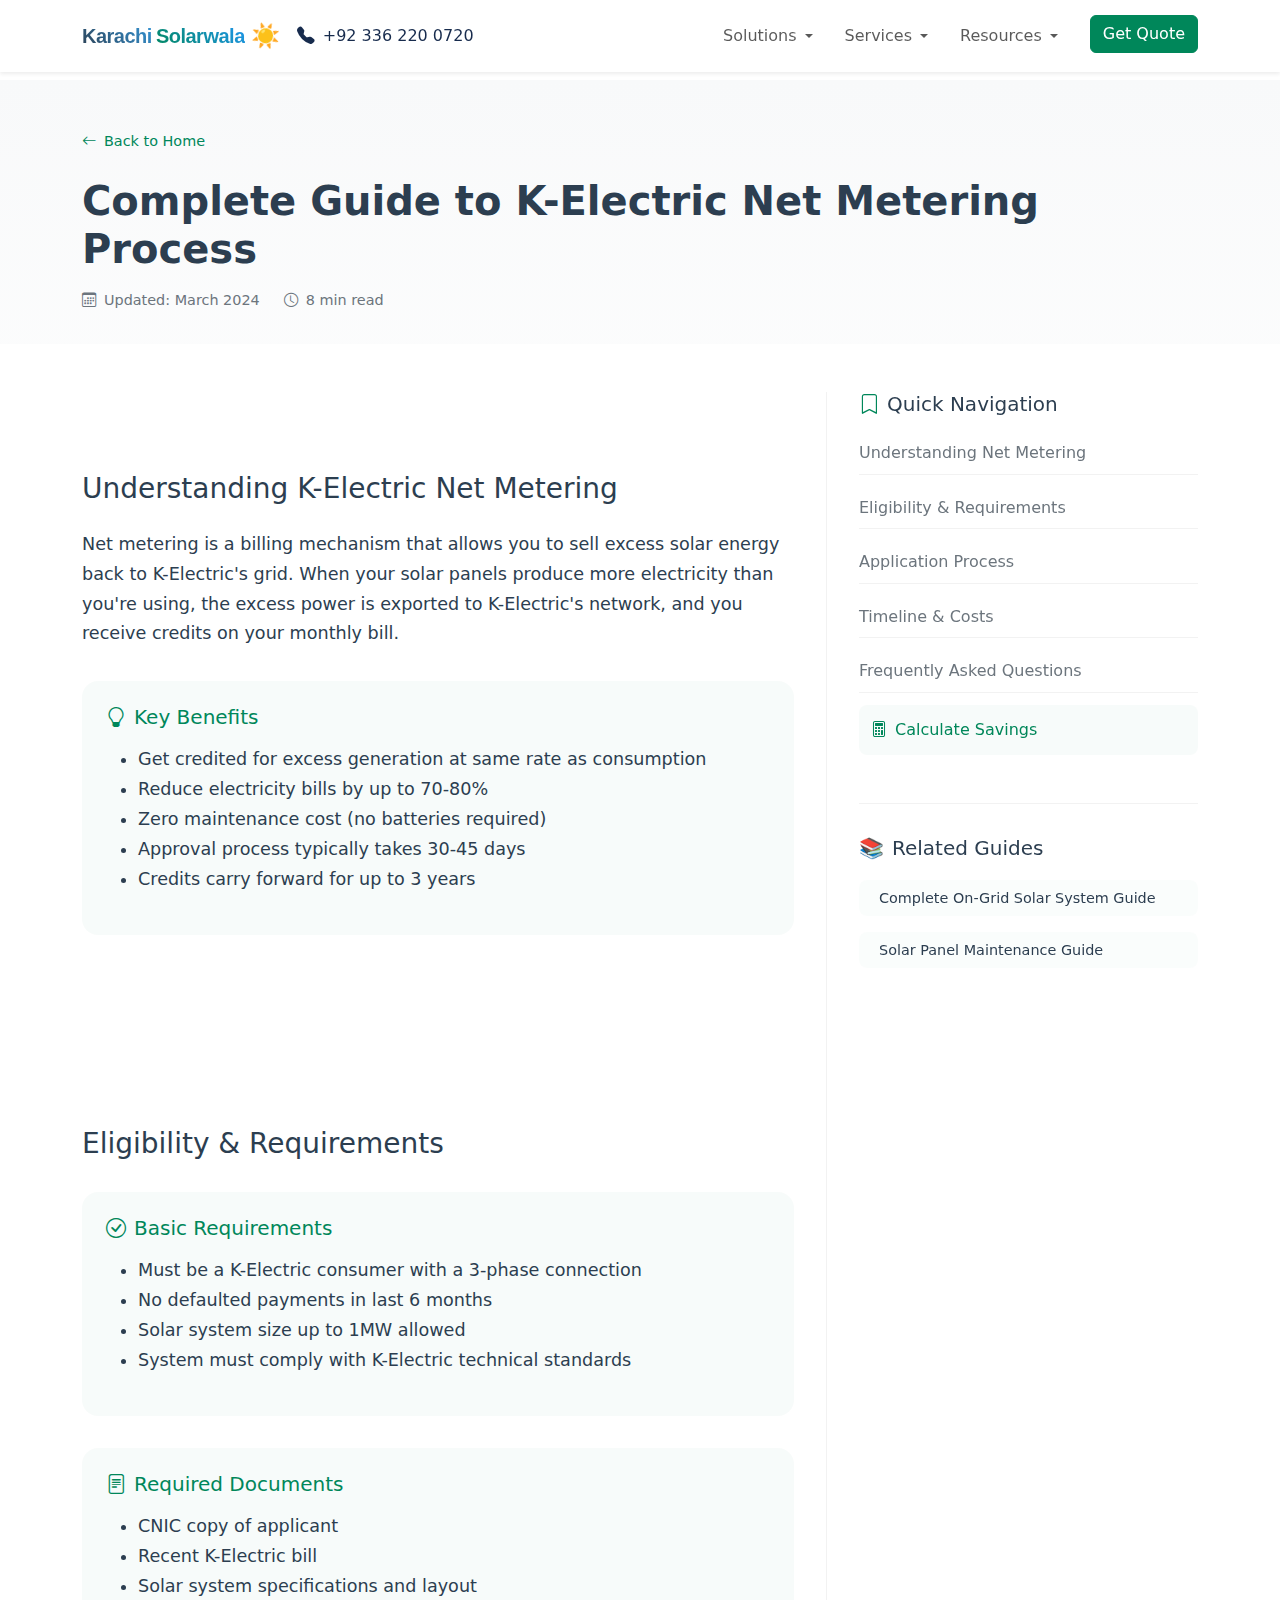
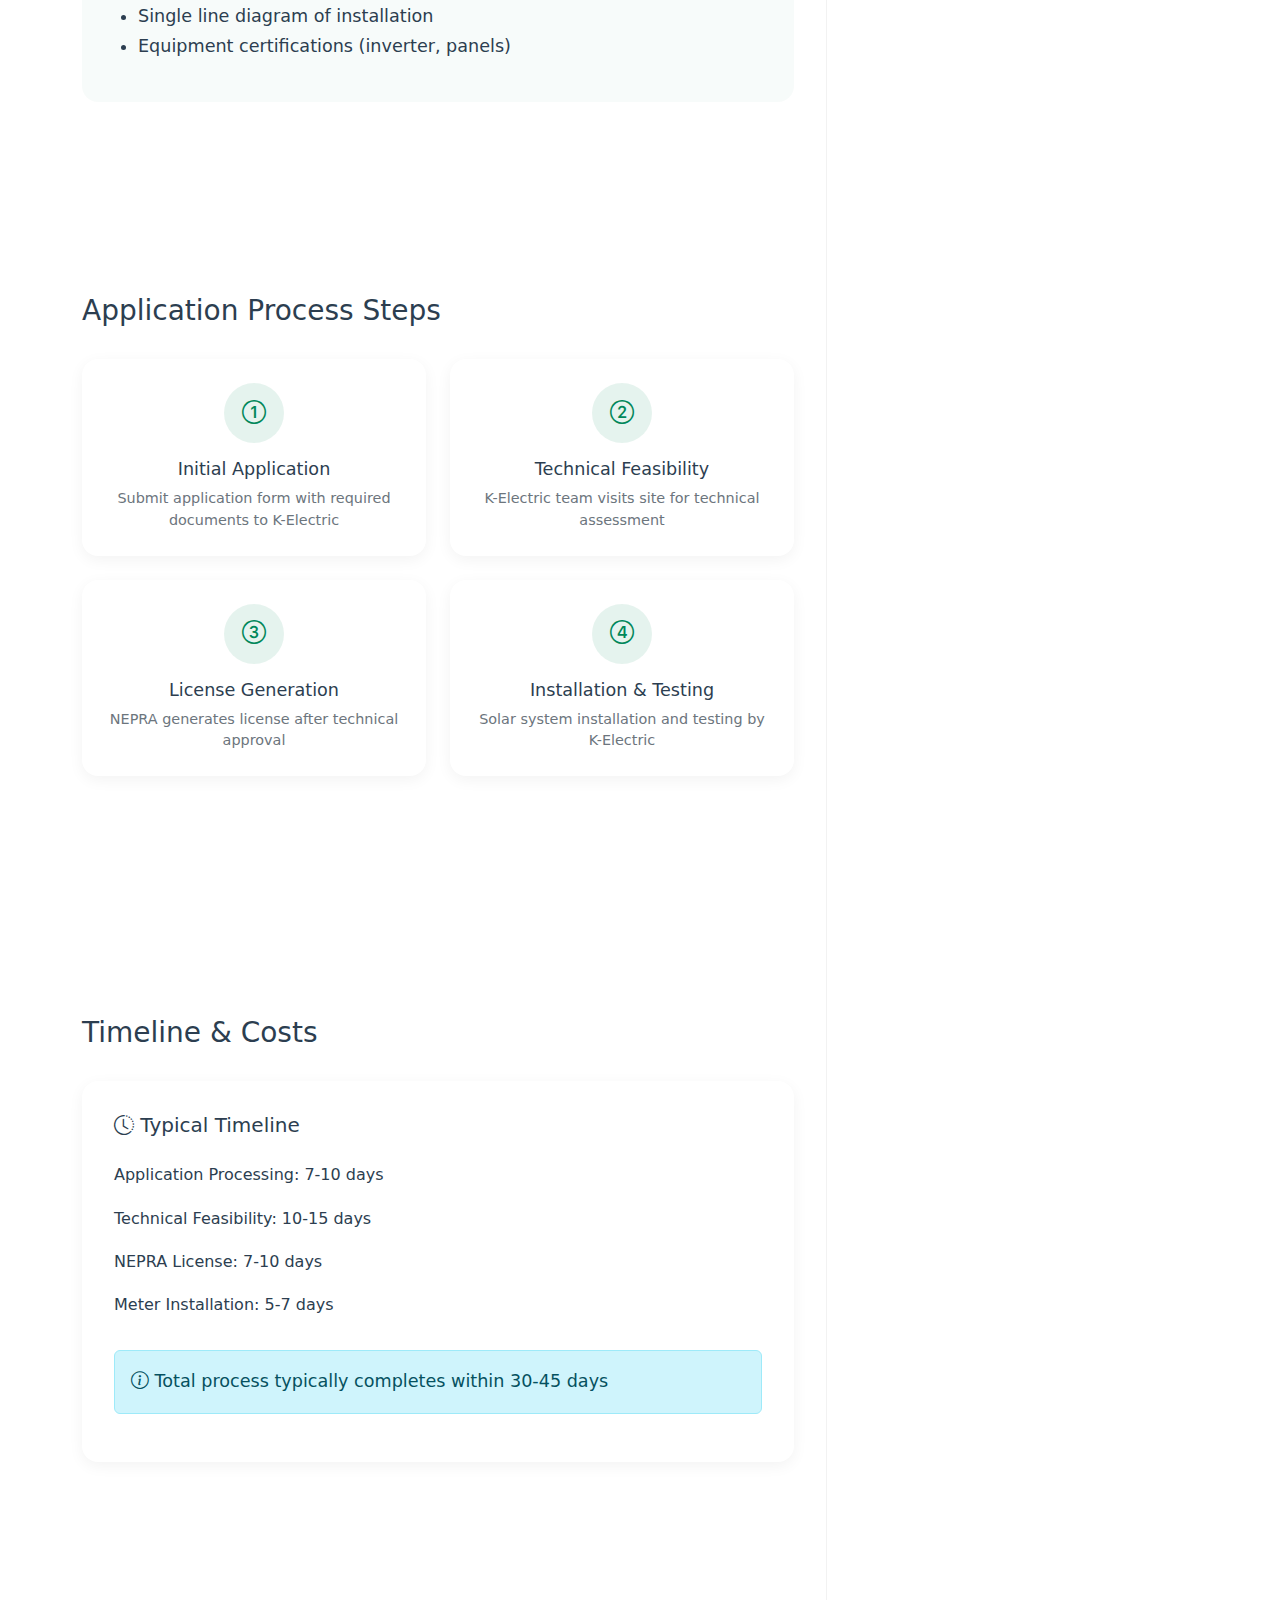
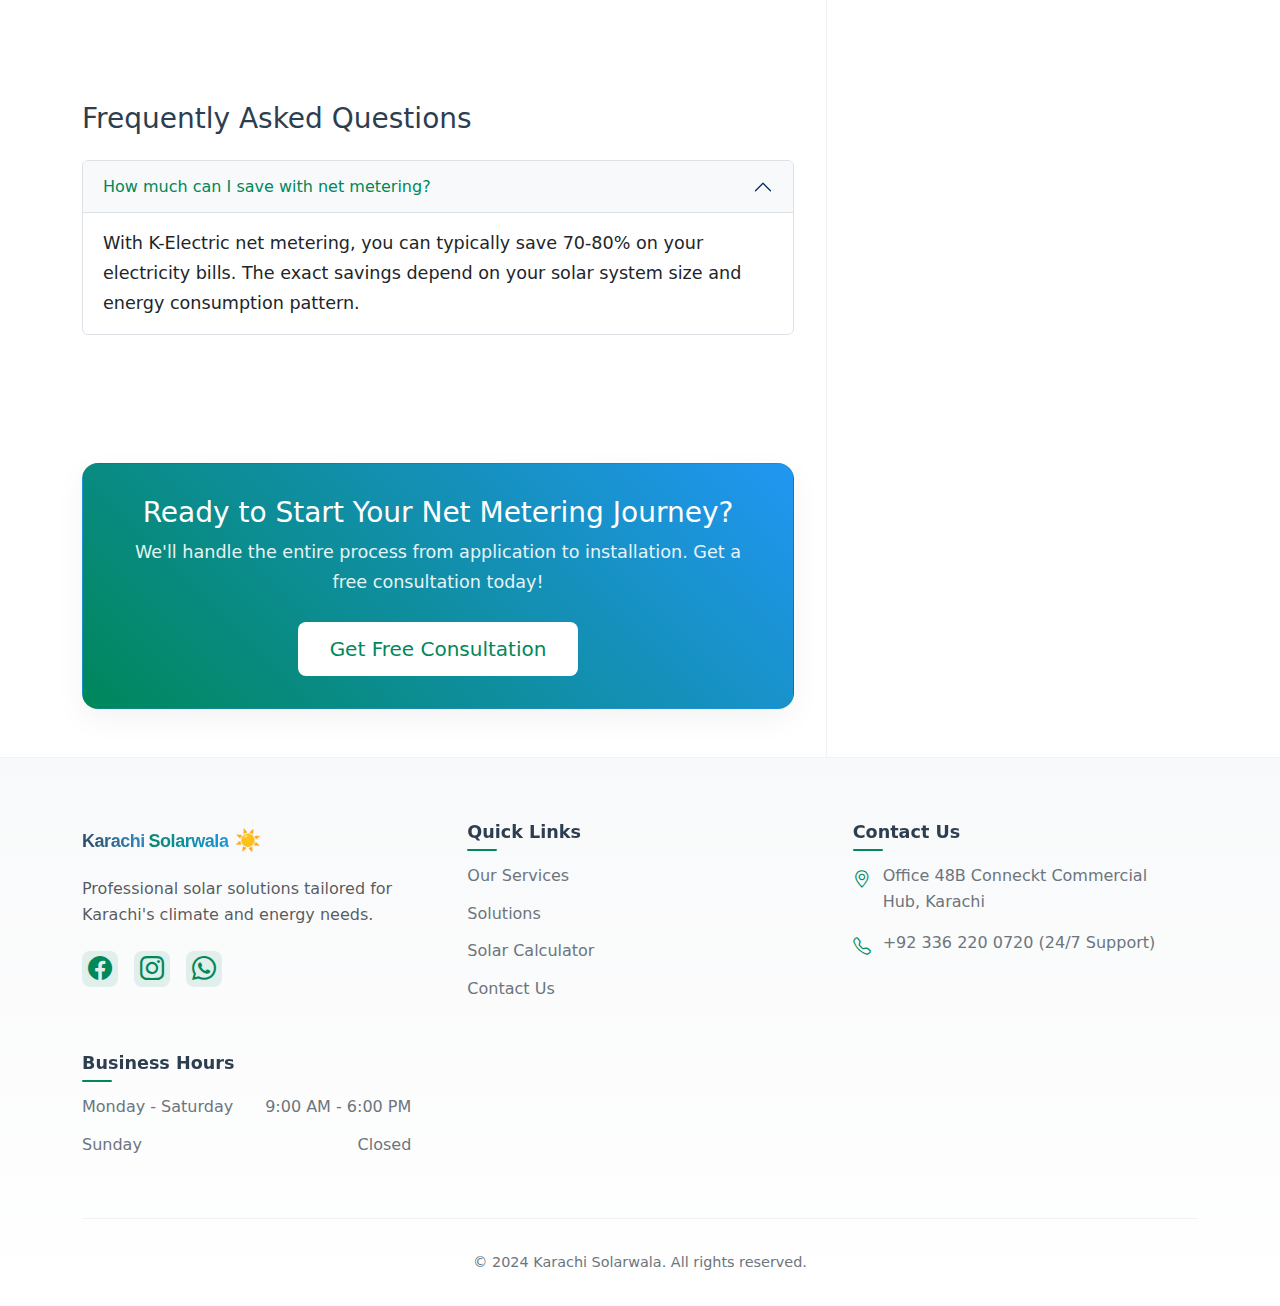
<file: blog/ke-net-metering-process.html>
<!DOCTYPE html>
<html lang="en">
<head>
    <meta charset="UTF-8">
    <meta name="viewport" content="width=device-width, initial-scale=1.0">
    
    <!-- Enhanced SEO Meta Tags -->
    <title>K-Electric Net Metering Guide 2024 | Complete Process & Requirements</title>
    <meta name="description" content="Step-by-step guide to K-Electric net metering application process. Learn about requirements, documentation, and timeline for solar net metering in Karachi.">
    <meta name="keywords" content="k-electric net metering, ke net metering process, solar net metering karachi, ke solar application, net metering documents karachi">
    
    <!-- Open Graph Tags -->
    <meta property="og:title" content="K-Electric Net Metering Guide 2024 | Application Process">
    <meta property="og:description" content="Complete guide to K-Electric net metering process. Learn about requirements, documentation, and timeline for solar net metering in Karachi.">
    <meta property="og:image" content="../images/ke-net-metering-guide.jpg">
    <meta property="og:url" content="https://karachisolarwala.com/blog/ke-net-metering-process.html">
    <meta property="og:type" content="article">
    
    <!-- Twitter Card Tags -->
    <meta name="twitter:card" content="summary_large_image">
    <meta name="twitter:title" content="K-Electric Net Metering Guide 2024">
    <meta name="twitter:description" content="Step-by-step guide to K-Electric net metering application and approval process.">
    <meta name="twitter:image" content="../images/ke-net-metering-guide.jpg">
    
    <!-- Article Specific Meta -->
    <meta property="article:published_time" content="2024-03-15">
    <meta property="article:modified_time" content="2024-03-15">
    <meta property="article:author" content="Karachi Solarwala">
    <meta property="article:section" content="Solar Guide">
    <meta property="article:tag" content="net metering">
    <meta property="article:tag" content="k-electric">
    <meta property="article:tag" content="solar application">
    
    <!-- Canonical URL -->
    <link rel="canonical" href="https://karachisolarwala.com/blog/ke-net-metering-process.html">
    
    <!-- CSS Links -->
    <link href="https://cdn.jsdelivr.net/npm/bootstrap@5.3.2/dist/css/bootstrap.min.css" rel="stylesheet">
    <link rel="stylesheet" href="../css/style.css">
    <link rel="stylesheet" href="https://cdn.jsdelivr.net/npm/bootstrap-icons@1.11.3/font/bootstrap-icons.css">
</head>
<body>
    <!-- Navigation -->
    <nav class="navbar navbar-expand-lg fixed-top bg-white shadow-sm">
        <div class="container">
            <a class="navbar-brand" href="../index.html">
                <div class="logo">
                    <span class="logo-text">Karachi</span>
                    <span class="logo-text accent">Solarwala</span>
                    <span class="logo-icon">☀️</span>
                </div>
            </a>
            <div class="d-flex align-items-center">
                <a href="tel:+923362200720" class="header-phone d-none d-lg-flex">
                    <i class="bi bi-telephone-fill"></i>
                    +92 336 220 0720
                </a>
                <a href="tel:+923362200720" class="header-phone-mobile d-lg-none">
                    <i class="bi bi-telephone-fill"></i>
                    Call Now
                </a>
                <button class="navbar-toggler" type="button" data-bs-toggle="collapse" data-bs-target="#navbarNav">
                    <span class="navbar-toggler-icon"></span>
                </button>
            </div>
            <div class="collapse navbar-collapse" id="navbarNav">
                <ul class="navbar-nav ms-auto">
                    <li class="nav-item dropdown">
                        <a class="nav-link dropdown-toggle" href="#" role="button" data-bs-toggle="dropdown">
                            Solutions
                        </a>
                        <ul class="dropdown-menu">
                            <li><a class="dropdown-item" href="../index.html#solutions">Residential Solutions</a></li>
                            <li><a class="dropdown-item" href="../index.html#solutions">Commercial Solutions</a></li>
                        </ul>
                    </li>
                    <li class="nav-item dropdown">
                        <a class="nav-link dropdown-toggle" href="#" role="button" data-bs-toggle="dropdown">
                            Services
                        </a>
                        <ul class="dropdown-menu">
                            <li><a class="dropdown-item" href="../index.html#services">Installation</a></li>
                            <li><a class="dropdown-item" href="../index.html#services">Maintenance</a></li>
                            <li><a class="dropdown-item" href="../index.html#services">Consultation</a></li>
                        </ul>
                    </li>
                    <li class="nav-item dropdown">
                        <a class="nav-link dropdown-toggle" href="#" role="button" data-bs-toggle="dropdown">
                            Resources
                        </a>
                        <ul class="dropdown-menu">
                            <li><a class="dropdown-item" href="../index.html#calculator">Solar Calculator</a></li>
                            <li><a class="dropdown-item" href="../index.html#packages">Solar Packages</a></li>
                            <li><hr class="dropdown-divider"></li>
                            <li><h6 class="dropdown-header">Solar Guides</h6></li>
                            <li><a class="dropdown-item" href="on-grid-guide.html">On-Grid Solar Guide</a></li>
                            <li><a class="dropdown-item" href="ke-net-metering-process.html">K-Electric Net Metering Guide</a></li>
                            <li><a class="dropdown-item" href="solar-panel-maintenance.html">Solar Panel Maintenance Guide</a></li>
                        </ul>
                    </li>
                    <li class="nav-item">
                        <a class="btn btn-primary ms-lg-3" href="../index.html#contact">Get Quote</a>
                    </li>
                </ul>
            </div>
        </div>
    </nav>

    <main>
        <article class="blog-post" itemscope itemtype="http://schema.org/Article">
            <div class="blog-header">
                <div class="container">
                    <a href="../index.html" class="back-link">
                        <i class="bi bi-arrow-left"></i> Back to Home
                    </a>
                    <h1 itemprop="headline">Complete Guide to K-Electric Net Metering Process</h1>
                    <div class="blog-meta">
                        <span itemprop="dateModified"><i class="bi bi-calendar3"></i> Updated: March 2024</span>
                        <span><i class="bi bi-clock"></i> 8 min read</span>
                        <meta itemprop="author" content="Karachi Solarwala">
                    </div>
                </div>
            </div>

            <div class="container">
                <div class="row">
                    <div class="col-lg-8 blog-content">
                        <div itemprop="articleBody">
                            <section id="introduction">
                                <h2>Understanding K-Electric Net Metering</h2>
                                <p>Net metering is a billing mechanism that allows you to sell excess solar energy back to K-Electric's grid. When your solar panels produce more electricity than you're using, the excess power is exported to K-Electric's network, and you receive credits on your monthly bill.</p>
                                
                                <div class="info-box">
                                    <h5><i class="bi bi-lightbulb"></i> Key Benefits</h5>
                                    <ul>
                                        <li>Get credited for excess generation at same rate as consumption</li>
                                        <li>Reduce electricity bills by up to 70-80%</li>
                                        <li>Zero maintenance cost (no batteries required)</li>
                                        <li>Approval process typically takes 30-45 days</li>
                                        <li>Credits carry forward for up to 3 years</li>
                                    </ul>
                                </div>
                            </section>

                            <section id="requirements">
                                <h2>Eligibility & Requirements</h2>
                                <div class="info-box">
                                    <h5><i class="bi bi-check-circle"></i> Basic Requirements</h5>
                                    <ul>
                                        <li>Must be a K-Electric consumer with a 3-phase connection</li>
                                        <li>No defaulted payments in last 6 months</li>
                                        <li>Solar system size up to 1MW allowed</li>
                                        <li>System must comply with K-Electric technical standards</li>
                                    </ul>
                                </div>
                                
                                <div class="info-box mt-4">
                                    <h5><i class="bi bi-file-text"></i> Required Documents</h5>
                                    <ul>
                                        <li>CNIC copy of applicant</li>
                                        <li>Recent K-Electric bill</li>
                                        <li>Solar system specifications and layout</li>
                                        <li>Single line diagram of installation</li>
                                        <li>Equipment certifications (inverter, panels)</li>
                                    </ul>
                                </div>
                            </section>

                            <section id="process">
                                <h2>Application Process Steps</h2>
                                <div class="net-metering-steps">
                                    <div class="step-card">
                                        <div class="step-icon">
                                            <i class="bi bi-1-circle"></i>
                                        </div>
                                        <div class="step-content">
                                            <h6>Initial Application</h6>
                                            <p>Submit application form with required documents to K-Electric</p>
                                        </div>
                                    </div>

                                    <div class="step-card">
                                        <div class="step-icon">
                                            <i class="bi bi-2-circle"></i>
                                        </div>
                                        <div class="step-content">
                                            <h6>Technical Feasibility</h6>
                                            <p>K-Electric team visits site for technical assessment</p>
                                        </div>
                                    </div>

                                    <div class="step-card">
                                        <div class="step-icon">
                                            <i class="bi bi-3-circle"></i>
                                        </div>
                                        <div class="step-content">
                                            <h6>License Generation</h6>
                                            <p>NEPRA generates license after technical approval</p>
                                        </div>
                                    </div>

                                    <div class="step-card">
                                        <div class="step-icon">
                                            <i class="bi bi-4-circle"></i>
                                        </div>
                                        <div class="step-content">
                                            <h6>Installation & Testing</h6>
                                            <p>Solar system installation and testing by K-Electric</p>
                                        </div>
                                    </div>
                                </div>
                            </section>

                            <section id="timeline" class="mt-5">
                                <h2>Timeline & Costs</h2>
                                <div class="comparison-table">
                                    <h5><i class="bi bi-clock-history"></i> Typical Timeline</h5>
                                    <ul>
                                        <li>Application Processing: 7-10 days</li>
                                        <li>Technical Feasibility: 10-15 days</li>
                                        <li>NEPRA License: 7-10 days</li>
                                        <li>Meter Installation: 5-7 days</li>
                                    </ul>
                                    <div class="alert alert-info mt-3">
                                        <i class="bi bi-info-circle"></i>
                                        Total process typically completes within 30-45 days
                                    </div>
                                </div>
                            </section>

                            <section id="faq" class="mt-5">
                                <h2>Frequently Asked Questions</h2>
                                <div class="accordion" id="netMeteringFAQ">
                                    <div class="accordion-item">
                                        <h3 class="accordion-header">
                                            <button class="accordion-button" type="button" data-bs-toggle="collapse" data-bs-target="#faq1">
                                                How much can I save with net metering?
                                            </button>
                                        </h3>
                                        <div id="faq1" class="accordion-collapse collapse show">
                                            <div class="accordion-body">
                                                With K-Electric net metering, you can typically save 70-80% on your electricity bills. The exact savings depend on your solar system size and energy consumption pattern.
                                            </div>
                                        </div>
                                    </div>
                                    <!-- Add more FAQ items -->
                                </div>
                            </section>

                            <div class="cta-box mt-5">
                                <h3>Ready to Start Your Net Metering Journey?</h3>
                                <p>We'll handle the entire process from application to installation. Get a free consultation today!</p>
                                <a href="../index.html#contact" class="btn btn-primary btn-lg">
                                    Get Free Consultation
                                </a>
                            </div>
                        </div>
                    </div>

                    <div class="col-lg-4 blog-sidebar">
                        <aside class="sticky-sidebar">
                            <!-- Table of Contents -->
                            <div class="sidebar-widget">
                                <nav class="toc-wrapper">
                                    <div class="toc-header">
                                        <h2 class="toc-title">
                                            <i class="bi bi-bookmark"></i> Quick Navigation
                                        </h2>
                                    </div>
                                    <ol class="toc-list">
                                        <li><a href="#introduction">Understanding Net Metering</a></li>
                                        <li><a href="#requirements">Eligibility & Requirements</a></li>
                                        <li><a href="#process">Application Process</a></li>
                                        <li><a href="#timeline">Timeline & Costs</a></li>
                                        <li><a href="#faq">Frequently Asked Questions</a></li>
                                        <li>
                                            <a href="../index.html#calculator" class="highlight">
                                                <i class="bi bi-calculator"></i> Calculate Savings
                                            </a>
                                        </li>
                                    </ol>
                                </nav>
                            </div>

                            <!-- Related Articles -->
                            <div class="sidebar-widget d-none d-lg-block">
                                <h3>Related Guides</h3>
                                <ul class="related-posts">
                                    <li>
                                        <a href="on-grid-guide.html">
                                            Complete On-Grid Solar System Guide
                                        </a>
                                    </li>
                                    <li>
                                        <a href="solar-panel-maintenance.html">
                                            Solar Panel Maintenance Guide
                                        </a>
                                    </li>
                                </ul>
                            </div>
                        </aside>
                    </div>
                </div>
            </div>
        </article>
    </main>

    <!-- Footer -->
    <footer class="site-footer">
        <div class="container">
            <div class="footer-content">
                <!-- Company Info -->
                <div class="footer-section">
                    <div class="footer-brand mb-4">
                        <div class="logo">
                            <span class="logo-text">Karachi</span>
                            <span class="logo-text accent">Solarwala</span>
                            <span class="logo-icon">☀️</span>
                        </div>
                        <p class="mt-3 text-muted">Professional solar solutions tailored for Karachi's climate and energy needs.</p>
                    </div>
                    <div class="social-links">
                        <a href="#" class="social-link"><i class="bi bi-facebook"></i></a>
                        <a href="#" class="social-link"><i class="bi bi-instagram"></i></a>
                        <a href="#" class="social-link"><i class="bi bi-whatsapp"></i></a>
                    </div>
                </div>

                <!-- Quick Links -->
                <div class="footer-section">
                    <h5 class="footer-title">Quick Links</h5>
                    <ul class="footer-links">
                        <li><a href="../index.html#services">Our Services</a></li>
                        <li><a href="../index.html#solutions">Solutions</a></li>
                        <li><a href="../index.html#calculator">Solar Calculator</a></li>
                        <li><a href="../index.html#contact">Contact Us</a></li>
                    </ul>
                </div>

                <!-- Contact Info -->
                <div class="footer-section">
                    <h5 class="footer-title">Contact Us</h5>
                    <ul class="contact-info">
                        <li>
                            <i class="bi bi-geo-alt"></i>
                            <span>Office 48B Conneckt Commercial Hub, Karachi</span>
                        </li>
                        <li>
                            <i class="bi bi-telephone"></i>
                            <span>+92 336 220 0720 (24/7 Support)</span>
                        </li>
                    </ul>
                </div>

                <!-- Business Hours -->
                <div class="footer-section">
                    <h5 class="footer-title">Business Hours</h5>
                    <ul class="business-hours">
                        <li>
                            <span class="day">Monday - Saturday</span>
                            <span class="hours">9:00 AM - 6:00 PM</span>
                        </li>
                        <li>
                            <span class="day">Sunday</span>
                            <span class="hours">Closed</span>
                        </li>
                    </ul>
                </div>
            </div>

            <!-- Copyright -->
            <div class="footer-bottom">
                <div class="copyright">
                    <p>© 2024 Karachi Solarwala. All rights reserved.</p>
                </div>
            </div>
        </div>
    </footer>

    <!-- Schema.org Markup -->
    <script type="application/ld+json">
    {
        "@context": "http://schema.org",
        "@type": "Article",
        "headline": "Complete Guide to K-Electric Net Metering Process",
        "image": "../images/ke-net-metering-guide.jpg",
        "author": {
            "@type": "Organization",
            "name": "Karachi Solarwala"
        },
        "publisher": {
            "@type": "Organization",
            "name": "Karachi Solarwala",
            "logo": {
                "@type": "ImageObject",
                "url": "../images/logo.png"
            }
        },
        "datePublished": "2024-03-15",
        "dateModified": "2024-03-15",
        "description": "Step-by-step guide to K-Electric net metering application process. Learn about requirements, documentation, and timeline.",
        "mainEntityOfPage": {
            "@type": "WebPage",
            "@id": "https://karachisolarwala.com/blog/ke-net-metering-process.html"
        }
    }
    </script>
</body>
</html>
</file>
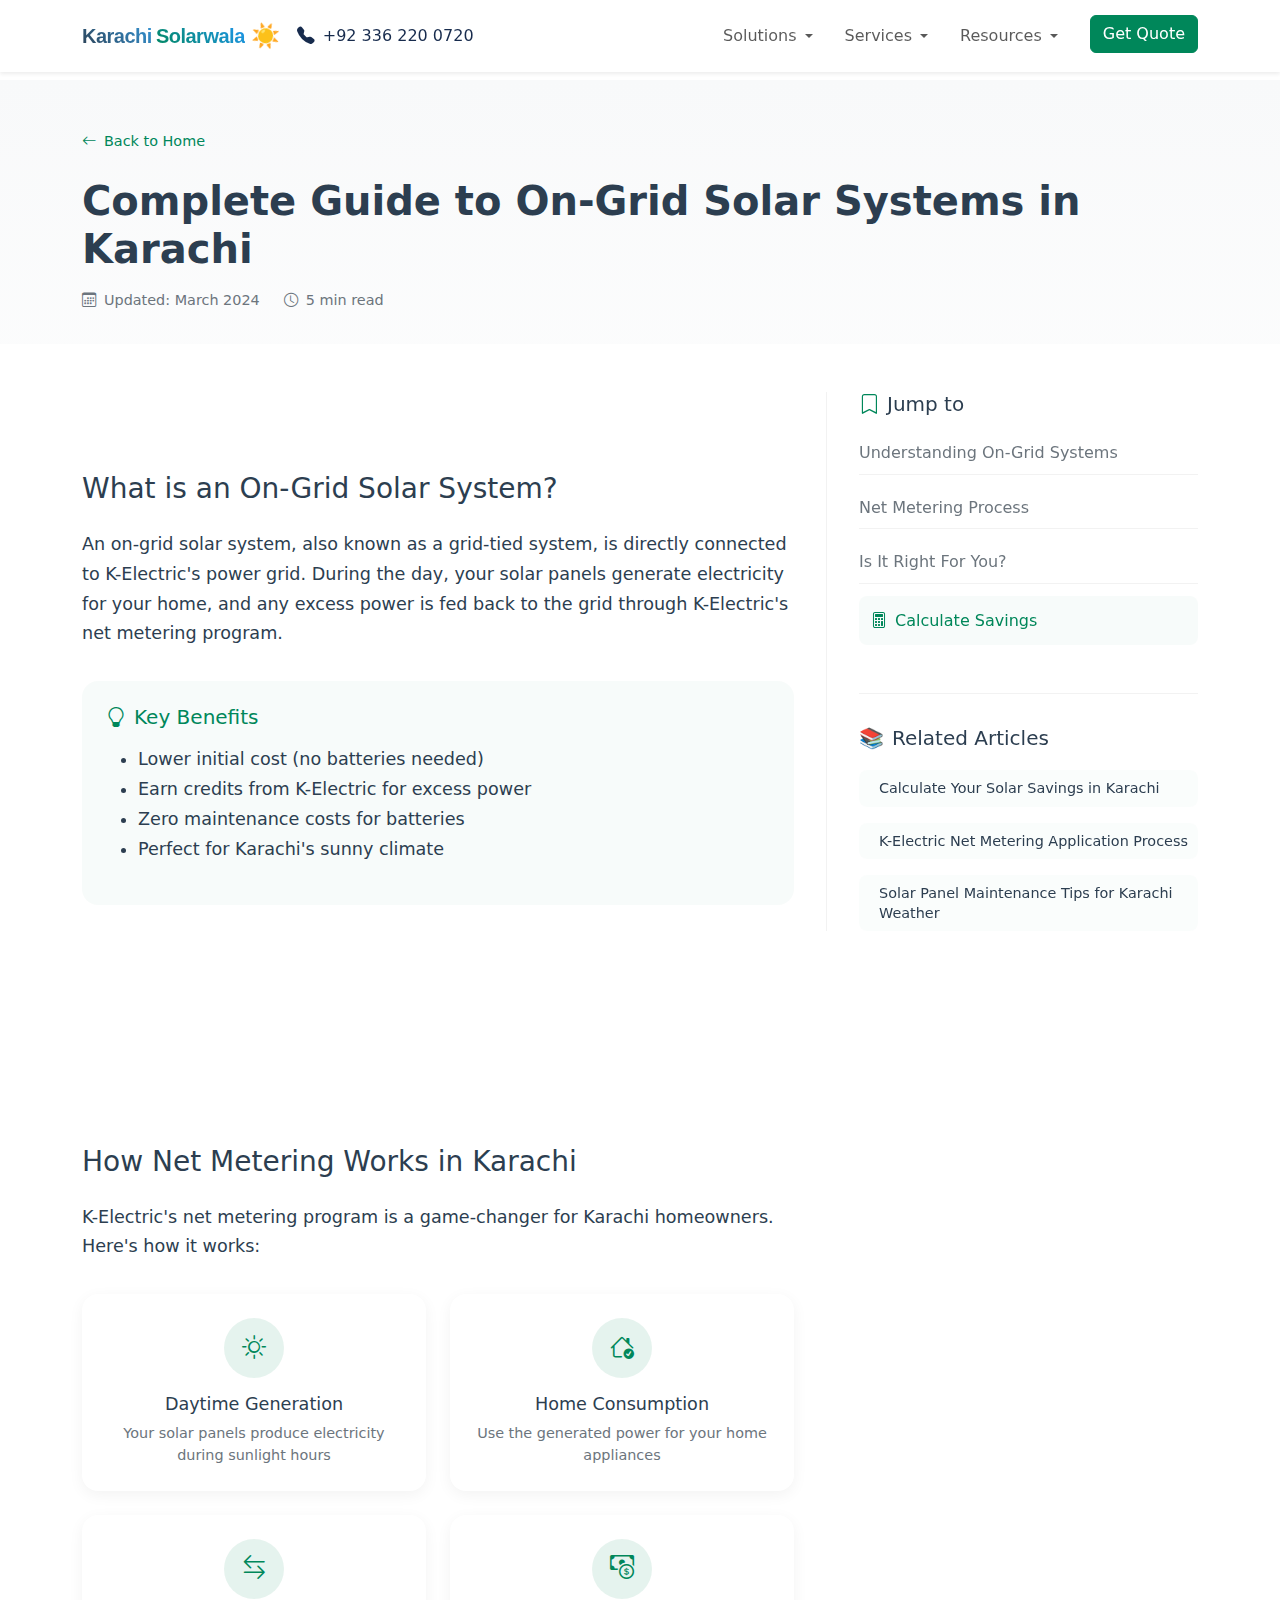
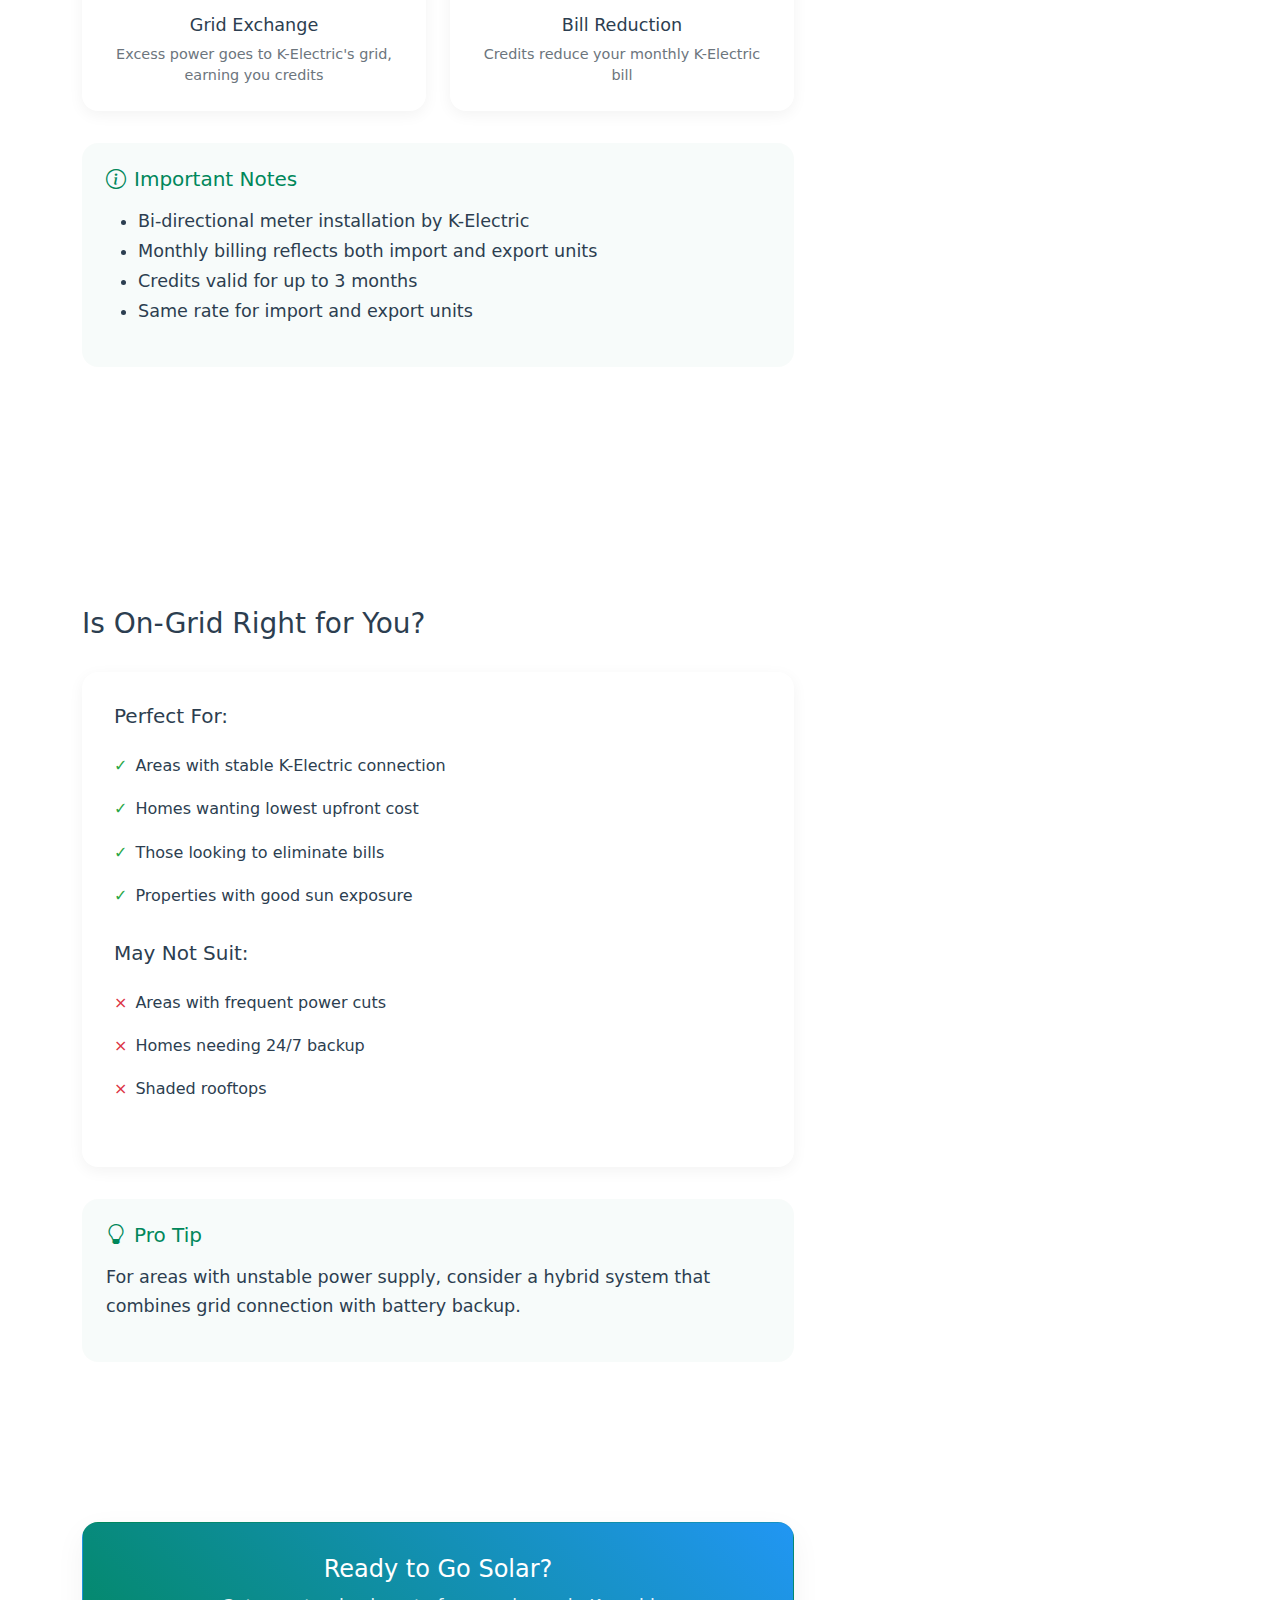
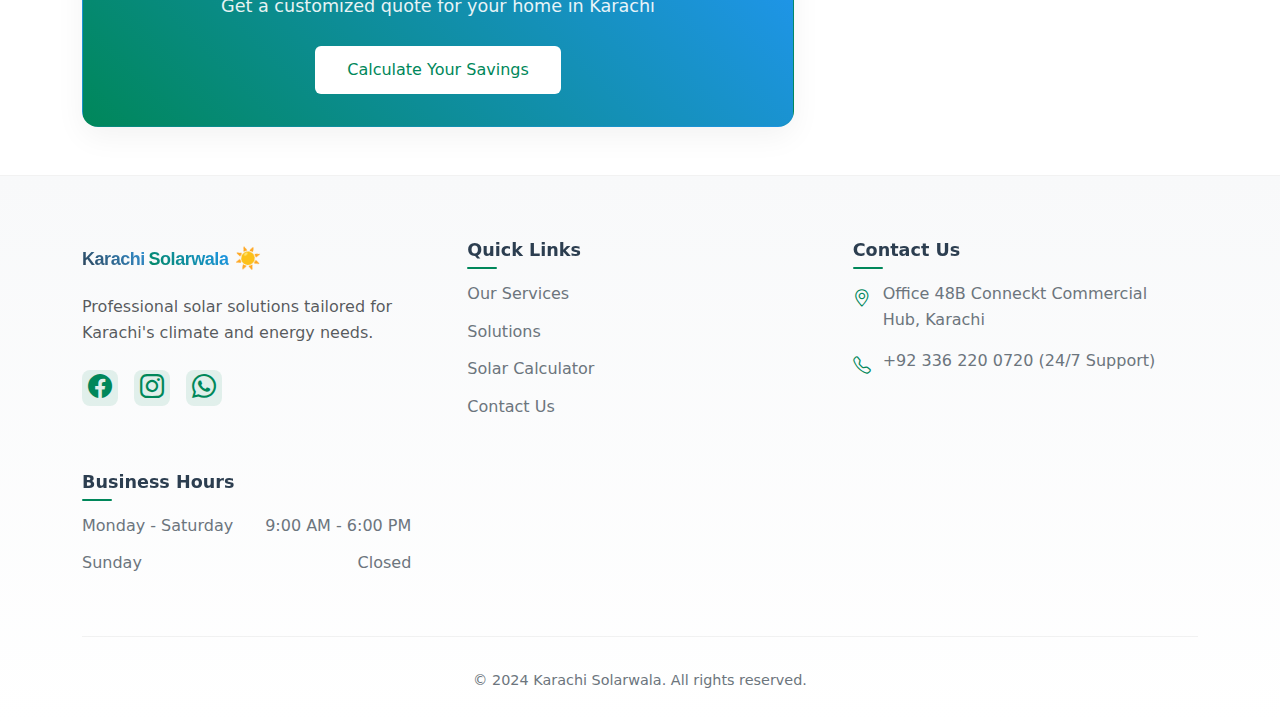
<file: blog/on-grid-guide.html>
<!DOCTYPE html>
<html lang="en">
<head>
    <meta charset="UTF-8">
    <meta name="viewport" content="width=device-width, initial-scale=1.0">
    
    <!-- Enhanced SEO Meta Tags -->
    <title>On-Grid Solar System Guide Karachi | K-Electric Net Metering 2024</title>
    <meta name="description" content="Complete guide to on-grid solar systems in Karachi. Learn about K-Electric net metering, savings, installation process, and benefits. Updated for 2024 regulations.">
    <meta name="keywords" content="on-grid solar system karachi, k-electric net metering, solar panels karachi, solar installation dha karachi, ke net metering process, solar system price karachi">
    
    <!-- Open Graph Tags -->
    <meta property="og:title" content="On-Grid Solar System Guide Karachi | K-Electric Net Metering 2024">
    <meta property="og:description" content="Complete guide to on-grid solar systems in Karachi. Learn about K-Electric net metering, savings, and benefits. Updated for 2024.">
    <meta property="og:image" content="../images/on-grid-solar-guide.jpg">
    <meta property="og:url" content="https://karachisolarwala.com/blog/on-grid-guide.html">
    <meta property="og:type" content="article">
    
    <!-- Twitter Card Tags -->
    <meta name="twitter:card" content="summary_large_image">
    <meta name="twitter:title" content="On-Grid Solar System Guide Karachi 2024">
    <meta name="twitter:description" content="Complete guide to K-Electric net metering and on-grid solar systems in Karachi. Updated for 2024.">
    <meta name="twitter:image" content="../images/on-grid-solar-guide.jpg">
    
    <!-- Article Specific Meta -->
    <meta property="article:published_time" content="2024-03-15">
    <meta property="article:modified_time" content="2024-03-15">
    <meta property="article:author" content="Karachi Solarwala">
    <meta property="article:section" content="Solar Guide">
    <meta property="article:tag" content="solar installation">
    <meta property="article:tag" content="net metering">
    <meta property="article:tag" content="k-electric">
    
    <!-- Canonical URL -->
    <link rel="canonical" href="https://karachisolarwala.com/blog/on-grid-guide.html">
    
    <!-- Existing CSS Links -->
    <link href="https://cdn.jsdelivr.net/npm/bootstrap@5.3.2/dist/css/bootstrap.min.css" rel="stylesheet">
    <link rel="stylesheet" href="../css/style.css">
    <link rel="stylesheet" href="https://cdn.jsdelivr.net/npm/bootstrap-icons@1.11.3/font/bootstrap-icons.css">
    <link href="https://fonts.googleapis.com/css2?family=Noto+Nastaliq+Urdu:wght@400;700&display=swap" rel="stylesheet">
</head>
<body>
    <!-- Navigation -->
    <nav class="navbar navbar-expand-lg fixed-top bg-white shadow-sm">
        <div class="container">
            <a class="navbar-brand" href="../index.html">
                <div class="logo">
                    <span class="logo-text">Karachi</span>
                    <span class="logo-text accent">Solarwala</span>
                    <span class="logo-icon">☀️</span>
                </div>
            </a>
            <div class="d-flex align-items-center">
                <a href="tel:+923362200720" class="header-phone d-none d-lg-flex">
                    <i class="bi bi-telephone-fill"></i>
                    +92 336 220 0720
                </a>
                <a href="tel:+923362200720" class="header-phone-mobile d-lg-none">
                    <i class="bi bi-telephone-fill"></i>
                    Call Now
                </a>
                <button class="navbar-toggler" type="button" data-bs-toggle="collapse" data-bs-target="#navbarNav">
                    <span class="navbar-toggler-icon"></span>
                </button>
            </div>
            <div class="collapse navbar-collapse" id="navbarNav">
                <ul class="navbar-nav ms-auto">
                    <li class="nav-item dropdown">
                        <a class="nav-link dropdown-toggle" href="#" role="button" data-bs-toggle="dropdown">
                            Solutions
                        </a>
                        <ul class="dropdown-menu">
                            <li><a class="dropdown-item" href="../index.html#solutions">Residential Solutions</a></li>
                            <li><a class="dropdown-item" href="../index.html#solutions">Commercial Solutions</a></li>
                        </ul>
                    </li>
                    <li class="nav-item dropdown">
                        <a class="nav-link dropdown-toggle" href="#" role="button" data-bs-toggle="dropdown">
                            Services
                        </a>
                        <ul class="dropdown-menu">
                            <li><a class="dropdown-item" href="../index.html#services">Installation</a></li>
                            <li><a class="dropdown-item" href="../index.html#services">Maintenance</a></li>
                            <li><a class="dropdown-item" href="../index.html#services">Consultation</a></li>
                        </ul>
                    </li>
                    <li class="nav-item dropdown">
                        <a class="nav-link dropdown-toggle" href="#" role="button" data-bs-toggle="dropdown">
                            Resources
                        </a>
                        <ul class="dropdown-menu">
                            <li><a class="dropdown-item" href="../index.html#calculator">Solar Calculator</a></li>
                            <li><a class="dropdown-item" href="../index.html#packages">Solar Packages</a></li>
                            <li><hr class="dropdown-divider"></li>
                            <li><h6 class="dropdown-header">Solar Guides</h6></li>
                            <li><a class="dropdown-item" href="on-grid-guide.html">On-Grid Solar Guide</a></li>
                            <li><a class="dropdown-item" href="ke-net-metering-process.html">K-Electric Net Metering Guide</a></li>
                            <li><a class="dropdown-item" href="solar-panel-maintenance.html">Solar Panel Maintenance Guide</a></li>
                        </ul>
                    </li>
                    <li class="nav-item">
                        <a class="btn btn-primary ms-lg-3" href="../index.html#contact">Get Quote</a>
                    </li>
                </ul>
            </div>
        </div>
    </nav>

    <!-- Rest of your blog content -->
    <main>
        <article class="blog-post" itemscope itemtype="http://schema.org/Article">
            <div class="blog-header">
                <div class="container">
                    <a href="../index.html" class="back-link">
                        <i class="bi bi-arrow-left"></i> Back to Home
                    </a>
                    <h1 itemprop="headline">Complete Guide to On-Grid Solar Systems in Karachi</h1>
                    <div class="blog-meta">
                        <span itemprop="dateModified"><i class="bi bi-calendar3"></i> Updated: March 2024</span>
                        <span><i class="bi bi-clock"></i> 5 min read</span>
                        <meta itemprop="author" content="Karachi Solarwala">
                    </div>
                </div>
            </div>

            <div class="container">
                <div class="row justify-content-center">
                    <div class="col-lg-8">
                        <div class="blog-content" itemprop="articleBody">
                            <section id="what-is-ongrid" class="mb-5">
                                <h2>What is an On-Grid Solar System?</h2>
                                <p>An on-grid solar system, also known as a grid-tied system, is directly connected to K-Electric's power grid. During the day, your solar panels generate electricity for your home, and any excess power is fed back to the grid through K-Electric's net metering program.</p>
                                
                                <div class="info-box">
                                    <h5><i class="bi bi-lightbulb"></i> Key Benefits</h5>
                                    <ul>
                                        <li>Lower initial cost (no batteries needed)</li>
                                        <li>Earn credits from K-Electric for excess power</li>
                                        <li>Zero maintenance costs for batteries</li>
                                        <li>Perfect for Karachi's sunny climate</li>
                                    </ul>
                                </div>
                            </section>

                            <section id="net-metering" class="mb-5">
                                <h2>How Net Metering Works in Karachi</h2>
                                <p class="mb-4">K-Electric's net metering program is a game-changer for Karachi homeowners. Here's how it works:</p>
                                
                                <div class="net-metering-steps">
                                    <div class="step-card">
                                        <div class="step-icon">
                                            <i class="bi bi-sun"></i>
                                        </div>
                                        <div class="step-content">
                                            <h6>Daytime Generation</h6>
                                            <p>Your solar panels produce electricity during sunlight hours</p>
                                        </div>
                                    </div>

                                    <div class="step-card">
                                        <div class="step-icon">
                                            <i class="bi bi-house-check"></i>
                                        </div>
                                        <div class="step-content">
                                            <h6>Home Consumption</h6>
                                            <p>Use the generated power for your home appliances</p>
                                        </div>
                                    </div>

                                    <div class="step-card">
                                        <div class="step-icon">
                                            <i class="bi bi-arrow-left-right"></i>
                                        </div>
                                        <div class="step-content">
                                            <h6>Grid Exchange</h6>
                                            <p>Excess power goes to K-Electric's grid, earning you credits</p>
                                        </div>
                                    </div>

                                    <div class="step-card">
                                        <div class="step-icon">
                                            <i class="bi bi-cash-coin"></i>
                                        </div>
                                        <div class="step-content">
                                            <h6>Bill Reduction</h6>
                                            <p>Credits reduce your monthly K-Electric bill</p>
                                        </div>
                                    </div>
                                </div>

                                <div class="info-box mt-4">
                                    <h5><i class="bi bi-info-circle"></i> Important Notes</h5>
                                    <ul>
                                        <li>Bi-directional meter installation by K-Electric</li>
                                        <li>Monthly billing reflects both import and export units</li>
                                        <li>Credits valid for up to 3 months</li>
                                        <li>Same rate for import and export units</li>
                                    </ul>
                                </div>
                            </section>

                            <section id="is-it-right" class="mb-5">
                                <h2>Is On-Grid Right for You?</h2>
                                <div class="comparison-table">
                                    <h5>Perfect For:</h5>
                                    <ul class="pros">
                                        <li>Areas with stable K-Electric connection</li>
                                        <li>Homes wanting lowest upfront cost</li>
                                        <li>Those looking to eliminate bills</li>
                                        <li>Properties with good sun exposure</li>
                                    </ul>
                                    
                                    <h5>May Not Suit:</h5>
                                    <ul class="cons">
                                        <li>Areas with frequent power cuts</li>
                                        <li>Homes needing 24/7 backup</li>
                                        <li>Shaded rooftops</li>
                                    </ul>
                                </div>

                                <div class="info-box mt-4">
                                    <h5><i class="bi bi-lightbulb"></i> Pro Tip</h5>
                                    <p>For areas with unstable power supply, consider a hybrid system that combines grid connection with battery backup.</p>
                                </div>
                            </section>

                            <div class="cta-box">
                                <h4>Ready to Go Solar?</h4>
                                <p>Get a customized quote for your home in Karachi</p>
                                <a href="../index.html#calculator" class="btn btn-primary">Calculate Your Savings</a>
                            </div>

                            <div class="mobile-related-posts d-lg-none">
                                <h3>Related Articles</h3>
                                <ul class="related-posts">
                                    <li>
                                        <a href="solar-savings-calculator.html">
                                            Calculate Your Solar Savings in Karachi
                                        </a>
                                    </li>
                                    <li>
                                        <a href="ke-net-metering-process.html">
                                            K-Electric Net Metering Application Process
                                        </a>
                                    </li>
                                    <li>
                                        <a href="solar-panel-maintenance.html">
                                            Solar Panel Maintenance Tips for Karachi Weather
                                        </a>
                                    </li>
                                </ul>
                            </div>
                        </div>
                    </div>

                    <div class="col-lg-4">
                        <aside class="blog-sidebar">
                            <!-- Table of Contents -->
                            <div class="sidebar-widget">
                                <nav class="toc-wrapper">
                                    <div class="toc-header">
                                        <h2 class="toc-title">
                                            <i class="bi bi-bookmark"></i> Jump to
                                        </h2>
                                    </div>
                                    <ol class="toc-list">
                                        <li>
                                            <a href="#what-is-ongrid">Understanding On-Grid Systems</a>
                                        </li>
                                        <li>
                                            <a href="#net-metering">Net Metering Process</a>
                                        </li>
                                        <li>
                                            <a href="#is-it-right">Is It Right For You?</a>
                                        </li>
                                        <li>
                                            <a href="#calculator" class="highlight">
                                                <i class="bi bi-calculator"></i> Calculate Savings
                                            </a>
                                        </li>
                                    </ol>
                                </nav>
                            </div>

                            <!-- Related Articles (hidden on mobile) -->
                            <div class="sidebar-widget d-none d-lg-block">
                                <h3>Related Articles</h3>
                                <ul class="related-posts">
                                    <li>
                                        <a href="solar-savings-calculator.html">
                                            Calculate Your Solar Savings in Karachi
                                        </a>
                                    </li>
                                    <li>
                                        <a href="ke-net-metering-process.html">
                                            K-Electric Net Metering Application Process
                                        </a>
                                    </li>
                                    <li>
                                        <a href="solar-panel-maintenance.html">
                                            Solar Panel Maintenance Tips for Karachi Weather
                                        </a>
                                    </li>
                                </ul>
                            </div>
                        </aside>
                    </div>
                </div>
            </div>
        </article>
    </main>

    <!-- Same Footer as index.html -->
    <footer class="site-footer">
        <div class="container">
            <div class="footer-content">
                <!-- Company Info -->
                <div class="footer-section">
                    <div class="footer-brand mb-4">
                        <div class="logo">
                            <span class="logo-text">Karachi</span>
                            <span class="logo-text accent">Solarwala</span>
                            <span class="logo-icon">☀️</span>
                        </div>
                        <p class="mt-3 text-muted">Professional solar solutions tailored for Karachi's climate and energy needs.</p>
                    </div>
                    <div class="social-links">
                        <a href="#" class="social-link"><i class="bi bi-facebook"></i></a>
                        <a href="#" class="social-link"><i class="bi bi-instagram"></i></a>
                        <a href="#" class="social-link"><i class="bi bi-whatsapp"></i></a>
                    </div>
                </div>

                <!-- Quick Links -->
                <div class="footer-section">
                    <h5 class="footer-title">Quick Links</h5>
                    <ul class="footer-links">
                        <li><a href="../index.html#services">Our Services</a></li>
                        <li><a href="../index.html#solutions">Solutions</a></li>
                        <li><a href="../index.html#calculator">Solar Calculator</a></li>
                        <li><a href="../index.html#contact">Contact Us</a></li>
                    </ul>
                </div>

                <!-- Contact Info -->
                <div class="footer-section">
                    <h5 class="footer-title">Contact Us</h5>
                    <ul class="contact-info">
                        <li>
                            <i class="bi bi-geo-alt"></i>
                            <span>Office 48B Conneckt Commercial Hub, Karachi</span>
                        </li>
                        <li>
                            <i class="bi bi-telephone"></i>
                            <span>+92 336 220 0720 (24/7 Support)</span>
                        </li>
                    </ul>
                </div>

                <!-- Business Hours -->
                <div class="footer-section">
                    <h5 class="footer-title">Business Hours</h5>
                    <ul class="business-hours">
                        <li>
                            <span class="day">Monday - Saturday</span>
                            <span class="hours">9:00 AM - 6:00 PM</span>
                        </li>
                        <li>
                            <span class="day">Sunday</span>
                            <span class="hours">Closed</span>
                        </li>
                    </ul>
                </div>
            </div>

            <!-- Copyright -->
            <div class="footer-bottom">
                <div class="copyright">
                    <p>© 2024 Karachi Solarwala. All rights reserved.</p>
                </div>
            </div>
        </div>
    </footer>

    <!-- Bootstrap JS -->
    <script src="https://cdn.jsdelivr.net/npm/bootstrap@5.3.2/dist/js/bootstrap.bundle.min.js"></script>
    <!-- Custom JS -->
    <script src="../js/main.js" defer></script>

    <!-- Keep Schema.org markup -->
    <script type="application/ld+json">
    {
        "@context": "http://schema.org",
        "@type": "Article",
        "headline": "Complete Guide to On-Grid Solar Systems in Karachi",
        "image": "../images/on-grid-solar-guide.jpg",
        "author": {
            "@type": "Organization",
            "name": "Karachi Solarwala"
        },
        "publisher": {
            "@type": "Organization",
            "name": "Karachi Solarwala",
            "logo": {
                "@type": "ImageObject",
                "url": "../images/logo.png"
            }
        },
        "datePublished": "2024-03-15",
        "dateModified": "2024-03-15",
        "description": "Complete guide to on-grid solar systems in Karachi. Learn about K-Electric net metering, savings, and benefits.",
        "mainEntityOfPage": {
            "@type": "WebPage",
            "@id": "https://karachisolarwala.com/blog/on-grid-guide.html"
        }
    }
    </script>
</body>
</html>
</file>
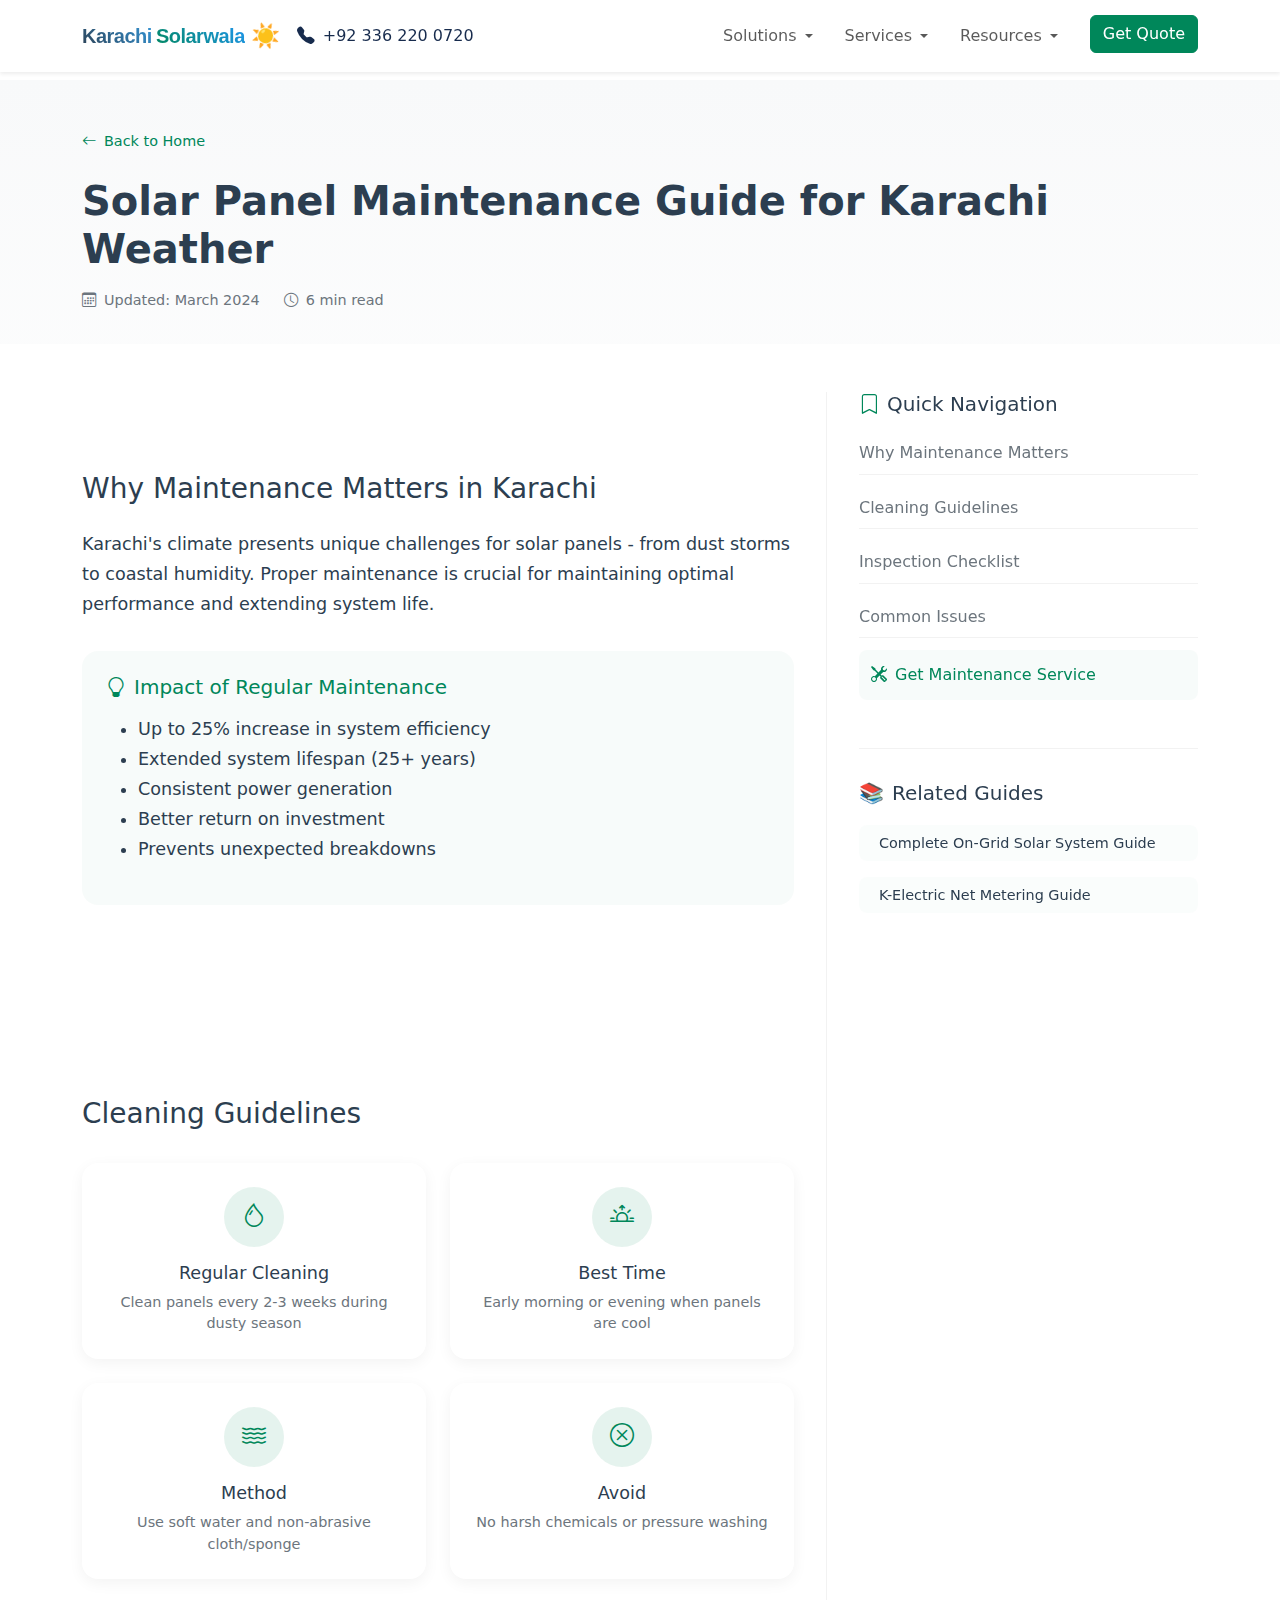
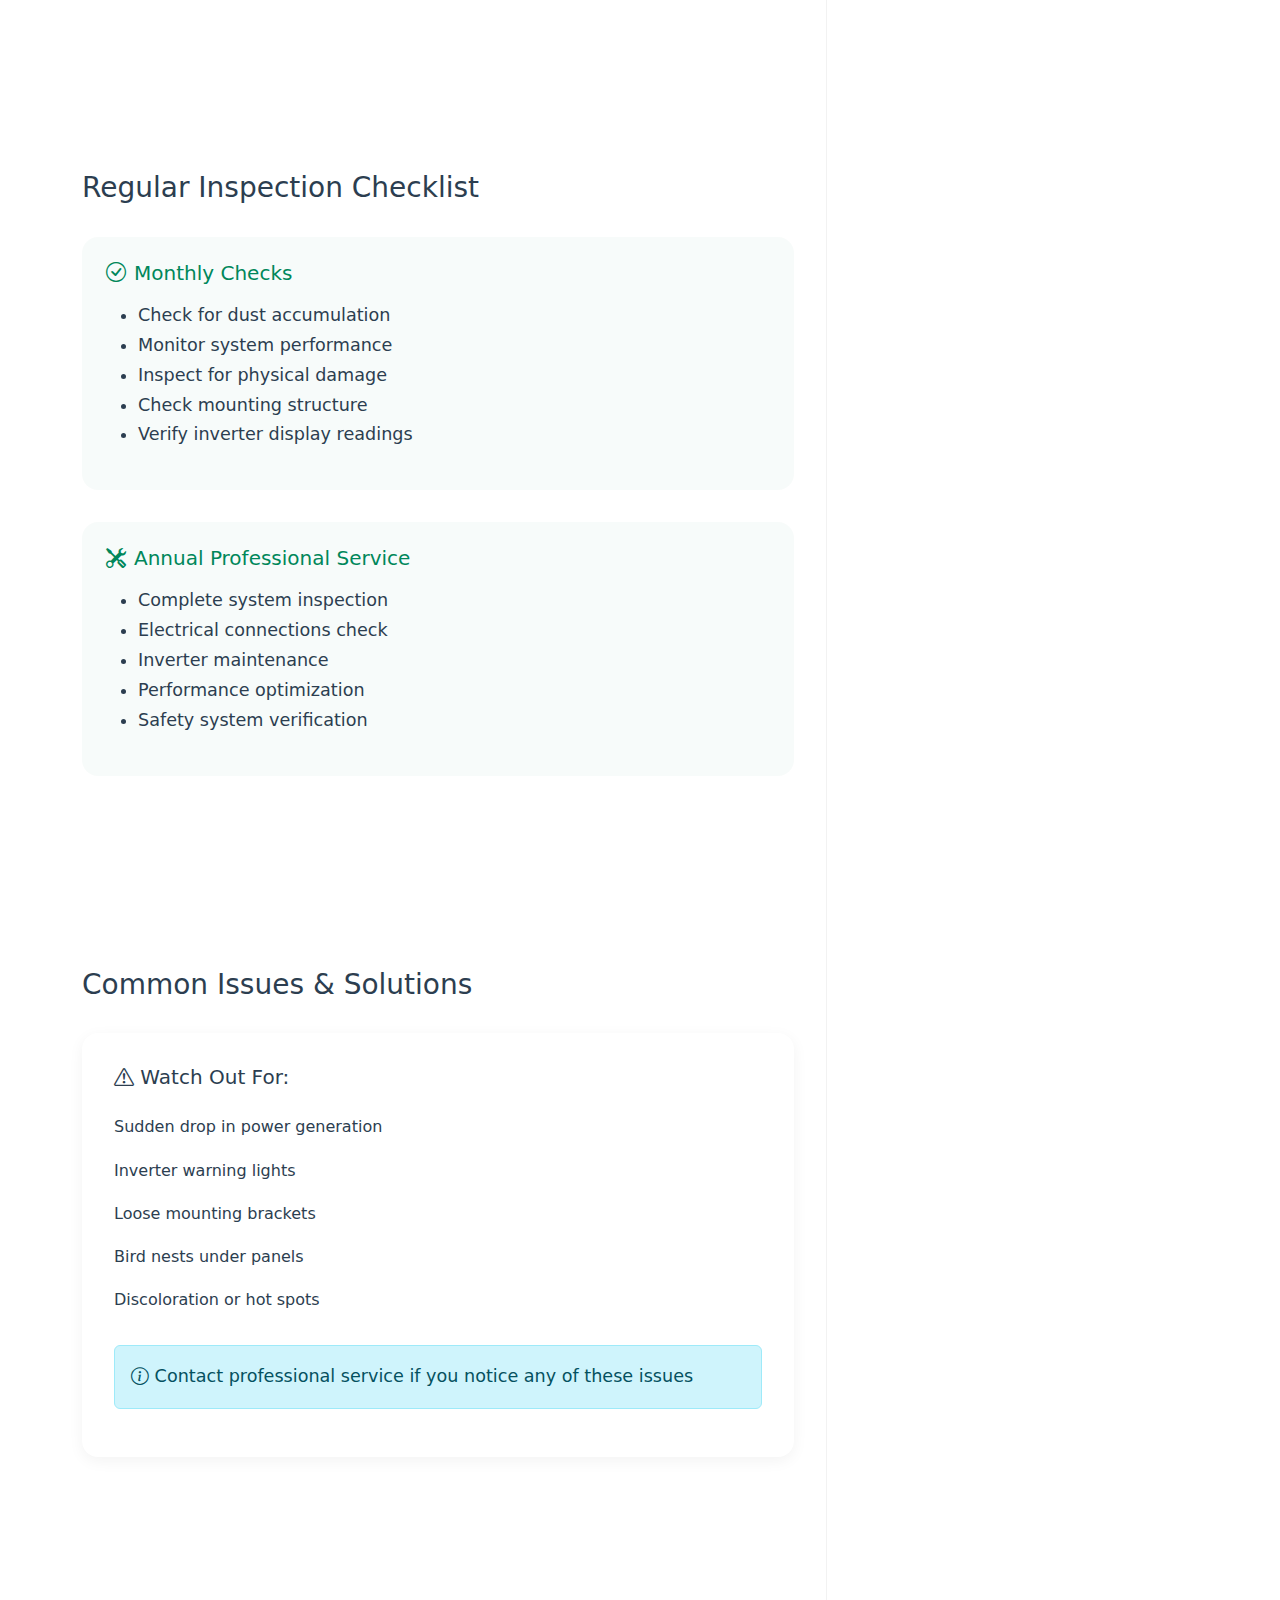
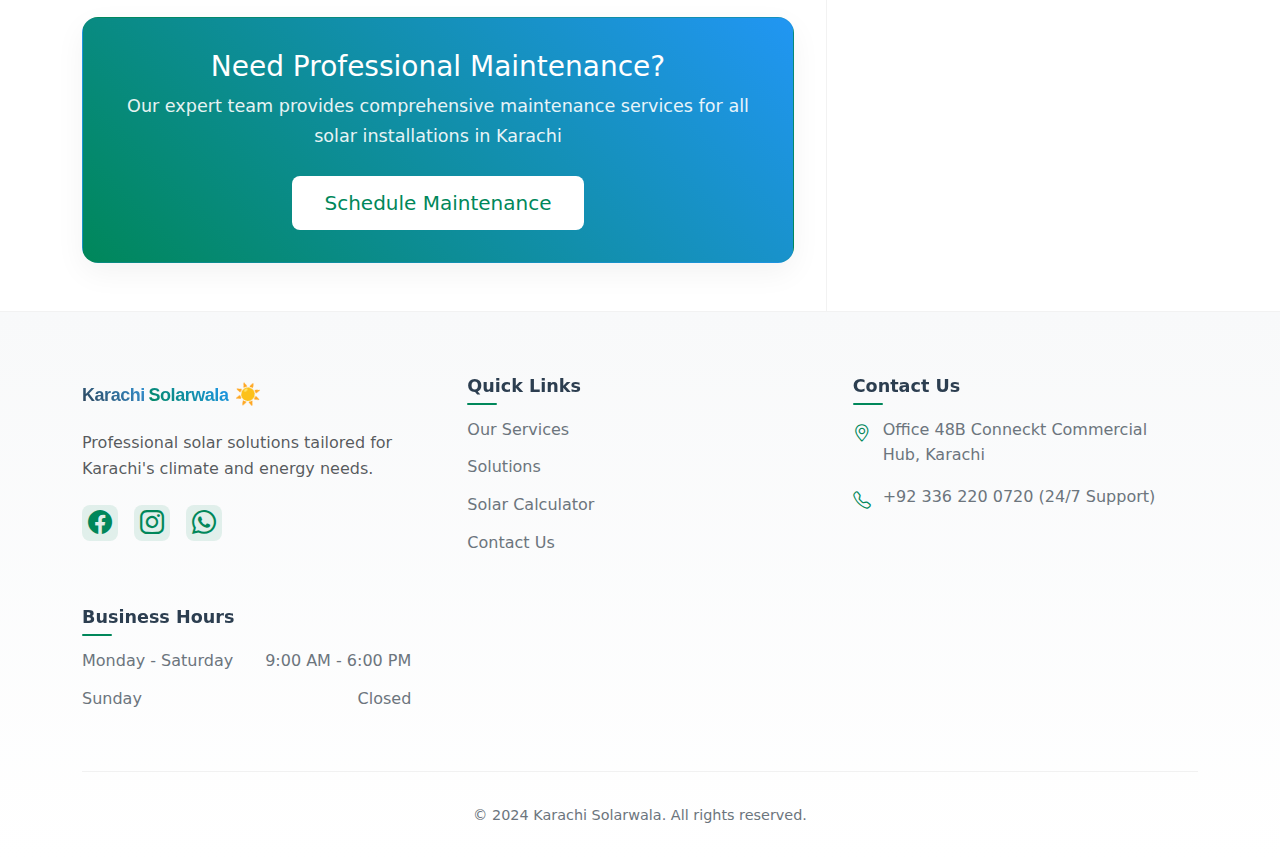
<file: blog/solar-panel-maintenance.html>
<!DOCTYPE html>
<html lang="en">
<head>
    <meta charset="UTF-8">
    <meta name="viewport" content="width=device-width, initial-scale=1.0">
    
    <!-- Enhanced SEO Meta Tags -->
    <title>Solar Panel Maintenance Guide 2024 | Expert Tips for Karachi's Climate</title>
    <meta name="description" content="Complete guide to maintaining solar panels in Karachi's climate. Learn about cleaning, inspection, and maintenance tips to maximize solar system performance.">
    <meta name="keywords" content="solar panel maintenance karachi, solar cleaning karachi, solar panel efficiency, dust cleaning solar panels, solar maintenance service karachi, solar panel care tips">
    
    <!-- Open Graph Tags -->
    <meta property="og:title" content="Solar Panel Maintenance Guide 2024 | Expert Tips for Karachi's Climate">
    <meta property="og:description" content="Expert guide on maintaining solar panels in Karachi's dusty climate. Learn professional cleaning methods, inspection tips, and maintenance schedule.">
    <meta property="og:image" content="../images/solar-maintenance-guide.jpg">
    <meta property="og:url" content="https://karachisolarwala.com/blog/solar-panel-maintenance.html">
    <meta property="og:type" content="article">
    
    <!-- Twitter Card Tags -->
    <meta name="twitter:card" content="summary_large_image">
    <meta name="twitter:title" content="Solar Panel Maintenance Guide 2024">
    <meta name="twitter:description" content="Expert tips for maintaining solar panels in Karachi's climate.">
    <meta name="twitter:image" content="../images/solar-maintenance-guide.jpg">
    
    <!-- Article Specific Meta -->
    <meta property="article:published_time" content="2024-03-15">
    <meta property="article:modified_time" content="2024-03-15">
    <meta property="article:author" content="Karachi Solarwala">
    <meta property="article:section" content="Solar Guide">
    <meta property="article:tag" content="solar maintenance">
    <meta property="article:tag" content="panel cleaning">
    <meta property="article:tag" content="solar efficiency">
    
    <!-- Canonical URL -->
    <link rel="canonical" href="https://karachisolarwala.com/blog/solar-panel-maintenance.html">
    
    <!-- CSS Links -->
    <link href="https://cdn.jsdelivr.net/npm/bootstrap@5.3.2/dist/css/bootstrap.min.css" rel="stylesheet">
    <link rel="stylesheet" href="../css/style.css">
    <link rel="stylesheet" href="https://cdn.jsdelivr.net/npm/bootstrap-icons@1.11.3/font/bootstrap-icons.css">
    
    <!-- Additional SEO Meta Tags -->
    <meta name="robots" content="index, follow">
    <meta name="language" content="English">
    <meta name="revisit-after" content="7 days">
    <meta name="author" content="Karachi Solarwala">
    
    <!-- Local Business Schema -->
    <script type="application/ld+json">
    {
        "@context": "https://schema.org",
        "@type": "Article",
        "mainEntityOfPage": {
            "@type": "WebPage",
            "@id": "https://karachisolarwala.com/blog/solar-panel-maintenance.html"
        },
        "headline": "Solar Panel Maintenance Guide for Karachi's Climate 2024",
        "description": "Expert guide on maintaining solar panels in Karachi's dusty climate. Learn professional cleaning methods, inspection tips, and maintenance schedule.",
        "image": "https://karachisolarwala.com/images/solar-maintenance-guide.jpg",
        "author": {
            "@type": "Organization",
            "name": "Karachi Solarwala",
            "url": "https://karachisolarwala.com"
        },
        "publisher": {
            "@type": "Organization",
            "name": "Karachi Solarwala",
            "logo": {
                "@type": "ImageObject",
                "url": "https://karachisolarwala.com/images/logo.png"
            }
        },
        "datePublished": "2024-03-15",
        "dateModified": "2024-03-15"
    }
    </script>
    
    <!-- FAQ Schema -->
    <script type="application/ld+json">
    {
        "@context": "https://schema.org",
        "@type": "FAQPage",
        "mainEntity": [{
            "@type": "Question",
            "name": "How often should I clean my solar panels in Karachi?",
            "acceptedAnswer": {
                "@type": "Answer",
                "text": "In Karachi's dusty climate, it's recommended to clean your solar panels every 2-3 weeks during dusty season and monthly during regular weather conditions."
            }
        },
        {
            "@type": "Question",
            "name": "What is the best time to clean solar panels?",
            "acceptedAnswer": {
                "@type": "Answer",
                "text": "The best time to clean solar panels is early morning or evening when panels are cool and there's no direct sunlight."
            }
        }]
    }
    </script>
</head>
<body>
    <!-- Navigation (Same as other blog pages) -->
    <nav class="navbar navbar-expand-lg fixed-top bg-white shadow-sm">
        <div class="container">
            <a class="navbar-brand" href="../index.html">
                <div class="logo">
                    <span class="logo-text">Karachi</span>
                    <span class="logo-text accent">Solarwala</span>
                    <span class="logo-icon">☀️</span>
                </div>
            </a>
            <div class="d-flex align-items-center">
                <a href="tel:+923362200720" class="header-phone d-none d-lg-flex">
                    <i class="bi bi-telephone-fill"></i>
                    +92 336 220 0720
                </a>
                <a href="tel:+923362200720" class="header-phone-mobile d-lg-none">
                    <i class="bi bi-telephone-fill"></i>
                    Call Now
                </a>
                <button class="navbar-toggler" type="button" data-bs-toggle="collapse" data-bs-target="#navbarNav">
                    <span class="navbar-toggler-icon"></span>
                </button>
            </div>
            <div class="collapse navbar-collapse" id="navbarNav">
                <ul class="navbar-nav ms-auto">
                    <li class="nav-item dropdown">
                        <a class="nav-link dropdown-toggle" href="#" role="button" data-bs-toggle="dropdown">
                            Solutions
                        </a>
                        <ul class="dropdown-menu">
                            <li><a class="dropdown-item" href="../index.html#solutions">Residential Solutions</a></li>
                            <li><a class="dropdown-item" href="../index.html#solutions">Commercial Solutions</a></li>
                        </ul>
                    </li>
                    <li class="nav-item dropdown">
                        <a class="nav-link dropdown-toggle" href="#" role="button" data-bs-toggle="dropdown">
                            Services
                        </a>
                        <ul class="dropdown-menu">
                            <li><a class="dropdown-item" href="../index.html#services">Installation</a></li>
                            <li><a class="dropdown-item" href="../index.html#services">Maintenance</a></li>
                            <li><a class="dropdown-item" href="../index.html#services">Consultation</a></li>
                        </ul>
                    </li>
                    <li class="nav-item dropdown">
                        <a class="nav-link dropdown-toggle" href="#" role="button" data-bs-toggle="dropdown">
                            Resources
                        </a>
                        <ul class="dropdown-menu">
                            <li><a class="dropdown-item" href="../index.html#calculator">Solar Calculator</a></li>
                            <li><a class="dropdown-item" href="../index.html#packages">Solar Packages</a></li>
                            <li><hr class="dropdown-divider"></li>
                            <li><h6 class="dropdown-header">Solar Guides</h6></li>
                            <li><a class="dropdown-item" href="on-grid-guide.html">On-Grid Solar Guide</a></li>
                            <li><a class="dropdown-item" href="ke-net-metering-process.html">K-Electric Net Metering Guide</a></li>
                            <li><a class="dropdown-item" href="solar-panel-maintenance.html">Solar Panel Maintenance Guide</a></li>
                        </ul>
                    </li>
                    <li class="nav-item">
                        <a class="btn btn-primary ms-lg-3" href="../index.html#contact">Get Quote</a>
                    </li>
                </ul>
            </div>
        </div>
    </nav>

    <main>
        <article class="blog-post" itemscope itemtype="http://schema.org/Article">
            <div class="blog-header">
                <div class="container">
                    <a href="../index.html" class="back-link">
                        <i class="bi bi-arrow-left"></i> Back to Home
                    </a>
                    <h1 itemprop="headline">Solar Panel Maintenance Guide for Karachi Weather</h1>
                    <div class="blog-meta">
                        <span itemprop="dateModified"><i class="bi bi-calendar3"></i> Updated: March 2024</span>
                        <span><i class="bi bi-clock"></i> 6 min read</span>
                        <meta itemprop="author" content="Karachi Solarwala">
                    </div>
                </div>
            </div>

            <div class="container">
                <div class="row">
                    <div class="col-lg-8 blog-content">
                        <div itemprop="articleBody">
                            <section id="introduction">
                                <h2>Why Maintenance Matters in Karachi</h2>
                                <p>Karachi's climate presents unique challenges for solar panels - from dust storms to coastal humidity. Proper maintenance is crucial for maintaining optimal performance and extending system life.</p>
                                
                                <div class="info-box">
                                    <h5><i class="bi bi-lightbulb"></i> Impact of Regular Maintenance</h5>
                                    <ul>
                                        <li>Up to 25% increase in system efficiency</li>
                                        <li>Extended system lifespan (25+ years)</li>
                                        <li>Consistent power generation</li>
                                        <li>Better return on investment</li>
                                        <li>Prevents unexpected breakdowns</li>
                                    </ul>
                                </div>
                            </section>

                            <section id="cleaning">
                                <h2>Cleaning Guidelines</h2>
                                <div class="net-metering-steps">
                                    <div class="step-card">
                                        <div class="step-icon">
                                            <i class="bi bi-droplet"></i>
                                        </div>
                                        <div class="step-content">
                                            <h6>Regular Cleaning</h6>
                                            <p>Clean panels every 2-3 weeks during dusty season</p>
                                        </div>
                                    </div>

                                    <div class="step-card">
                                        <div class="step-icon">
                                            <i class="bi bi-sunrise"></i>
                                        </div>
                                        <div class="step-content">
                                            <h6>Best Time</h6>
                                            <p>Early morning or evening when panels are cool</p>
                                        </div>
                                    </div>

                                    <div class="step-card">
                                        <div class="step-icon">
                                            <i class="bi bi-water"></i>
                                        </div>
                                        <div class="step-content">
                                            <h6>Method</h6>
                                            <p>Use soft water and non-abrasive cloth/sponge</p>
                                        </div>
                                    </div>

                                    <div class="step-card">
                                        <div class="step-icon">
                                            <i class="bi bi-x-circle"></i>
                                        </div>
                                        <div class="step-content">
                                            <h6>Avoid</h6>
                                            <p>No harsh chemicals or pressure washing</p>
                                        </div>
                                    </div>
                                </div>
                            </section>

                            <section id="inspection">
                                <h2>Regular Inspection Checklist</h2>
                                <div class="info-box">
                                    <h5><i class="bi bi-check-circle"></i> Monthly Checks</h5>
                                    <ul>
                                        <li>Check for dust accumulation</li>
                                        <li>Monitor system performance</li>
                                        <li>Inspect for physical damage</li>
                                        <li>Check mounting structure</li>
                                        <li>Verify inverter display readings</li>
                                    </ul>
                                </div>
                                
                                <div class="info-box mt-4">
                                    <h5><i class="bi bi-tools"></i> Annual Professional Service</h5>
                                    <ul>
                                        <li>Complete system inspection</li>
                                        <li>Electrical connections check</li>
                                        <li>Inverter maintenance</li>
                                        <li>Performance optimization</li>
                                        <li>Safety system verification</li>
                                    </ul>
                                </div>
                            </section>

                            <section id="troubleshooting">
                                <h2>Common Issues & Solutions</h2>
                                <div class="comparison-table">
                                    <h5><i class="bi bi-exclamation-triangle"></i> Watch Out For:</h5>
                                    <ul>
                                        <li>Sudden drop in power generation</li>
                                        <li>Inverter warning lights</li>
                                        <li>Loose mounting brackets</li>
                                        <li>Bird nests under panels</li>
                                        <li>Discoloration or hot spots</li>
                                    </ul>
                                    <div class="alert alert-info mt-3">
                                        <i class="bi bi-info-circle"></i>
                                        Contact professional service if you notice any of these issues
                                    </div>
                                </div>
                            </section>

                            <div class="cta-box mt-5">
                                <h3>Need Professional Maintenance?</h3>
                                <p>Our expert team provides comprehensive maintenance services for all solar installations in Karachi</p>
                                <a href="../index.html#contact" class="btn btn-primary btn-lg">
                                    Schedule Maintenance
                                </a>
                            </div>
                        </div>
                    </div>

                    <div class="col-lg-4 blog-sidebar">
                        <aside class="sticky-sidebar">
                            <!-- Table of Contents -->
                            <div class="sidebar-widget">
                                <nav class="toc-wrapper">
                                    <div class="toc-header">
                                        <h2 class="toc-title">
                                            <i class="bi bi-bookmark"></i> Quick Navigation
                                        </h2>
                                    </div>
                                    <ol class="toc-list">
                                        <li><a href="#introduction">Why Maintenance Matters</a></li>
                                        <li><a href="#cleaning">Cleaning Guidelines</a></li>
                                        <li><a href="#inspection">Inspection Checklist</a></li>
                                        <li><a href="#troubleshooting">Common Issues</a></li>
                                        <li>
                                            <a href="../index.html#contact" class="highlight">
                                                <i class="bi bi-tools"></i> Get Maintenance Service
                                            </a>
                                        </li>
                                    </ol>
                                </nav>
                            </div>

                            <!-- Related Articles -->
                            <div class="sidebar-widget d-none d-lg-block">
                                <h3>Related Guides</h3>
                                <ul class="related-posts">
                                    <li>
                                        <a href="on-grid-guide.html">
                                            Complete On-Grid Solar System Guide
                                        </a>
                                    </li>
                                    <li>
                                        <a href="ke-net-metering-process.html">
                                            K-Electric Net Metering Guide
                                        </a>
                                    </li>
                                </ul>
                            </div>
                        </aside>
                    </div>
                </div>
            </div>
        </article>
    </main>

    <!-- Footer -->
    <footer class="site-footer">
        <div class="container">
            <div class="footer-content">
                <!-- Company Info -->
                <div class="footer-section">
                    <div class="footer-brand mb-4">
                        <div class="logo">
                            <span class="logo-text">Karachi</span>
                            <span class="logo-text accent">Solarwala</span>
                            <span class="logo-icon">☀️</span>
                        </div>
                        <p class="mt-3 text-muted">Professional solar solutions tailored for Karachi's climate and energy needs.</p>
                    </div>
                    <div class="social-links">
                        <a href="#" class="social-link"><i class="bi bi-facebook"></i></a>
                        <a href="#" class="social-link"><i class="bi bi-instagram"></i></a>
                        <a href="#" class="social-link"><i class="bi bi-whatsapp"></i></a>
                    </div>
                </div>

                <!-- Quick Links -->
                <div class="footer-section">
                    <h5 class="footer-title">Quick Links</h5>
                    <ul class="footer-links">
                        <li><a href="../index.html#services">Our Services</a></li>
                        <li><a href="../index.html#solutions">Solutions</a></li>
                        <li><a href="../index.html#calculator">Solar Calculator</a></li>
                        <li><a href="../index.html#contact">Contact Us</a></li>
                    </ul>
                </div>

                <!-- Contact Info -->
                <div class="footer-section">
                    <h5 class="footer-title">Contact Us</h5>
                    <ul class="contact-info">
                        <li>
                            <i class="bi bi-geo-alt"></i>
                            <span>Office 48B Conneckt Commercial Hub, Karachi</span>
                        </li>
                        <li>
                            <i class="bi bi-telephone"></i>
                            <span>+92 336 220 0720 (24/7 Support)</span>
                        </li>
                    </ul>
                </div>

                <!-- Business Hours -->
                <div class="footer-section">
                    <h5 class="footer-title">Business Hours</h5>
                    <ul class="business-hours">
                        <li>
                            <span class="day">Monday - Saturday</span>
                            <span class="hours">9:00 AM - 6:00 PM</span>
                        </li>
                        <li>
                            <span class="day">Sunday</span>
                            <span class="hours">Closed</span>
                        </li>
                    </ul>
                </div>
            </div>

            <!-- Copyright -->
            <div class="footer-bottom">
                <div class="copyright">
                    <p>© 2024 Karachi Solarwala. All rights reserved.</p>
                </div>
            </div>
        </div>
    </footer>

    <!-- Bootstrap JS -->
    <script src="https://cdn.jsdelivr.net/npm/bootstrap@5.3.2/dist/js/bootstrap.bundle.min.js"></script>
    <!-- Custom JS -->
    <script src="../js/main.js" defer></script>

    <!-- Schema.org Markup -->
    <script type="application/ld+json">
    {
        "@context": "http://schema.org",
        "@type": "Article",
        "headline": "Solar Panel Maintenance Guide for Karachi Weather",
        "image": "../images/solar-maintenance-guide.jpg",
        "author": {
            "@type": "Organization",
            "name": "Karachi Solarwala"
        },
        "publisher": {
            "@type": "Organization",
            "name": "Karachi Solarwala",
            "logo": {
                "@type": "ImageObject",
                "url": "../images/logo.png"
            }
        },
        "datePublished": "2024-03-15",
        "dateModified": "2024-03-15",
        "description": "Complete guide to maintaining solar panels in Karachi's climate. Expert tips for cleaning and maintenance.",
        "mainEntityOfPage": {
            "@type": "WebPage",
            "@id": "https://karachisolarwala.com/blog/solar-panel-maintenance.html"
        }
    }
    </script>
</body>
</html>
</file>
<file: css/style.css>
/* Base styles and CSS reset */
:root {
    --primary-color: #00875A;
    --secondary-color: #006644;
    --accent-color: #FFB800;
    --text-color: #172B4D;
    --text-light: #5E6C84;
    --background-color: #FFFFFF;
    --section-bg: #F4F5F7;
    --shadow-sm: 0 2px 4px rgba(0,0,0,0.05);
    --shadow-md: 0 4px 6px rgba(0,0,0,0.07);
    --shadow-lg: 0 10px 15px rgba(0,0,0,0.1);
    --radius-sm: 8px;
    --radius-md: 12px;
    --radius-lg: 24px;
    --container-padding: clamp(1rem, 5vw, 2rem);
    --bs-primary: #00875A;
    --bs-primary-rgb: 0, 135, 90;
}

* {
    margin: 0;
    padding: 0;
    box-sizing: border-box;
}

body {
    font-family: 'Inter', system-ui, -apple-system, sans-serif;
    line-height: 1.6;
    color: var(--text-color);
    background-color: var(--background-color);
}

/* Performance optimized animations */
@media (prefers-reduced-motion: no-preference) {
    .fade-in {
        animation: fadeIn 0.5s ease-in;
        will-change: opacity;
    }
}

/* Enhanced header styles */
.header {
    position: fixed;
    width: 100%;
    top: 0;
    background: rgba(255, 255, 255, 0.98);
    backdrop-filter: blur(10px);
    box-shadow: var(--shadow-sm);
    z-index: 1000;
}

.nav-container {
    max-width: 1400px;
    margin: 0 auto;
    padding: var(--container-padding);
    display: flex;
    justify-content: space-between;
    align-items: center;
    position: relative;
}

.nav-links {
    display: flex;
    gap: 2rem;
    align-items: center;
    list-style: none;
}

.nav-links a {
    text-decoration: none;
    color: var(--text-color);
    font-weight: 500;
    transition: color 0.3s ease;
    position: relative;
}

.nav-links a::after {
    content: '';
    position: absolute;
    width: 0;
    height: 2px;
    bottom: -4px;
    left: 0;
    background-color: var(--primary-color);
    transition: width 0.3s ease;
}

.nav-links a:hover::after {
    width: 100%;
}

/* Enhanced hero section */
.hero {
    position: relative;
    background-image: linear-gradient(rgba(0,0,0,0.7), rgba(0,0,0,0.7)),
                      url('../images/hero-banner.webp');
    padding: 6rem 0;
    min-height: 100vh;
}

.hero-content {
    max-width: 800px;
    padding: 0 2rem;
}

.hero h1 {
    font-size: 4rem;
    font-weight: 800;
    line-height: 1.2;
    margin-bottom: 1.5rem;
    text-shadow: var(--shadow-md);
}

.hero p {
    font-size: 1.25rem;
    margin-bottom: 2rem;
    opacity: 0.9;
}

/* Enhanced button styles */
.cta-button {
    display: inline-flex;
    align-items: center;
    padding: 1rem 2.5rem;
    background: var(--primary-color);
    color: white;
    text-decoration: none;
    border-radius: var(--radius-sm);
    font-weight: 600;
    transition: all 0.3s ease;
    box-shadow: var(--shadow-md);
}

.cta-button:hover {
    transform: translateY(-2px);
    background: var(--secondary-color);
    box-shadow: var(--shadow-lg);
}

/* Enhanced services section */
.services {
    padding: 6rem 2rem;
    background: var(--section-bg);
}

.services h2 {
    text-align: center;
    font-size: 2.5rem;
    margin-bottom: 3rem;
    color: var(--text-color);
}

.services-grid {
    display: grid;
    grid-template-columns: repeat(auto-fit, minmax(300px, 1fr));
    gap: 2.5rem;
    max-width: 1400px;
    margin: 0 auto;
}

.service-card {
    background: white;
    border-radius: var(--radius-md);
    overflow: hidden;
    box-shadow: var(--shadow-md);
    transition: transform 0.3s ease;
}

.service-card:hover {
    transform: translateY(-5px);
}

.service-card img {
    width: 100%;
    height: 200px;
    object-fit: cover;
}

.service-card-content {
    padding: 1.5rem;
}

.service-card h3 {
    font-size: 1.5rem;
    margin-bottom: 1rem;
    color: var(--text-color);
}

.service-card p {
    color: var(--text-light);
}

/* Calculator Section Improvements */
.savings-calculator {
    padding: 5rem 0;
    background: linear-gradient(180deg, #f8f9fa 0%, rgba(248, 249, 250, 0.5) 100%);
}

.savings-calculator .container {
    max-width: 1000px; /* Reduced from default 1200px */
}

.calculator-intro {
    padding: 0 1rem;
    margin-bottom: 3rem;
    max-width: 800px;
    margin-left: auto;
    margin-right: auto;
}

.calculator-intro h2 {
    font-size: 2.5rem;
    margin-bottom: 1.5rem;
    background: linear-gradient(45deg, var(--bs-primary), #2196f3);
    -webkit-background-clip: text;
    -webkit-text-fill-color: transparent;
    text-align: center;
}

.calculator-intro .lead {
    font-size: 1.125rem;
    color: #6c757d;
    margin-bottom: 2rem;
    max-width: 600px;
    margin-left: auto;
    margin-right: auto;
    text-align: center;
}

/* Features Row Styling */
.features-row {
    margin: 2rem auto;
    max-width: 800px;
}

.feature-item {
    padding: 1rem;
    background: white;
    border-radius: 0.75rem;
    box-shadow: 0 2px 4px rgba(0,0,0,0.05);
    display: flex;
    align-items: center;
    gap: 1rem;
    height: 100%;
    transition: transform 0.2s ease;
}

.feature-item:hover {
    transform: translateY(-2px);
}

.feature-item i {
    font-size: 1.5rem;
}

.feature-item span {
    font-size: 0.9375rem;
    font-weight: 500;
    color: #2c3e50;
}

/* Wizard Container */
.wizard-container {
    background: white;
    border-radius: 1.5rem;
    padding: 2.5rem;
    margin: 2rem auto;
    box-shadow: 0 10px 30px rgba(0,0,0,0.05);
    max-width: 800px;
}

/* Mobile Responsiveness */
@media (max-width: 991px) {
    .savings-calculator {
        padding: 3rem 0;
    }

    .calculator-intro {
        padding: 0 1rem;
        margin-bottom: 2rem;
    }

    .calculator-intro h2 {
        font-size: 2rem;
    }

    .wizard-container {
        padding: 1.5rem;
        border-radius: 1rem;
        margin: 1rem;
    }
}

/* Goal Cards */
.goal-card {
    padding: 1rem 1.25rem;
    margin: 0;
    border: 1.5px solid #e9ecef;
    border-radius: 0.75rem;
    background: white;
    cursor: pointer;
    transition: all 0.3s ease;
    display: flex;
    align-items: center;
    gap: 1rem;
    position: relative;
}

.goal-card-icon {
    flex-shrink: 0;
    width: 48px;
    height: 48px;
    display: flex;
    align-items: center;
    justify-content: center;
    background: rgba(var(--bs-primary-rgb), 0.08);
    border-radius: 12px;
    transition: all 0.3s ease;
}

.goal-card i {
    font-size: 1.75rem;
    color: var(--bs-primary);
    margin: 0;
    transition: transform 0.3s ease;
}

.goal-card:hover .goal-card-icon {
    background: rgba(var(--bs-primary-rgb), 0.12);
    transform: scale(1.05);
}

.goal-card:hover i {
    transform: scale(1.1);
}

.goal-card.selected .goal-card-icon {
    background: var(--bs-primary);
}

.goal-card.selected i {
    color: white;
}

/* Selection and Hover States */
.goal-card::after {
    content: '';
    position: absolute;
    bottom: 0;
    left: 0;
    width: 100%;
    height: 3px;
    background: var(--bs-primary);
    transform: scaleX(0);
    transition: transform 0.3s ease;
}

.goal-card:hover {
    border-color: var(--bs-primary);
    transform: translateY(-2px);
    box-shadow: 0 3px 10px rgba(0, 0, 0, 0.08);
}

.goal-card:hover::after {
    transform: scaleX(1);
}

.goal-card.selected {
    border-color: var(--bs-primary);
    background-color: rgba(var(--bs-primary-rgb), 0.03);
}

.goal-card.selected::after {
    transform: scaleX(1);
}

/* Grid Layout for Cards */
.goal-cards-grid {
    display: grid;
    grid-template-columns: 1fr;
    gap: 0.75rem;
    padding: 0;
    margin: 0 -0.25rem;
}

/* Responsive Feature Cards */
.feature-item {
    padding: 1rem;
    background: white;
    border-radius: 0.75rem;
    box-shadow: 0 2px 4px rgba(0,0,0,0.05);
    display: flex;
    align-items: center;
    gap: 1rem;
    height: 100%;
}

.feature-item i {
    font-size: 1.5rem;
    color: var(--bs-primary);
    opacity: 0.9;
    flex-shrink: 0;
}

.feature-item span {
    font-size: 0.85rem;
    font-weight: 500;
    line-height: 1.2;
}

/* Tablet and Desktop Styles */
@media (min-width: 768px) {
    .goal-cards-grid {
        grid-template-columns: repeat(3, 1fr);
        gap: 1rem;
        margin: 0;
        padding: 0;
    }

    .goal-card {
        padding: 2rem;
        flex-direction: column;
        text-align: center;
        gap: 1.5rem;
    }

    .goal-card-icon {
        width: 72px;
        height: 72px;
        border-radius: 18px;
        margin: 0 auto;
    }

    .goal-card i {
        font-size: 2.25rem;
    }

    .feature-item i {
        font-size: 1.75rem;
    }
}

/* Large Desktop Styles */
@media (min-width: 1200px) {
    .goal-card-icon {
        width: 80px;
        height: 80px;
        border-radius: 20px;
    }

    .goal-card i {
        font-size: 2.5rem;
    }
}

/* Remove any conflicting icon styles */
.goal-card i.bi {
    display: inline-flex;
    align-items: center;
    justify-content: center;
}

.feature-item i.bi {
    display: inline-flex;
    align-items: center;
    justify-content: center;
    width: auto;
    margin: 0;
}

/* Form Inputs */
.form-section {
    padding: 0;
}

.form-label {
    font-size: 0.9rem;
    margin-bottom: 0.5rem;
}

.form-control {
    font-size: 1rem;
    padding: 0.75rem;
}

.input-group-text {
    font-size: 0.9rem;
}

.form-text {
    font-size: 0.8rem;
}

/* Results Section */
.savings-highlight {
    margin: -1rem -1rem 1rem;
    padding: 1rem;
    border-radius: 1.25rem 1.25rem 0 0;
}

.savings-card {
    padding: 0.75rem;
    border-radius: 0.75rem;
}

/* Desktop Styles */
@media (min-width: 768px) {
    .savings-calculator {
        padding: 6rem 0;
    }

    .calculator-intro {
        padding: 0;
        margin-bottom: 3rem;
    }

    .highlight-badge {
        font-size: 0.9rem;
        padding: 0.5rem 1.5rem;
        margin-bottom: 1.5rem;
    }

    .calculator-intro h2 {
        font-size: 2.5rem;
    }

    .calculator-intro .lead {
        font-size: 1.1rem;
    }

    .wizard-container {
        /* max-width: 800px; */
        margin: 0 auto;
        padding: 1rem;
        border-radius: 1.5rem;
    }

    .goal-card {
        padding: 2rem;
        text-align: center;
        display: block;
    }

    .goal-card i {
        font-size: 2.5rem;
        margin-bottom: 1.5rem;
    }

    .goal-card h5 {
        font-size: 1.25rem;
        margin-bottom: 1rem;
    }

    .goal-card p {
        font-size: 0.95rem;
    }

    .savings-highlight {
        margin: 0 0 2rem;
        padding: 2rem;
        border-radius: 1rem;
    }
}

/* Contact form styles */
.contact {
    padding: 6rem 2rem;
    background: var(--section-bg);
}

.contact-form {
    max-width: 600px;
    margin: 0 auto;
    padding: 2rem;
    background: white;
    border-radius: var(--radius-lg);
    box-shadow: var(--shadow-lg);
}

/* Responsive design improvements */
@media (max-width: 768px) {
    .hero h1 {
        font-size: 2.5rem;
    }
    
    .nav-links {
        display: none;
    }
    
    .nav-links.active {
        display: flex;
        flex-direction: column;
        position: absolute;
        top: 100%;
        left: 0;
        right: 0;
        background: white;
        padding: 1rem;
        box-shadow: var(--shadow-md);
    }
} 

/* Mobile menu button styles */
.mobile-menu {
    display: none;
    background: none;
    border: none;
    width: 30px;
    height: 24px;
    position: relative;
    cursor: pointer;
    z-index: 100;
}

.mobile-menu span,
.mobile-menu span::before,
.mobile-menu span::after {
    content: '';
    position: absolute;
    width: 100%;
    height: 2px;
    background-color: var(--text-color);
    transition: all 0.3s ease;
}

.mobile-menu span {
    top: 50%;
    transform: translateY(-50%);
}

.mobile-menu span::before {
    top: -8px;
}

.mobile-menu span::after {
    bottom: -8px;
}

.mobile-menu.active span {
    background-color: transparent;
}

.mobile-menu.active span::before {
    transform: rotate(45deg) translate(5px, 5px);
}

.mobile-menu.active span::after {
    transform: rotate(-45deg) translate(5px, -5px);
}

/* Enhanced responsive styles */
@media (max-width: 1024px) {
    .hero h1 {
        font-size: clamp(2.5rem, 8vw, 4rem);
    }

    .services-grid {
        grid-template-columns: repeat(auto-fit, minmax(250px, 1fr));
        padding: var(--container-padding);
    }
}

@media (max-width: 768px) {
    .mobile-menu {
        display: block;
    }

    .nav-links {
        display: none;
        position: fixed;
        top: 72px;
        left: 0;
        right: 0;
        background: var(--background-color);
        padding: 1rem var(--container-padding);
        box-shadow: var(--shadow-md);
        gap: 1rem;
    }

    .nav-links.active {
        display: flex;
        flex-direction: column;
        animation: slideDown 0.3s ease-out;
    }

    .nav-links a {
        padding: 0.75rem 0;
        width: 100%;
        text-align: center;
    }

    .hero-content {
        padding: var(--container-padding);
    }

    .services, 
    .savings-calculator,
    .contact {
        padding: 4rem var(--container-padding);
    }

    .calculator-widget,
    .contact-form {
        padding: 1.5rem;
    }

    .service-card {
        /* margin: 0 var(--container-padding); */
    }
}

@media (max-width: 480px) {
    .hero {
        min-height: 80vh;
    }

    .hero h1 {
        font-size: 2rem;
    }

    .hero p {
        font-size: 1rem;
    }

    .services h2,
    .savings-calculator h2,
    .contact h2 {
        font-size: 2rem;
    }

    .cta-button {
        padding: 0.75rem 1.5rem;
        font-size: 0.9rem;
    }

    .service-card-content {
        padding: 1rem;
    }

    .service-card h3 {
        font-size: 1.25rem;
    }
}

/* Add animation keyframes */
@keyframes slideDown {
    from {
        opacity: 0;
        transform: translateY(-10px);
    }
    to {
        opacity: 1;
        transform: translateY(0);
    }
} 

/* Add these form styles */
.form-group {
    margin-bottom: 1.5rem;
}

.form-group label {
    display: block;
    margin-bottom: 0.5rem;
    font-weight: 500;
    color: var(--text-color);
}

.form-group input,
.form-group textarea,
.form-group select {
    width: 100%;
    padding: 0.75rem 1rem;
    border: 1px solid #ddd;
    border-radius: var(--radius-sm);
    font-size: 1rem;
    transition: border-color 0.3s ease;
}

.form-group input:focus,
.form-group textarea:focus,
.form-group select:focus {
    outline: none;
    border-color: var(--primary-color);
    box-shadow: 0 0 0 2px rgba(0, 135, 90, 0.1);
}

/* Responsive form grid */
.form-grid {
    display: grid;
    grid-template-columns: repeat(2, 1fr);
    gap: 1rem;
}

@media (max-width: 480px) {
    .form-grid {
        grid-template-columns: 1fr;
    }
} 

/* Custom styles to enhance Bootstrap */
.navbar {
    padding-top: 1rem;
    padding-bottom: 1rem;
}

.navbar-brand img {
    max-height: 40px;
}

.hero {
    min-height: 100vh;
    background-image: linear-gradient(rgba(0,0,0,0.6), rgba(0,0,0,0.6)),
                      url('../images/hero-banner.webp');
    background-size: cover;
    background-position: center;
    background-attachment: fixed;
    margin-top: 76px;
}

.btn-primary {
    background-color: var(--bs-primary);
    border-color: var(--bs-primary);
}

.btn-primary:hover {
    background-color: #006644;
    border-color: #006644;
}

.card {
    transition: transform 0.3s ease;
}

.card:hover {
    transform: translateY(-5px);
}

.card-img-top {
    height: 200px;
    object-fit: cover;
}

.social-links a {
    font-size: 1.5rem;
    transition: opacity 0.3s ease;
}

.social-links a:hover {
    opacity: 0.8;
}

/* Custom animations */
@keyframes fadeIn {
    from { opacity: 0; transform: translateY(20px); }
    to { opacity: 1; transform: translateY(0); }
}

.animate-in {
    animation: fadeIn 0.6s ease-out forwards;
}

/* Responsive adjustments */
@media (max-width: 768px) {
    .hero {
        min-height: 80vh;
    }
    
    .display-3 {
        font-size: calc(2rem + 2vw);
    }
} 

/* Hero section and quick form styles */
.hero {
    position: relative;
    background-image: linear-gradient(rgba(0,0,0,0.7), rgba(0,0,0,0.7)),
                      url('../images/hero-banner.webp');
    padding: 6rem 0;
    min-height: 100vh;
}

.quick-form .form-control,
.quick-form .form-select {
    padding: 0.8rem 1rem;
    background-color: #f8f9fa;
}

.quick-form .input-group-text {
    padding: 0.8rem 1.2rem;
}

.quick-form .form-control:focus,
.quick-form .form-select:focus {
    box-shadow: none;
    background-color: #fff;
}

/* Floating animation for the form card */
.hero .card {
    animation: float 3s ease-in-out infinite;
    background-color: rgba(255, 255, 255, 0.98);
}

@keyframes float {
    0% {
        transform: translateY(0px);
    }
    50% {
        transform: translateY(-10px);
    }
    100% {
        transform: translateY(0px);
    }
}

/* Responsive adjustments */
@media (max-width: 991px) {
    .hero {
        padding: 4rem 0;
    }
    
    .hero .card {
        max-width: 500px;
        margin: 0 auto;
    }
}

/* Add RTL and language support */
.urdu {
    font-family: 'Noto Nastaliq Urdu', serif;
}

.urdu .hero h1,
.urdu .hero p,
.urdu h2,
.urdu h3,
.urdu .nav-link {
    font-family: 'Noto Nastaliq Urdu', serif;
}

/* Language selector styles */
.language-selector {
    min-width: 100px;
    font-size: 0.875rem;
    padding: 0.25rem 0.5rem;
    background-color: transparent;
    border: 1px solid rgba(0,0,0,0.1);
}

/* RTL specific adjustments */
[dir="rtl"] {
    text-align: right;
}

[dir="rtl"] .navbar-nav {
    padding-right: 0;
}

[dir="rtl"] .input-group > .form-control {
    border-radius: 0 0.375rem 0.375rem 0;
}

[dir="rtl"] .input-group > .input-group-text {
    border-radius: 0.375rem 0 0 0.375rem;
}

[dir="rtl"] .ms-auto {
    margin-left: unset !important;
    margin-right: auto !important;
}

[dir="rtl"] .ms-lg-3 {
    margin-left: unset !important;
    margin-right: 1rem !important;
}

[dir="rtl"] .me-2 {
    margin-right: unset !important;
    margin-left: 0.5rem !important;
}

[dir="rtl"] .me-3 {
    margin-right: unset !important;
    margin-left: 1rem !important;
}

/* Responsive adjustments for RTL */
@media (max-width: 991px) {
    [dir="rtl"] .navbar-collapse {
        text-align: right;
    }
    
    [dir="rtl"] .language-selector {
        margin-left: 1rem;
        margin-right: unset;
    }
}

/* Enhanced RTL Support */
[dir="rtl"] {
    /* Typography adjustments */
    font-family: 'Noto Nastaliq Urdu', serif;
    line-height: 1.8; /* Increased line height for Urdu */
}

[dir="rtl"] .hero h1 {
    font-size: 3.5rem; /* Slightly smaller for Urdu */
    line-height: 1.4;
}

[dir="rtl"] .service-card {
    text-align: right;
}

[dir="rtl"] .list-unstyled li {
    padding-right: 1.5rem;
    padding-left: 0;
    position: relative;
}

[dir="rtl"] .bi {
    margin-left: 0.5rem;
    margin-right: 0;
}

/* Fix Bootstrap RTL issues */
[dir="rtl"] .dropdown-menu {
    text-align: right;
}

[dir="rtl"] .form-check {
    padding-right: 1.5rem;
    padding-left: 0;
}

/* Fix floating elements in RTL */
[dir="rtl"] .float-start {
    float: right !important;
}

[dir="rtl"] .float-end {
    float: left !important;
}

/* Fix input groups in RTL */
[dir="rtl"] .input-group:not(.has-validation)>.dropdown-toggle:nth-last-child(n+3), 
[dir="rtl"] .input-group:not(.has-validation)>:not(:last-child):not(.dropdown-toggle):not(.dropdown-menu) {
    border-radius: 0 0.375rem 0.375rem 0;
}

[dir="rtl"] .input-group>:not(:first-child):not(.dropdown-menu):not(.valid-tooltip):not(.valid-feedback):not(.invalid-tooltip):not(.invalid-feedback) {
    margin-right: -1px;
    margin-left: 0;
    border-radius: 0.375rem 0 0 0.375rem;
}

/* Fix button groups in RTL */
[dir="rtl"] .btn-group>.btn:not(:last-child):not(.dropdown-toggle) {
    border-radius: 0 0.375rem 0.375rem 0;
}

[dir="rtl"] .btn-group>.btn:not(:first-child) {
    border-radius: 0.375rem 0 0 0.375rem;
}

/* Fix card layouts in RTL */
[dir="rtl"] .card-body {
    text-align: right;
}

/* Fix icons in RTL */
[dir="rtl"] .bi-check-circle-fill {
    margin-left: 0.5rem;
    margin-right: 0;
}

/* Fix form layouts in RTL */
[dir="rtl"] .form-label {
    text-align: right;
}

/* Fix quick form in RTL */
[dir="rtl"] .quick-form {
    text-align: right;
}

[dir="rtl"] .quick-form .input-group-text {
    border-left: 0;
    border-right: 1px solid #dee2e6;
}

/* Responsive fixes for RTL */
@media (max-width: 768px) {
    [dir="rtl"] .navbar-nav {
        padding-right: 0;
    }
    
    [dir="rtl"] .hero h1 {
        font-size: 2.5rem;
    }
    
    [dir="rtl"] .service-card {
        margin: 0 auto;
    }
}

/* Animation adjustments for RTL */
[dir="rtl"] .card:hover {
    transform: translateY(-5px);
}

/* Fix Bootstrap grid in RTL */
[dir="rtl"] .row {
    direction: rtl;
}

[dir="rtl"] .col-md-1, 
[dir="rtl"] .col-md-2, 
[dir="rtl"] .col-md-3, 
[dir="rtl"] .col-md-4, 
[dir="rtl"] .col-md-5, 
[dir="rtl"] .col-md-6, 
[dir="rtl"] .col-md-7, 
[dir="rtl"] .col-md-8, 
[dir="rtl"] .col-md-9, 
[dir="rtl"] .col-md-10, 
[dir="rtl"] .col-md-11, 
[dir="rtl"] .col-md-12 {
    float: right;
}

/* Fix social icons spacing in RTL */
[dir="rtl"] .social-links a {
    margin-left: 1rem;
    margin-right: 0;
}

[dir="rtl"] .social-links a:last-child {
    margin-left: 0;
}

/* Enhanced RTL button styles */
[dir="rtl"] .btn {
    padding: 0.8rem 1.5rem;
    line-height: 1.2;
    height: auto;
    min-height: 2.8rem;
    display: inline-flex;
    align-items: center;
    justify-content: center;
    position: relative;
    text-align: center;
    gap: 0.5rem;
}

/* Fix dropdown button padding */
[dir="rtl"] .dropdown-toggle {
    padding-left: 2.5rem !important;
}

/* Fix dropdown arrow position */
[dir="rtl"] .dropdown-toggle::after {
    position: absolute;
    left: 1rem;
    top: 50%;
    transform: translateY(-50%);
}

/* Adjust form select padding for arrow space */
[dir="rtl"] select.form-select {
    padding-left: 2rem;
    padding-right: 1rem;
}

/* Fix button sizes and alignment */
[dir="rtl"] .btn-lg {
    min-height: 3.2rem;
    padding: 1rem 1.8rem;
    font-size: 1.1rem;
}

[dir="rtl"] .btn-sm {
    min-height: 2.2rem;
    padding: 0.4rem 1rem;
    font-size: 0.875rem;
}

/* Fix icon alignment in buttons */
[dir="rtl"] .btn i,
[dir="rtl"] .btn .bi,
[dir="rtl"] .btn span {
    display: inline-flex;
    align-items: center;
    justify-content: center;
    vertical-align: middle;
    line-height: 1;
}

/* Fix form button alignment */
[dir="rtl"] .form-group .btn,
[dir="rtl"] .quick-form .btn {
    width: 100%;
    justify-content: center;
    padding: 0.8rem 1.5rem;
    min-height: 3rem;
}

/* Fix nav button alignment */
[dir="rtl"] .nav-item .btn {
    padding: 0.6rem 1.2rem;
    min-height: 2.6rem;
}

/* Fix button text wrapping */
[dir="rtl"] .btn {
    white-space: nowrap;
    overflow: hidden;
    text-overflow: ellipsis;
}

/* Fix language selector */
[dir="rtl"] .language-selector {
    padding-right: 1rem;
    padding-left: 2rem;
    background-position: left 0.75rem center;
}

/* Fix mobile button styles */
@media (max-width: 768px) {
    [dir="rtl"] .btn {
        padding: 0.7rem 1.2rem;
        min-height: 2.6rem;
    }
    
    [dir="rtl"] .btn-lg {
        padding: 0.8rem 1.5rem;
        min-height: 3rem;
    }
    
    /* Fix stacked buttons on mobile */
    [dir="rtl"] .d-flex.flex-wrap .btn {
        width: 100%;
        margin: 0.25rem 0;
    }
}

/* Fix hero section buttons */
[dir="rtl"] .hero .btn {
    min-width: 180px;
    justify-content: center;
}

/* Fix button group spacing */
[dir="rtl"] .btn-group > .btn {
    display: inline-flex;
    align-items: center;
    justify-content: center;
}

/* Fix form control heights to match buttons */
[dir="rtl"] .form-control,
[dir="rtl"] .form-select {
    min-height: 2.8rem;
    line-height: 1.2;
}

/* Fix input groups with buttons */
[dir="rtl"] .input-group > .btn {
    height: 100%;
    display: flex;
    align-items: center;
    justify-content: center;
}

/* Fix button hover state */
[dir="rtl"] .btn:hover {
    transform: translateY(-2px);
}

/* Ensure consistent button heights in forms */
[dir="rtl"] .form-group .input-group .btn {
    height: 2.8rem;
    padding-top: 0;
    padding-bottom: 0;
}

/* Dropdown styles for both LTR and RTL */
.dropdown-toggle {
    position: relative;
    padding-right: 2rem !important;
    padding-left: 1rem !important;
    text-align: start;
    white-space: nowrap;
    overflow: hidden;
    text-overflow: ellipsis;
}

.dropdown-toggle::after {
    position: absolute;
    right: 1rem;
    top: 50%;
    transform: translateY(-50%);
}

.dropdown-menu {
    width: 100%;
    padding: 0.5rem 0;
    border: 1px solid rgba(0,0,0,0.1);
    box-shadow: var(--shadow-md);
}

.dropdown-item {
    padding: 0.75rem 1rem;
    transition: all 0.2s ease;
}

.dropdown-item:hover {
    background-color: rgba(var(--bs-primary-rgb), 0.1);
}

.dropdown-item.active {
    background-color: var(--bs-primary);
}

/* Language dropdown specific styles */
.language-dropdown .dropdown-toggle {
    min-width: 120px;
    padding: 0.5rem 2rem 0.5rem 1rem !important;
    font-size: 0.875rem;
    background: transparent;
    border: 1px solid rgba(0,0,0,0.1);
}

.language-dropdown .dropdown-menu {
    min-width: 120px;
}

/* Area dropdown styles */
.area-dropdown {
    position: relative;
}

.area-dropdown .input-group {
    background-color: #f8f9fa;
    border-radius: 0.375rem;
}

.area-dropdown .input-group-text {
    background-color: transparent;
    border: none;
    padding: 0.8rem 1.2rem;
}

.area-dropdown .dropdown-toggle {
    background-color: #f8f9fa !important;
    border: none;
    padding-right: 2.5rem !important;
    height: 2.8rem;
    position: relative;
    cursor: pointer;
}

.area-dropdown .dropdown-toggle::after {
    position: absolute;
    right: 1rem;
    top: 50%;
    transform: translateY(-50%);
}

.area-dropdown .selected-option {
    display: block;
    overflow: hidden;
    text-overflow: ellipsis;
    white-space: nowrap;
}

.area-dropdown .selected-option[data-placeholder] {
    color: #6c757d;
}

.area-dropdown .dropdown-menu {
    width: 100%;
    min-width: 100%;
    max-height: 280px;
    overflow-y: auto;
    margin-top: 0.25rem;
    border: 1px solid rgba(0,0,0,0.1);
    box-shadow: 0 0.5rem 1rem rgba(0,0,0,0.15);
    inset: 100% 0 auto 0 !important;
    transform: none !important;
}

.area-dropdown .dropdown-item {
    padding: 0.75rem 1rem;
    cursor: pointer;
}

/* RTL Styles */
[dir="rtl"] .area-dropdown .dropdown-toggle {
    padding-right: 1rem !important;
    padding-left: 2.5rem !important;
    text-align: right;
}

[dir="rtl"] .area-dropdown .dropdown-toggle::after {
    right: auto;
    left: 1rem;
}

[dir="rtl"] .area-dropdown .bi-geo-alt {
    margin-left: 0.5rem;
    margin-right: 0;
}

[dir="rtl"] .area-dropdown .dropdown-menu {
    text-align: right;
}

/* Mobile styles */
@media (max-width: 768px) {
    .area-dropdown .dropdown-toggle {
        height: 3rem;
    }
    
    .area-dropdown .dropdown-menu {
        position: fixed !important;
        inset: auto 0 0 0 !important;
        width: 100%;
        max-height: 50vh;
        margin: 0;
        border-radius: 1rem 1rem 0 0;
        transform: translateY(100%) !important;
        transition: transform 0.3s ease;
    }
    
    .area-dropdown .dropdown-menu.show {
        transform: translateY(0) !important;
    }
}

/* Language dropdown RTL fixes */
[dir="rtl"] .language-dropdown .dropdown-toggle {
    padding: 0.5rem 1rem 0.5rem 2rem !important;
    text-align: right;
}

[dir="rtl"] .language-dropdown .dropdown-menu {
    text-align: right;
    min-width: 120px;
    left: 0 !important;
    right: auto !important;
}

[dir="rtl"] .language-dropdown .dropdown-toggle::after {
    position: absolute;
    left: 1rem;
    right: auto;
}

/* Fix dropdown position in RTL */
[dir="rtl"] .dropdown-menu {
    transform-origin: top right;
}

/* Fix language dropdown button in RTL */
[dir="rtl"] .language-dropdown .btn {
    font-family: 'Noto Nastaliq Urdu', serif;
    line-height: 1.8;
}

/* Fix language dropdown items in RTL */
[dir="rtl"] .language-dropdown .dropdown-item {
    font-family: 'Noto Nastaliq Urdu', serif;
    line-height: 1.8;
    padding: 0.5rem 1rem;
}

/* Info text styling */
.info-text {
    display: flex;
    align-items: center;
    justify-content: center;
    padding: 0.5rem;
    border-radius: var(--radius-sm);
    background-color: rgba(var(--bs-success-rgb), 0.1);
}

.info-text .bi-shield-check {
    font-size: 1.1rem;
    color: var(--bs-success);
}

.info-text .small {
    color: var(--bs-success) !important;
    font-size: 0.85rem;
}

/* RTL fixes for info text */
[dir="rtl"] .info-text .bi-shield-check {
    margin-left: 0.5rem;
    margin-right: 0;
}

/* Form validation styles */
.quick-form .form-control:invalid {
    box-shadow: none;
}

.quick-form .form-control:focus:invalid {
    border-color: var(--bs-danger);
    background-color: rgba(var(--bs-danger-rgb), 0.05);
}

.quick-form .form-control:valid {
    background-color: rgba(var(--bs-success-rgb), 0.05);
}

/* Optional field styles */
.quick-form input[type="number"]::placeholder,
.area-dropdown .selected-option[data-placeholder] {
    color: #6c757d80;
    font-style: italic;
}

/* WhatsApp CTA styles */
.whatsapp-cta {
    position: fixed;
    bottom: 2rem;
    right: 2rem;
    z-index: 1000;
}

.btn-whatsapp {
    background-color: #25D366;
    color: white;
    border: none;
    padding: 0.75rem 1.5rem;
    border-radius: 50px;
    box-shadow: 0 4px 12px rgba(37, 211, 102, 0.3);
    transition: all 0.3s ease;
    display: flex;
    align-items: center;
    gap: 0.5rem;
}

.btn-whatsapp:hover {
    transform: translateY(-2px);
    box-shadow: 0 6px 16px rgba(37, 211, 102, 0.4);
    background-color: #22c35e;
    color: white;
}

.btn-whatsapp i {
    font-size: 1.25rem;
}

/* Mobile responsiveness for WhatsApp button */
@media (max-width: 768px) {
    .whatsapp-cta {
        bottom: 1rem;
        right: 1rem;
    }
    
    .btn-whatsapp {
        padding: 0.625rem 1.25rem;
        font-size: 0.9rem;
    }
}

/* Update form submit button */
.quick-form .btn-primary {
    background-color: #25D366;
    border-color: #25D366;
}

.quick-form .btn-primary:hover {
    background-color: #20bd5a;
    border-color: #20bd5a;
}

/* RTL fixes for WhatsApp button */
[dir="rtl"] .whatsapp-cta {
    left: 2rem;
    right: auto;
}

[dir="rtl"] .btn-whatsapp .bi-whatsapp {
    margin-left: 0.5rem;
    margin-right: 0;
}

/* Calculator styles */
.savings-calculator {
    background-color: var(--section-bg);
}

.usage-pattern-selector {
    display: flex;
    flex-direction: column;
    gap: 0.5rem;
}

.form-check-label {
    display: flex;
    align-items: center;
    gap: 0.5rem;
}

.results-container {
    animation: fadeIn 0.5s ease-out;
}

.result-item {
    display: flex;
    flex-direction: column;
    gap: 0.25rem;
}

.result-label {
    font-size: 0.875rem;
    color: var(--text-light);
}

.result-value {
    font-size: 1.25rem;
    font-weight: 600;
}

.savings-summary .card {
    transition: transform 0.3s ease;
}

.savings-summary .card:hover {
    transform: translateY(-5px);
}

/* RTL Fixes for Calculator */
[dir="rtl"] .result-item {
    text-align: right;
}

[dir="rtl"] .form-check-label {
    padding-right: 1.5rem;
    padding-left: 0;
}

[dir="rtl"] .input-group > .input-group-text:first-child {
    border-radius: 0 0.375rem 0.375rem 0;
}

/* Calculator form styles */
.appliance-selector .form-check {
    padding: 1rem;
    border: 1px solid rgba(0,0,0,0.1);
    border-radius: 0.5rem;
    margin-bottom: 0.5rem;
}

.appliance-selector .form-check-label {
    display: flex;
    align-items: center;
    gap: 0.5rem;
    width: 100%;
}

.appliance-selector .bi {
    font-size: 1.2rem;
    color: var(--bs-primary);
}

.appliance-selector select {
    margin-left: auto !important;
}

/* RTL fixes for calculator */
[dir="rtl"] .appliance-selector select {
    margin-right: auto !important;
    margin-left: 0 !important;
}

[dir="rtl"] .appliance-selector .bi {
    margin-left: 0.5rem;
    margin-right: 0;
}

/* Calculator mode toggle styles */
.calculator-mode-toggle {
    border-bottom: 1px solid rgba(0,0,0,0.1);
    padding-bottom: 1rem;
}

.bill-range,
.ac-usage {
    display: flex;
    flex-direction: column;
    gap: 1rem;
}

.bill-range .form-check,
.ac-usage .form-check {
    padding: 1rem;
    border: 1px solid rgba(0,0,0,0.1);
    border-radius: 0.5rem;
    cursor: pointer;
    transition: all 0.3s ease;
}

.bill-range .form-check:hover,
.ac-usage .form-check:hover {
    background-color: rgba(var(--bs-primary-rgb), 0.05);
}

.bill-range .form-check-input:checked ~ .form-check-label,
.ac-usage .form-check-input:checked ~ .form-check-label {
    color: var(--bs-primary);
}

.bill-range .form-check.active,
.ac-usage .form-check.active {
    border-color: var(--bs-primary);
    background-color: rgba(var(--bs-primary-rgb), 0.1);
}

/* RTL fixes for calculator modes */
[dir="rtl"] .bill-range .form-check,
[dir="rtl"] .ac-usage .form-check {
    text-align: right;
}

[dir="rtl"] .calculator-mode-toggle .btn-group {
    flex-direction: row-reverse;
}

/* Improved appliance card styles */
.appliance-card {
    background: #fff;
    border: 1px solid rgba(0,0,0,0.1);
    border-radius: 0.5rem;
    padding: 1rem;
    transition: all 0.3s ease;
}

.appliance-card:hover {
    border-color: var(--bs-primary);
    box-shadow: 0 2px 8px rgba(0,0,0,0.1);
}

.appliance-card .form-check-label {
    font-weight: 500;
    cursor: pointer;
}

.appliance-card .bi {
    font-size: 1.2rem;
    color: var(--bs-primary);
}

/* Range slider styling */
.form-range {
    height: 1.5rem;
    padding: 0;
}

.form-range::-webkit-slider-thumb {
    background: var(--bs-primary);
}

.form-range::-webkit-slider-runnable-track {
    background: rgba(var(--bs-primary-rgb), 0.1);
}

/* Usage presets */
.usage-presets .btn {
    padding: 0.25rem 0.5rem;
    font-size: 0.75rem;
}

.usage-presets .btn.active {
    background-color: var(--bs-primary);
    border-color: var(--bs-primary);
    color: white;
}

/* Quantity adjusters */
.qty-adjust {
    padding: 0.25rem 0.5rem;
    font-size: 0.875rem;
    min-width: 2rem;
}

/* RTL fixes */
[dir="rtl"] .appliance-card .bi {
    margin-left: 0.5rem;
    margin-right: 0;
}

[dir="rtl"] .usage-presets {
    flex-direction: row-reverse;
}

/* Solutions Section Styles */
.solutions {
    background-color: var(--section-bg);
}

.solution-card {
    transition: transform 0.3s ease;
}

.solution-card:hover {
    transform: translateY(-5px);
}

.solution-icon {
    width: 80px;
    height: 80px;
    background: var(--primary-color);
    border-radius: 50%;
    display: flex;
    align-items: center;
    justify-content: center;
    margin: -40px auto 20px;
    color: white;
    font-size: 2rem;
    box-shadow: 0 4px 6px rgba(0,0,0,0.1);
}

.solution-features {
    list-style: none;
    padding: 0;
    margin: 0;
}

.solution-features li {
    display: flex;
    align-items: center;
    gap: 1rem;
    padding: 0.75rem 0;
    border-bottom: 1px solid var(--border-color);
}

.solution-features li:last-child {
    border-bottom: none;
}

.solution-features i {
    font-size: 1.25rem;
    flex-shrink: 0;
}

/* RTL and Language Support */
[dir="rtl"] {
    font-family: 'Noto Nastaliq Urdu', serif;
    text-align: right;
}

[dir="rtl"] .form-label,
[dir="rtl"] .form-text {
    text-align: right;
}

[dir="rtl"] .input-group-text {
    border-radius: 0 0.375rem 0.375rem 0;
}

[dir="rtl"] .form-control {
    border-radius: 0.375rem 0 0 0.375rem;
}

[dir="rtl"] .input-group > :not(:first-child):not(.dropdown-menu):not(.valid-tooltip):not(.valid-feedback):not(.invalid-tooltip):not(.invalid-feedback) {
    margin-right: -1px;
    margin-left: 0;
}

/* Keep numbers left-to-right even in RTL */
[dir="rtl"] input[type="number"] {
    direction: ltr;
    text-align: left;
}

/* Fix dropdown alignment in RTL */
[dir="rtl"] .dropdown-menu {
    text-align: right;
}

[dir="rtl"] .form-select {
    background-position: left 0.75rem center;
    padding-right: 0.75rem;
    padding-left: 2.25rem;
}

/* Advanced Calculator Styles */
.appliance-card {
    transition: all 0.3s ease;
    background: #fff;
}

.appliance-card:hover {
    background: #f8f9fa;
}

.appliance-card.border-primary {
    border-width: 2px !important;
    background: #f8f9fa;
}

.appliance-toggle {
    width: 1.2rem;
    height: 1.2rem;
}

.hours-range {
    height: 0.5rem;
}

.hours-range::-webkit-slider-thumb {
    height: 1rem;
    width: 1rem;
}

.consumption-summary {
    background: #f8f9fa;
    border-top: 3px solid var(--bs-primary);
}

.category-section h6 {
    color: var(--bs-primary);
    font-weight: 600;
}

.badge {
    font-weight: 500;
    font-size: 0.75rem;
}

/* Animations */
.appliance-details {
    transition: all 0.3s ease;
}

.appliance-details:not(.d-none) {
    animation: slideDown 0.3s ease;
}

@keyframes slideDown {
    from {
        opacity: 0;
        transform: translateY(-10px);
    }
    to {
        opacity: 1;
        transform: translateY(0);
    }
}

/* Advanced Calculator Category Styles */
.category-section {
    background: #fff;
    border-radius: 8px;
    padding: 1.5rem;
    box-shadow: 0 2px 4px rgba(0,0,0,0.05);
}

.category-header {
    border-bottom: 1px solid #eee;
    padding-bottom: 1rem;
    margin-bottom: 1.5rem;
}

.category-icon {
    width: 48px;
    height: 48px;
    background: rgba(var(--bs-primary-rgb), 0.1);
    border-radius: 12px;
    display: flex;
    align-items: center;
    justify-content: center;
}

.appliance-list {
    padding-left: 3rem;
}

.appliance-card {
    background: #f8f9fa;
    border-radius: 6px;
    margin-bottom: 0.75rem;
    transition: all 0.2s ease;
}

.appliance-card:hover {
    background: #fff;
    box-shadow: 0 2px 4px rgba(0,0,0,0.05);
}

.calculate-section {
    box-shadow: 0 -2px 10px rgba(0,0,0,0.1);
}

/* Consumption Summary Styles */
.consumption-summary {
    background: linear-gradient(to right, var(--bs-primary), #2196f3);
    color: white;
    border-radius: 8px;
    padding: 1.5rem;
    margin-top: 2rem;
}

.consumption-summary h6 {
    color: rgba(255,255,255,0.9);
}

.consumption-summary .text-muted {
    color: rgba(255,255,255,0.7) !important;
}

.consumption-summary .fw-bold {
    color: white;
    font-size: 1.25rem;
}

.appliance-item {
    background: #fff;
    transition: all 0.2s ease;
}

.appliance-item:hover {
    background: #f8f9fa;
}

.appliance-item i {
    font-size: 1.2rem;
    width: 24px;
    color: var(--bs-primary);
}

.usage-hours {
    padding-left: 32px;
}

.backup-options {
    padding: 1rem;
    background: #f8f9fa;
    border-radius: 0.375rem;
}

.cost-item {
    background: #fff;
    transition: all 0.2s ease;
}

.cost-item:hover {
    background: #f8f9fa;
}

.cost-item .badge {
    font-size: 0.9rem;
    padding: 0.5em 0.8em;
}

.total-cost {
    border-left: 4px solid var(--bs-primary);
}

.cost-breakdown .fw-bold {
    color: var(--bs-primary);
}

/* Wizard Container and Steps */
.wizard-container {
    /* max-width: 800px; */
    margin: 0 auto;
    background: #fff;
    border-radius: 1.5rem;
    box-shadow: 0 0.5rem 1.5rem rgba(0, 0, 0, 0.05);
    padding: 1rem;
}

/* Progress Bar Styling */
.progress-bar-container {
    position: relative;
    padding-top: 12px;
    margin-bottom: 2rem;
}

.progress {
    height: 2px;
    background-color: #e9ecef;
    position: relative;
    z-index: 1;
    border-radius: 0;
    overflow: visible;
}

.progress-bar {
    background: var(--bs-primary);
    transition: width 0.4s ease;
    position: relative;
}

.steps {
    position: absolute;
    width: 100%;
    top: 0;
    display: flex;
    justify-content: space-between;
    z-index: 2;
}

/* Mobile-First Step Styling */
.step {
    width: 20px;
    height: 20px;
    border-radius: 50%;
    background: white;
    border: 1.5px solid #e9ecef;
    display: flex;
    align-items: center;
    justify-content: center;
    font-size: 0.75rem;
    color: #6c757d;
    position: relative;
    transition: all 0.3s ease;
}

/* Step Icons instead of numbers */
.step[data-step="1"]::after {
    content: '👆';
    font-size: 10px;
}

.step[data-step="2"]::after {
    content: '📝';
    font-size: 10px;
}

.step[data-step="3"]::after {
    content: '✨';
    font-size: 10px;
}

/* Active and Completed States */
.step.active {
    border-color: var(--bs-primary);
    background: white;
    transform: scale(1.1);
}

.step.completed {
    background: var(--bs-primary);
    border-color: var(--bs-primary);
}

.step.completed::after {
    color: white;
}

/* Progress Line Styling */
.progress-bar::after {
    content: '';
    position: absolute;
    right: 0;
    top: 50%;
    width: 6px;
    height: 6px;
    background: var(--bs-primary);
    border-radius: 50%;
    transform: translate(50%, -50%);
}

/* Desktop Styles */
@media (min-width: 768px) {
    .progress-bar-container {
        padding-top: 13px;
        margin-bottom: 3rem;
    }

    .progress {
        height: 3px;
    }

    .step {
        width: 28px;
        height: 28px;
        font-size: 0.875rem;
    }

    .step[data-step="1"]::after,
    .step[data-step="2"]::after,
    .step[data-step="3"]::after {
        font-size: 14px;
    }

    /* Enhanced Hover Effects */
    .step:not(.completed):not(.active):hover {
        transform: scale(1.1);
        border-color: var(--bs-primary);
        background: white;
    }

    .step.completed:hover,
    .step.active:hover {
        transform: scale(1.15);
        box-shadow: 0 0 0 4px rgba(var(--bs-primary-rgb), 0.1);
    }
}

/* Goal Cards Styling */
.goal-card {
    padding: 2.5rem 2rem;
    margin-bottom: 0.5rem;
    border: 2px solid #e9ecef;
    border-radius: 1rem;
    text-align: center;
    cursor: pointer;
    transition: all 0.3s ease;
    height: 100%;
    background: white;
    position: relative;
    overflow: hidden;
}

.goal-card::after {
    content: '';
    position: absolute;
    bottom: 0;
    left: 0;
    width: 100%;
    height: 4px;
    background: var(--bs-primary);
    transform: scaleX(0);
    transition: transform 0.3s ease;
}

.goal-card:hover {
    border-color: var(--bs-primary);
    transform: translateY(-5px);
    box-shadow: 0 0.5rem 1.5rem rgba(0, 0, 0, 0.08);
}

.goal-card:hover::after {
    transform: scaleX(1);
}

.goal-card.selected {
    border-color: var(--bs-primary);
    background-color: rgba(var(--bs-primary-rgb), 0.03);
}

.goal-card.selected::after {
    transform: scaleX(1);
}

.goal-card i {
    font-size: 2.5rem;
    color: var(--bs-primary);
    margin-bottom: 1.5rem;
    display: block;
    transition: transform 0.3s ease;
}

.goal-card:hover i {
    transform: scale(1.1);
}

.goal-card h5 {
    margin-bottom: 1rem;
    color: #2c3e50;
    font-weight: 600;
}

.goal-card p {
    color: #6c757d;
    margin: 0;
    font-size: 0.95rem;
}

/* Add responsive adjustments */
@media (max-width: 768px) {
    .goal-card {
        padding: 2rem 1.5rem;
        margin-bottom: 1rem;
    }
    
    .goal-card i {
        font-size: 2rem;
        margin-bottom: 1rem;
    }
}

/* Form Styling */
.form-section {
    max-width: 600px;
    margin: 0 auto;
    padding: 1rem 0;
}

.appliance-list {
    background: #f8f9fa;
    border-radius: 1rem;
    padding: 1.5rem;
}

.appliance-item {
    background: white;
    border-radius: 0.5rem;
    padding: 1rem;
    margin-bottom: 1rem;
    box-shadow: 0 2px 4px rgba(0, 0, 0, 0.02);
}

.appliance-item:last-child {
    margin-bottom: 0;
}

.appliance-item i {
    font-size: 1.2rem;
    color: var(--bs-primary);
    margin-right: 1rem;
    width: 24px;
    text-align: center;
}

.appliance-item span {
    font-weight: 500;
    color: #2c3e50;
}

.appliance-item .form-control {
    max-width: 100px;
    margin: 0.5rem 0;
}

.appliance-item small {
    display: block;
    color: #6c757d;
}

/* Range Input Styling */
.form-range {
    height: 1.5rem;
    padding: 0;
}

.form-range::-webkit-slider-thumb {
    background: var(--bs-primary);
}

.form-range::-webkit-slider-runnable-track {
    background: #e9ecef;
}

/* Results Styling */
.result-card {
    background: white;
    border-radius: 1rem;
    box-shadow: 0 0.5rem 1.5rem rgba(0, 0, 0, 0.05);
}

.result-card h6 {
    color: #2c3e50;
    font-weight: 600;
    margin-bottom: 1.25rem;
}

/* Navigation Buttons */
.wizard-navigation {
    display: flex;
    justify-content: space-between;
    padding-top: 2rem;
    border-top: 1px solid #e9ecef;
    margin-top: 2rem;
}

.wizard-navigation .btn {
    min-width: 120px;
    padding: 0.75rem 1.5rem;
}

/* Transitions */
.step-content {
    transition: all 0.3s ease;
    opacity: 1;
}

.step-content.d-none {
    opacity: 0;
    display: none !important;
}

/* Form Styling Updates */
.backup-options .btn {
    padding: 1rem;
    border-width: 2px;
}

.backup-options .btn-check:checked + .btn {
    background-color: var(--bs-primary);
    color: white;
    border-color: var(--bs-primary);
}

.system-info {
    background-color: rgba(var(--bs-primary-rgb), 0.03) !important;
    border: 1px solid rgba(var(--bs-primary-rgb), 0.1);
}

.system-info i {
    font-size: 1.25rem;
}

.input-group-text {
    background-color: #f8f9fa;
    font-weight: 500;
}

.form-text {
    margin-top: 0.5rem;
    color: #6c757d;
}

/* Component Cost Styling */
.component-icon {
    position: absolute;
    top: -12px;
    left: 20px;
    background: white;
    padding: 0 10px;
}

.component-icon i {
    font-size: 1.25rem;
}

.specs-list {
    color: #666;
}

.spec-item {
    display: flex;
    align-items: center;
    gap: 0.5rem;
    margin-bottom: 0.25rem;
}

.price-range {
    text-align: right;
    padding-left: 2rem;
}

.price-note {
    display: flex;
    align-items: center;
    justify-content: flex-end;
    gap: 0.5rem;
    color: #666;
}

.alert-icon {
    padding-top: 0.25rem;
}

/* Component Card Styling */
.component-card {
    padding: 1rem;
    border: 1px solid #e9ecef;
    border-radius: 0.5rem;
    background: white;
}

.component-icon {
    width: 40px;
    height: 40px;
    display: flex;
    align-items: center;
    justify-content: center;
    border-radius: 8px;
    background: rgba(var(--bs-primary-rgb), 0.1);
}

.component-icon i {
    font-size: 1.25rem;
}

.specs {
    white-space: nowrap;
    overflow: hidden;
    text-overflow: ellipsis;
}

/* Remove previous component styling */
.price-range,
.price-note,
.specs-list,
.spec-item {
    display: none;
}

/* CTA Box Styling */
.cta-box {
    background: linear-gradient(to right bottom, #ffffff, #f8f9fa);
    border: 1px solid rgba(var(--bs-primary-rgb), 0.1) !important;
    box-shadow: 0 10px 30px rgba(0, 0, 0, 0.05);
}

.cta-box .btn {
    position: relative;
    overflow: hidden;
    transition: all 0.3s ease;
}

.cta-box .btn:hover {
    transform: translateY(-2px);
    box-shadow: 0 5px 15px rgba(var(--bs-primary-rgb), 0.2);
}

.cta-features {
    padding: 0.5rem 1rem;
    background: white;
    border-radius: 0.5rem;
    min-width: 200px;
}

.badge.bg-success {
    background-color: rgba(var(--bs-success-rgb), 0.1) !important;
    color: var(--bs-success);
    font-weight: 500;
    padding: 0.5rem 1rem;
}

/* Savings Highlight Styling */
.savings-highlight {
    background: linear-gradient(to bottom right, #ffffff, #f8f9fa);
    border-color: rgba(var(--bs-success-rgb), 0.2) !important;
}

.savings-card {
    transition: transform 0.2s ease;
}

.savings-card:hover {
    transform: translateY(-2px);
}

.savings-icon {
    opacity: 0.8;
}

.savings-card:hover .savings-icon {
    opacity: 1;
}

.badge.bg-success {
    background-color: rgba(var(--bs-success-rgb), 0.1) !important;
    color: var(--bs-success);
    font-weight: 500;
}

/* Updated Results Styling */
.spec-item {
    display: flex;
    align-items: center;
    gap: 1rem;
}

.spec-item i {
    font-size: 1.5rem;
}

.benefit-card {
    height: 100%;
    transition: transform 0.2s ease;
}

.benefit-card:hover {
    transform: translateY(-2px);
}

.accordion-button:not(.collapsed) {
    background-color: #f8f9fa;
    color: var(--bs-primary);
}

.accordion-button:focus {
    box-shadow: none;
}

/* Logo Styling */
.logo {
    display: flex;
    align-items: center;
    gap: 4px;
    font-family: 'Poppins', sans-serif;
}

.logo-text {
    font-size: 1.25rem;
    font-weight: 600;
    letter-spacing: -0.5px;
    background: linear-gradient(45deg, #2c3e50, #3498db);
    -webkit-background-clip: text;
    -webkit-text-fill-color: transparent;
    position: relative;
}

.logo-text.accent {
    background: linear-gradient(45deg, var(--bs-primary), #2196f3);
    -webkit-background-clip: text;
    -webkit-text-fill-color: transparent;
}

.logo-icon {
    font-size: 1.5rem;
    margin-left: 2px;
    transform: rotate(15deg);
    display: inline-block;
}

/* Hover Effect */
.navbar-brand:hover .logo-icon {
    animation: shine 1s ease;
}

@keyframes shine {
    0% {
        transform: rotate(15deg) scale(1);
    }
    50% {
        transform: rotate(30deg) scale(1.2);
    }
    100% {
        transform: rotate(15deg) scale(1);
    }
}

/* Mobile Responsive */
@media (max-width: 768px) {
    .logo-text {
        font-size: 1.1rem;
    }
    
    .logo-icon {
        font-size: 1.25rem;
    }
}

    /* Solutions Section Styling */
    .solutions-section {
        background: linear-gradient(180deg, #f8f9fa 0%, rgba(248, 249, 250, 0.5) 100%);
        padding: 6rem 0;
    }

    .solutions-intro h2 {
        background: linear-gradient(45deg, var(--bs-primary), #2196f3);
        -webkit-background-clip: text;
        -webkit-text-fill-color: transparent;
    }

    .solutions-grid {
        display: grid;
        gap: 2rem;
        grid-template-columns: repeat(auto-fit, minmax(300px, 1fr));
        max-width: 1200px;
        margin: 0 auto;
    }

    .solution-card {
        background: white;
        border-radius: 1.25rem;
        padding: 2.5rem;
        box-shadow: 0 10px 30px rgba(0, 0, 0, 0.05);
        transition: all 0.3s ease;
        border: 1px solid rgba(var(--bs-primary-rgb), 0.1);
        height: 100%;
    }

    .solution-card:hover {
        transform: translateY(-5px);
        box-shadow: 0 15px 40px rgba(0, 0, 0, 0.08);
    }

    .solution-card-icon {
        width: 64px;
        height: 64px;
        background: rgba(var(--bs-primary-rgb), 0.08);
        border-radius: 16px;
        display: flex;
        align-items: center;
        justify-content: center;
        margin-bottom: 1.5rem;
    }

    .solution-card-icon i {
        font-size: 2rem;
        color: var(--bs-primary);
    }

    .solution-card h3 {
        font-size: 1.5rem;
        margin-bottom: 1rem;
        color: #2c3e50;
        font-weight: 600;
    }

    .solution-card p {
        color: #6c757d;
        margin-bottom: 1.5rem;
        line-height: 1.6;
    }

    .solution-features {
        list-style: none;
        padding: 0;
        margin: 0 0 1rem 0;
    }

    .solution-features li {
        display: flex;
        align-items: center;
        gap: 0.75rem;
        margin-bottom: 0.75rem;
        color: #495057;
        font-size: 0.95rem;
    }

    .solution-features i {
        color: var(--bs-primary);
        font-size: 1rem;
    }

    /* Mobile Optimization */
    @media (max-width: 767px) {
        .solutions-section {
            padding: 3rem 0;
        }

        .solution-card {
            padding: 1.5rem;
        }

        .solution-card-icon {
            width: 48px;
            height: 48px;
            border-radius: 12px;
        }

        .solution-card-icon i {
            font-size: 1.5rem;
        }

        .solution-card h3 {
            font-size: 1.25rem;
        }

        .solution-features li {
            font-size: 0.9rem;
        }
    }

/* Services Section Styling */
.services-section {
    background: linear-gradient(180deg, #f8f9fa 0%, rgba(248, 249, 250, 0.5) 100%);
    padding: 6rem 0;
}

.services-intro h2 {
    background: linear-gradient(45deg, var(--bs-primary), #2196f3);
    -webkit-background-clip: text;
    -webkit-text-fill-color: transparent;
}

.services-grid {
    display: grid;
    gap: 2rem;
    grid-template-columns: repeat(auto-fit, minmax(300px, 1fr));
    max-width: 1200px;
    margin: 0 auto;
}

.service-card {
    background: white;
    border-radius: 1.5rem;
    padding: 2rem;
    box-shadow: 0 10px 30px rgba(0, 0, 0, 0.05);
    transition: all 0.3s ease;
    border: 1px solid rgba(var(--bs-primary-rgb), 0.1);
    height: 100%;
}

.service-card:hover {
    transform: translateY(-5px);
    box-shadow: 0 15px 40px rgba(0, 0, 0, 0.08);
}

.service-card-icon {
    width: 64px;
    height: 64px;
    background: rgba(var(--bs-primary-rgb), 0.1);
    border-radius: 16px;
    display: flex;
    align-items: center;
    justify-content: center;
    margin-bottom: 1.5rem;
}

.service-card-icon i {
    font-size: 2rem;
    color: var(--bs-primary);
}

.service-card h3 {
    font-size: 1.5rem;
    margin-bottom: 1rem;
    color: #2c3e50;
    font-weight: 600;
}

.service-card p {
    color: #6c757d;
    margin-bottom: 1.5rem;
    line-height: 1.6;
}

.service-features {
    list-style: none;
    padding: 0;
    margin: 0;
}

.service-features li {
    display: flex;
    align-items: center;
    gap: 0.75rem;
    margin-bottom: 0.75rem;
    color: #495057;
    font-size: 0.95rem;
}

.service-features i {
    color: var(--bs-primary);
    font-size: 1rem;
}

/* Mobile Optimization */
@media (max-width: 767px) {
    .services-section {
        padding: 3rem 0;
    }

    .service-card {
        padding: 1.5rem;
    }

    .service-card-icon {
        width: 48px;
        height: 48px;
        border-radius: 12px;
    }

    .service-card-icon i {
        font-size: 1.5rem;
    }

    .service-card h3 {
        font-size: 1.25rem;
    }

    .service-features li {
        font-size: 0.9rem;
    }
}

/* Desktop Enhancements */
@media (min-width: 768px) {
    .service-card {
        padding: 2.5rem;
    }

    .service-card-icon {
        width: 72px;
        height: 72px;
    }

    .service-card-icon i {
        font-size: 2.25rem;
    }

    .service-card h3 {
        font-size: 1.75rem;
    }
}

/* Features Section Styling */
.features-section {
    background: linear-gradient(180deg, #f8f9fa 0%, rgba(248, 249, 250, 0.3) 100%);
    padding: 2rem 0;
    border-top: 1px solid rgba(0,0,0,0.05);
    border-bottom: 1px solid rgba(0,0,0,0.05);
}

.features-grid {
    display: grid;
    gap: 1.5rem;
    grid-template-columns: repeat(auto-fit, minmax(220px, 1fr));
    max-width: 1200px;
    margin: 0 auto;
}

.feature-card {
    background: white;
    padding: 1.25rem;
    border-radius: 0.75rem;
    display: flex;
    align-items: center;
    gap: 1rem;
    transition: all 0.2s ease;
    border: 1px solid rgba(0,0,0,0.05);
}

.feature-card:hover {
    transform: translateY(-2px);
    box-shadow: 0 4px 12px rgba(0,0,0,0.03);
}

.feature-card-icon {
    width: 40px;
    height: 40px;
    background: rgba(var(--bs-primary-rgb), 0.04);
    border-radius: 10px;
    display: flex;
    align-items: center;
    justify-content: center;
    flex-shrink: 0;
}

.feature-card-icon i {
    font-size: 1.25rem;
}

.feature-card-content {
    flex: 1;
}

.feature-card h6 {
    font-size: 0.95rem;
    margin-bottom: 0.25rem;
    color: #2c3e50;
    font-weight: 600;
}

.feature-card p {
    font-size: 0.85rem;
    color: #6c757d;
    margin: 0;
}

/* Desktop Adjustments */
@media (min-width: 992px) {
    .features-grid {
        grid-template-columns: repeat(4, 1fr);
    }

    .feature-card {
        padding: 1.5rem;
    }
}

/* Mobile Optimization */
@media (max-width: 767px) {
    .features-section {
        padding: 1.5rem 0;
    }

    .feature-card {
        padding: 1rem;
    }

    .feature-card-icon {
        width: 36px;
        height: 36px;
    }

    .feature-card-icon i {
        font-size: 1.1rem;
    }
}

/* Quote Form Styling */
.contact-section {
    background: linear-gradient(180deg, #f8f9fa 0%, rgba(248, 249, 250, 0.5) 100%);
}

.quote-card {
    background: white;
    border-radius: 1.5rem;
    padding: 2rem;
    box-shadow: 0 10px 30px rgba(0, 0, 0, 0.05);
    border: 1px solid rgba(var(--bs-primary-rgb), 0.1);
}

.quote-card-header h3 {
    background: linear-gradient(45deg, var(--bs-primary), #2196f3);
    -webkit-background-clip: text;
    -webkit-text-fill-color: transparent;
    font-size: 1.75rem;
}

/* Form Controls */
.form-floating {
    margin-bottom: 0.5rem;
}

.form-floating > .form-control,
.form-floating > .form-control-plaintext {
    height: calc(3.5rem + 2px);
    line-height: 1.25;
}

.form-floating > label {
    padding: 1rem 0.75rem;
    color: #6c757d;
}

.form-control {
    border: 1.5px solid #e9ecef;
    padding: 1rem 0.75rem;
    font-size: 0.95rem;
    transition: all 0.2s ease;
}

.form-control:focus {
    border-color: var(--bs-primary);
    box-shadow: 0 0 0 0.25rem rgba(var(--bs-primary-rgb), 0.1);
}

textarea.form-control {
    min-height: 120px;
    resize: none;
}

/* Submit Button */
.quote-card .btn-primary {
    padding: 1rem;
    font-weight: 500;
    transition: all 0.3s ease;
}

.quote-card .btn-primary:hover {
    transform: translateY(-2px);
    box-shadow: 0 5px 15px rgba(var(--bs-primary-rgb), 0.2);
}

/* Mobile Optimization */
@media (max-width: 767px) {
    .quote-card {
        /* padding: 1.5rem; */
        /* margin: 0 1rem; */
    }

    .quote-card-header h3 {
        font-size: 1.5rem;
    }
}

/* Desktop Enhancements */
@media (min-width: 992px) {
    .quote-card {
        padding: 3rem;
    }

    .quote-card-header h3 {
        font-size: 2rem;
    }
}

/* Footer Styling */
.site-footer {
    background: linear-gradient(180deg, #f8f9fa 0%, #fff 100%);
    padding: 4rem 0 1rem;
    border-top: 1px solid rgba(0,0,0,0.05);
}

.footer-content {
    display: grid;
    grid-template-columns: repeat(auto-fit, minmax(250px, 1fr));
    gap: 2.5rem;
    margin-bottom: 3rem;
}

.footer-section {
    padding-right: 1rem;
}

.footer-brand .logo {
    transform: scale(0.9);
    transform-origin: left;
}

.footer-title {
    font-size: 1.1rem;
    font-weight: 600;
    color: #2c3e50;
    margin-bottom: 1.25rem;
    position: relative;
}

.footer-title::after {
    content: '';
    position: absolute;
    left: 0;
    bottom: -8px;
    width: 30px;
    height: 2px;
    background: var(--bs-primary);
    border-radius: 2px;
}

/* Footer Links */
.footer-links {
    list-style: none;
    padding: 0;
    margin: 0;
}

.footer-links li {
    margin-bottom: 0.75rem;
}

.footer-links a {
    color: #6c757d;
    text-decoration: none;
    transition: all 0.2s ease;
    display: inline-flex;
    align-items: center;
}

.footer-links a:hover {
    color: var(--bs-primary);
    transform: translateX(3px);
}

/* Contact Info */
.contact-info {
    list-style: none;
    padding: 0;
    margin: 0;
}

.contact-info li {
    display: flex;
    align-items: flex-start;
    gap: 0.75rem;
    margin-bottom: 1rem;
    color: #6c757d;
}

.contact-info i {
    color: var(--bs-primary);
    font-size: 1.1rem;
    margin-top: 0.2rem;
}

/* Business Hours */
.business-hours {
    list-style: none;
    padding: 0;
    margin: 0;
}

.business-hours li {
    display: flex;
    justify-content: space-between;
    margin-bottom: 0.75rem;
    color: #6c757d;
}

.business-hours .day {
    font-weight: 500;
}

/* Social Links */
.social-links {
    display: flex;
    gap: 1rem;
    margin-top: 1.5rem;
}

.social-link {
    width: 36px;
    height: 36px;
    display: flex;
    align-items: center;
    justify-content: center;
    background: rgba(var(--bs-primary-rgb), 0.1);
    color: var(--bs-primary);
    border-radius: 8px;
    transition: all 0.2s ease;
}

.social-link:hover {
    background: var(--bs-primary);
    color: white;
    transform: translateY(-2px);
}

/* Footer Bottom */
.footer-bottom {
    padding-top: 2rem;
    border-top: 1px solid rgba(0,0,0,0.05);
    text-align: center;
}

.copyright {
    color: #6c757d;
    font-size: 0.9rem;
}

/* Mobile Optimization */
@media (max-width: 767px) {
    .site-footer {
        padding: 3rem 0 1rem;
    }

    .footer-content {
        gap: 2rem;
    }

    .footer-section {
        padding-right: 0;
    }

    .footer-title {
        margin-bottom: 1rem;
    }

    .business-hours li {
        flex-direction: column;
        gap: 0.25rem;
    }
}

/* Hero Section Styling */
.hero-section {
    background: linear-gradient(135deg, rgba(var(--bs-primary-rgb), 0.03) 0%, rgba(var(--bs-primary-rgb), 0.08) 100%);
    min-height: 90vh; /* Set minimum height */
    display: flex;
    align-items: center;
    position: relative;
    overflow: hidden;
    padding: 7rem 0 5rem;
}

@media (max-width: 991px) {
    .hero-section {
        min-height: auto;
        padding: 6rem 0 3.5rem;
    }
}

/* Background Pattern */
.hero-section::before {
    content: '';
    position: absolute;
    top: 0;
    left: 0;
    right: 0;
    bottom: 0;
    background-image: radial-gradient(circle at 1px 1px, rgba(var(--bs-primary-rgb), 0.05) 1px, transparent 0);
    background-size: 24px 24px;
    opacity: 0.5;
}

.hero-content {
    position: relative;
    z-index: 1;
    max-width: 650px;
}

.hero-section .row {
    min-height: calc(90vh - 12rem); /* Account for padding */
    align-items: center;
}

.hero-section h1 {
    background: linear-gradient(45deg, var(--bs-primary), #2196f3);
    -webkit-background-clip: text;
    -webkit-text-fill-color: transparent;
    margin-bottom: 1rem;
    font-size: 3.5rem;
    line-height: 1.1;
}

.urdu-tagline {
    font-size: 2.25rem;
    color: #2c3e50;
    margin-top: 0.5rem;
    font-weight: 600;
    line-height: 1.2;
}

.hero-section .lead {
    font-size: 1.25rem;
    line-height: 1.6;
    color: #6c757d;
    margin: 2rem 0;
    max-width: 540px;
}

.hero-features {
    display: grid;
    grid-template-columns: repeat(auto-fit, minmax(200px, 1fr));
    gap: 1.5rem;
    margin-top: 3rem;
}

/* Mobile Optimization */
@media (max-width: 991px) {
    .hero-section {
        min-height: auto;
        /* padding: 5rem 1rem 3rem; */
    }

    .hero-section .row {
        min-height: auto;
    }

    .hero-section h1 {
        font-size: 2rem;
    }

    .urdu-tagline {
        font-size: 1.5rem;
    }

    .hero-section .lead {
        font-size: 1.1rem;
        margin: 1.5rem 0;
    }

    .hero-features {
        margin-top: 2rem;
        grid-template-columns: 1fr;
        gap: 1rem;
    }
}

/* Hero Features - Simplified */
.hero-features {
    display: flex;
    gap: 1rem;
    margin-top: 2rem;
}

.hero-feature {
    flex: 1;
    display: flex;
    align-items: center;
    gap: 0.875rem;
    padding: 1rem 1.25rem;
    background: white;
    border-radius: 0.875rem;
    box-shadow: 0 4px 12px rgba(0,0,0,0.03);
    transition: all 0.3s ease;
    border: 1px solid rgba(var(--bs-primary-rgb), 0.06);
}

.hero-feature:hover {
    transform: translateY(-2px);
    box-shadow: 0 6px 20px rgba(0,0,0,0.05);
}

.hero-feature-icon {
    width: 42px;
    height: 42px;
    display: flex;
    align-items: center;
    justify-content: center;
    background: rgba(var(--bs-primary-rgb), 0.04);
    border-radius: 10px;
    flex-shrink: 0;
}

.hero-feature-icon i {
    font-size: 1.25rem;
}

.hero-feature-content {
    flex: 1;
    min-width: 0;
}

.hero-feature-title {
    font-size: 1rem;
    font-weight: 600;
    color: #2c3e50;
    margin-bottom: 0.125rem;
    white-space: nowrap;
    overflow: hidden;
    text-overflow: ellipsis;
}

.hero-feature-subtitle {
    font-size: 0.813rem;
    color: #6c757d;
    opacity: 0.9;
}

/* Mobile Optimization */
@media (max-width: 991px) {
    .hero-features {
        flex-direction: column;
        gap: 0.75rem;
        margin: 1.5rem auto;
        max-width: 360px;
    }

    .hero-feature {
        width: 100%;
        padding: 0.875rem 1rem;
    }

    .hero-feature-icon {
        width: 38px;
        height: 38px;
    }

    .hero-feature-icon i {
        font-size: 1.125rem;
    }
}

/* Desktop Enhancements */
@media (min-width: 1200px) {
    .hero-features {
        gap: 1.5rem;
    }

    .hero-feature {
        padding: 1.25rem 1.5rem;
    }

    .hero-feature-icon {
        width: 46px;
        height: 46px;
    }

    .hero-feature-icon i {
        font-size: 1.375rem;
    }

    .hero-feature-title {
        font-size: 1.125rem;
    }

    .hero-feature-subtitle {
        font-size: 0.875rem;
    }
}

/* Background Decoration */
.hero-section::before {
    content: '';
    position: absolute;
    top: -50%;
    right: -20%;
    width: 80%;
    height: 200%;
    background: radial-gradient(circle, rgba(var(--bs-primary-rgb), 0.03) 0%, transparent 70%);
    transform: rotate(-20deg);
    pointer-events: none;
}

/* Section Separator Styling */
.section-separator {
    padding: 4rem 0;
    background: linear-gradient(180deg, rgba(248, 249, 250, 0.5) 0%, #fff 100%);
    position: relative;
    overflow: hidden;
}

.section-separator::before {
    content: '';
    position: absolute;
    top: 0;
    left: 0;
    right: 0;
    height: 1px;
    background: linear-gradient(90deg, transparent, rgba(var(--bs-primary-rgb), 0.2), transparent);
}

.section-separator::after {
    content: '';
    position: absolute;
    bottom: 0;
    left: 0;
    right: 0;
    height: 1px;
    background: linear-gradient(90deg, transparent, rgba(var(--bs-primary-rgb), 0.1), transparent);
}

.separator-content {
    max-width: 600px;
    margin: 0 auto;
}

.separator-icon {
    width: 80px;
    height: 80px;
    background: rgba(var(--bs-primary-rgb), 0.05);
    border-radius: 50%;
    display: flex;
    align-items: center;
    justify-content: center;
    margin: 0 auto 1.5rem;
}

.separator-icon i {
    font-size: 2.5rem;
    color: var(--bs-primary);
    opacity: 0.9;
}

.separator-content h3 {
    font-size: 2rem;
    font-weight: 600;
    margin-bottom: 1rem;
    background: linear-gradient(45deg, var(--bs-primary), #2196f3);
    -webkit-background-clip: text;
    -webkit-text-fill-color: transparent;
}

.separator-content p {
    color: #6c757d;
    font-size: 1.1rem;
    max-width: 400px;
    margin: 0 auto;
}

/* Mobile Optimization */
@media (max-width: 767px) {
    .section-separator {
        padding: 3rem 0;
    }

    .separator-icon {
        width: 60px;
        height: 60px;
        margin-bottom: 1rem;
    }

    .separator-icon i {
        font-size: 2rem;
    }

    .separator-content h3 {
        font-size: 1.5rem;
    }

    .separator-content p {
        font-size: 1rem;
    }
}

/* Urdu Text Styling */
.urdu-tagline {
    font-size: 1.5rem;
    color: var(--bs-primary);
    margin-top: 0.5rem;
    font-weight: 500;
}

.urdu-subtitle {
    font-size: 1.1rem;
    color: #2c3e50;
    font-weight: 500;
}

.urdu-text {
    font-weight: 500;
    opacity: 0.9;
}

/* Mobile adjustments */
@media (max-width: 768px) {
    .urdu-tagline {
        font-size: 1.25rem;
    }
    
    .urdu-subtitle {
        font-size: 1rem;
    }
}

/* Hero Features - More Compact */
.hero-features {
    display: none; /* Hidden by default on mobile */
    gap: 0.75rem;
    margin-top: 1.5rem;
}

/* Show features only on tablets and up */
@media (min-width: 768px) {
    .hero-features {
        display: flex;
        gap: 0.75rem;
        margin-top: 1.5rem;
    }

    .hero-feature {
        flex: 1;
        display: flex;
        align-items: center;
        gap: 0.625rem;
        padding: 0.75rem 1rem;
        background: white;
        border-radius: 0.625rem;
        box-shadow: 0 2px 8px rgba(0,0,0,0.02);
        transition: all 0.2s ease;
        border: 1px solid rgba(var(--bs-primary-rgb), 0.04);
    }

    .hero-feature:hover {
        transform: translateY(-1px);
        box-shadow: 0 4px 12px rgba(0,0,0,0.03);
    }

    .hero-feature-icon {
        width: 32px;
        height: 32px;
        display: flex;
        align-items: center;
        justify-content: center;
        background: rgba(var(--bs-primary-rgb), 0.03);
        border-radius: 8px;
        flex-shrink: 0;
    }

    .hero-feature-icon i {
        font-size: 1rem;
    }

    .hero-feature-title {
        font-size: 0.875rem;
        font-weight: 600;
        color: #2c3e50;
        margin-bottom: 0.125rem;
        white-space: nowrap;
        overflow: hidden;
        text-overflow: ellipsis;
    }

    .hero-feature-subtitle {
        font-size: 0.75rem;
        color: #6c757d;
        opacity: 0.85;
    }
}

/* Desktop Enhancements */
@media (min-width: 1200px) {
    .hero-features {
        gap: 1rem;
    }

    .hero-feature {
        padding: 0.875rem 1.25rem;
    }

    .hero-feature-icon {
        width: 36px;
        height: 36px;
    }

    .hero-feature-icon i {
        font-size: 1.125rem;
    }

    .hero-feature-title {
        font-size: 0.9375rem;
    }

    .hero-feature-subtitle {
        font-size: 0.8125rem;
    }
}

/* Packages Section Styling */
.packages-section {
    background: linear-gradient(180deg, #f8f9fa 0%, rgba(248, 249, 250, 0.5) 100%);
    padding: 5rem 0;
}

.packages-grid {
    display: grid;
    gap: 1.5rem;
    grid-template-columns: repeat(auto-fit, minmax(300px, 1fr));
    max-width: 1200px;
    margin: 0 auto;
}

.package-card {
    background: white;
    border-radius: 1rem;
    overflow: hidden;
    box-shadow: 0 4px 20px rgba(0, 0, 0, 0.05);
    transition: all 0.3s ease;
    position: relative;
    border: 1px solid rgba(var(--bs-primary-rgb), 0.08);
}

.package-card:hover {
    transform: translateY(-5px);
    box-shadow: 0 8px 30px rgba(0, 0, 0, 0.1);
}

.package-card.featured {
    border: 2px solid var(--bs-primary);
    transform: scale(1.02);
}

.package-badge {
    position: absolute;
    top: 1rem;
    right: 1rem;
    background: var(--bs-primary);
    color: white;
    padding: 0.25rem 0.75rem;
    border-radius: 2rem;
    font-size: 0.75rem;
    font-weight: 500;
}

.package-header {
    padding: 1.5rem;
    background: rgba(var(--bs-primary-rgb), 0.03);
    border-bottom: 1px solid rgba(var(--bs-primary-rgb), 0.08);
}

.package-name {
    font-size: 1.25rem;
    font-weight: 600;
    color: #2c3e50;
    margin-bottom: 0.5rem;
}

.package-price {
    font-size: 1.5rem;
    font-weight: 700;
    color: var(--bs-primary);
    margin-bottom: 0.25rem;
    position: relative;
}

.package-price::before {
    content: 'From';
    font-size: 0.75rem;
    font-weight: 400;
    color: #6c757d;
    position: absolute;
    top: -0.75rem;
    left: 0;
}

.package-savings {
    font-size: 0.875rem;
    color: #28a745;
    font-weight: 500;
}

.package-body {
    padding: 1.5rem;
}

.package-specs {
    display: grid;
    grid-template-columns: 1fr 1fr;
    gap: 1rem;
    margin-bottom: 1rem;
    background: rgba(var(--bs-primary-rgb), 0.02);
    padding: 1rem;
    border-radius: var(--radius-md);
}

.spec-item {
    display: flex;
    align-items: center;
    gap: 0.75rem;
    padding: 0.5rem;
    background: #fff;
    border-radius: var(--radius-sm);
}

.spec-item i {
    color: var(--bs-primary);
    font-size: 1.25rem;
}

.spec-item span {
    font-weight: 500;
    color: var(--text-color);
}

.package-features h6 {
    font-size: 0.875rem;
    color: #6c757d;
    margin-bottom: 1rem;
}

.package-features ul {
    list-style: none;
    padding: 0;
    margin: 0 0 1.5rem 0;
}

.package-features li {
    display: flex;
    align-items: center;
    gap: 0.5rem;
    padding: 0.5rem 0;
    font-size: 0.875rem;
    color: #2c3e50;
    border-bottom: 1px dashed rgba(0,0,0,0.05);
}

.package-features li.divider {
    background: rgba(var(--bs-primary-rgb), 0.03);
    color: #6c757d;
    font-size: 0.75rem;
    font-weight: 600;
    text-transform: uppercase;
    letter-spacing: 0.5px;
    padding: 0.5rem;
    margin: 0.5rem -1.5rem;
    border-bottom: none;
}

.package-features li:last-child {
    border-bottom: none;
}

.package-features i {
    color: var(--bs-primary);
    font-size: 0.875rem;
}

.package-features i.bi-house {
    color: #2c3e50;
}

.package-features i.bi-plug {
    color: #28a745;
}

/* Mobile Optimization */
@media (max-width: 768px) {
    .packages-grid {
        gap: 1rem;
    }

    .package-card {
        margin: 0 1rem;
    }

    .package-header {
        padding: 1.25rem;
    }

    .package-body {
        padding: 1.25rem;
    }

    .package-name {
        font-size: 1.125rem;
    }

    .package-price {
        font-size: 1.25rem;
    }
}

.pricing-note {
    font-size: 0.875rem;
    color: #6c757d;
    font-style: italic;
}

/* Grid Info Styling */
.grid-info {
    position: relative;
}

.grid-info-btn {
    color: var(--bs-primary);
    text-decoration: none;
    font-size: 0.9rem;
    padding: 0.5rem 1rem;
    border-radius: 2rem;
    transition: all 0.2s ease;
}

.grid-info-btn:hover {
    background: rgba(var(--bs-primary-rgb), 0.05);
}

.grid-info-btn i {
    margin-right: 0.25rem;
}

.grid-info-content {
    padding: 1rem 0;
}

.info-card {
    background: white;
    border-radius: 1rem;
    padding: 1.5rem;
    box-shadow: 0 4px 15px rgba(0,0,0,0.05);
    border: 1px solid rgba(var(--bs-primary-rgb), 0.08);
    text-align: left;
}

.info-card h6 {
    color: var(--bs-primary);
    font-size: 1rem;
    margin-bottom: 1rem;
    display: flex;
    align-items: center;
    gap: 0.5rem;
}

.info-list {
    list-style: none;
    padding: 0;
    margin: 0 0 1rem 0;
}

.info-list li {
    display: flex;
    align-items: center;
    gap: 0.5rem;
    padding: 0.375rem 0;
    font-size: 0.875rem;
    color: #6c757d;
}

.info-list i {
    color: #28a745;
    font-size: 1rem;
}

/* Mobile Optimization */
@media (max-width: 768px) {
    .grid-info-content {
        padding: 1rem;
    }
    
    .info-card {
        padding: 1.25rem;
    }
}

/* Blog Styling */
.blog-post {
    padding-top: 5rem;
}

.blog-header {
    background: linear-gradient(180deg, #f8f9fa 0%, rgba(248, 249, 250, 0.5) 100%);
    padding: 3rem 0 2rem;
    margin-bottom: 3rem;
}

.back-link {
    display: inline-flex;
    align-items: center;
    gap: 0.5rem;
    color: var(--bs-primary);
    text-decoration: none;
    margin-bottom: 1.5rem;
    font-size: 0.9rem;
}

.back-link:hover {
    color: var(--bs-primary);
    text-decoration: underline;
}

.blog-header h1 {
    font-size: 2.5rem;
    font-weight: 700;
    margin-bottom: 1rem;
    color: #2c3e50;
}

.blog-meta {
    display: flex;
    gap: 1.5rem;
    color: #6c757d;
    font-size: 0.9rem;
}

.blog-meta span {
    display: flex;
    align-items: center;
    gap: 0.5rem;
}

.blog-content {
    font-size: 1.1rem;
    line-height: 1.7;
    color: #2c3e50;
}

.blog-content h2 {
    font-size: 1.75rem;
    margin-bottom: 1.5rem;
    color: #2c3e50;
}

.info-box {
    background: rgba(var(--bs-primary-rgb), 0.03);
    border-radius: 1rem;
    padding: 1.5rem;
    margin: 2rem 0;
}

.info-box h5 {
    display: flex;
    align-items: center;
    gap: 0.5rem;
    color: var(--bs-primary);
    margin-bottom: 1rem;
}

.process-steps {
    display: flex;
    flex-direction: column;
    gap: 1.5rem;
    margin: 2rem 0;
}

.step {
    display: flex;
    gap: 1rem;
    align-items: flex-start;
}

.step-icon {
    width: 32px;
    height: 32px;
    background: var(--bs-primary);
    color: white;
    border-radius: 50%;
    display: flex;
    align-items: center;
    justify-content: center;
    font-weight: 600;
    flex-shrink: 0;
}

.step-content h6 {
    margin-bottom: 0.25rem;
    color: #2c3e50;
}

.step-content p {
    margin: 0;
    font-size: 0.95rem;
    color: #6c757d;
}

.comparison-table {
    background: white;
    border-radius: 1rem;
    padding: 2rem;
    box-shadow: 0 4px 15px rgba(0,0,0,0.05);
    margin: 2rem 0;
}

.comparison-table h5 {
    color: #2c3e50;
    margin-bottom: 1rem;
}

.comparison-table ul {
    list-style: none;
    padding: 0;
    margin: 0 0 1.5rem 0;
}

.comparison-table li {
    display: flex;
    align-items: center;
    gap: 0.5rem;
    padding: 0.5rem 0;
    font-size: 1rem;
}

.pros li::before {
    content: '✓';
    color: #28a745;
}

.cons li::before {
    content: '×';
    color: #dc3545;
}

.cta-box {
    background: linear-gradient(45deg, var(--bs-primary), #2196f3);
    color: white;
    border-radius: 1rem;
    padding: 2rem;
    text-align: center;
    margin: 3rem 0;
}

.cta-box h4 {
    margin-bottom: 0.5rem;
}

.cta-box p {
    margin-bottom: 1.5rem;
    opacity: 0.9;
}

.cta-box .btn {
    background: white;
    color: var(--bs-primary);
    border: none;
    padding: 0.75rem 2rem;
}

/* Mobile Optimization */
@media (max-width: 768px) {
    .blog-header {
        padding: 2rem 0 1.5rem;
    }

    .blog-header h1 {
        font-size: 1.75rem;
    }

    .blog-content {
        font-size: 1rem;
    }

    .comparison-table {
        padding: 1.5rem;
    }
}

/* Net Metering Section Styling */
.net-metering-steps {
    display: grid;
    grid-template-columns: repeat(auto-fit, minmax(250px, 1fr));
    gap: 1.5rem;
    margin: 2rem 0;
}

.step-card {
    background: white;
    border-radius: 1rem;
    padding: 1.5rem;
    box-shadow: 0 4px 15px rgba(0,0,0,0.05);
    display: flex;
    flex-direction: column;
    align-items: center;
    text-align: center;
    transition: transform 0.3s ease;
}

.step-card:hover {
    transform: translateY(-5px);
}

.step-icon {
    width: 60px;
    height: 60px;
    background: rgba(var(--bs-primary-rgb), 0.1);
    border-radius: 50%;
    display: flex;
    align-items: center;
    justify-content: center;
    margin-bottom: 1rem;
}

.step-icon i {
    font-size: 1.5rem;
    color: var(--bs-primary);
}

.step-content h6 {
    color: #2c3e50;
    font-size: 1.1rem;
    margin-bottom: 0.5rem;
}

.step-content p {
    color: #6c757d;
    font-size: 0.9rem;
    margin: 0;
    line-height: 1.5;
}

/* Mobile Optimization */
@media (max-width: 768px) {
    .net-metering-steps {
        grid-template-columns: 1fr;
        gap: 1rem;
    }

    .step-card {
        padding: 1.25rem;
    }

    .step-icon {
        width: 50px;
        height: 50px;
    }

    .step-icon i {
        font-size: 1.25rem;
    }

    .step-content h6 {
        font-size: 1rem;
    }
}

/* Simplified Table of Contents */
.toc-wrapper {
    background: white;
    border-radius: 0.75rem;
    padding: 1.25rem;
    margin-bottom: 2rem;
    box-shadow: 0 2px 8px rgba(0,0,0,0.05);
    border: 1px solid rgba(var(--bs-primary-rgb), 0.08);
}

.toc-header {
    margin-bottom: 1rem;
}

.toc-title {
    font-size: 1.1rem;
    margin: 0;
    color: #6c757d;
    display: flex;
    align-items: center;
    gap: 0.5rem;
}

.toc-title i {
    color: var(--bs-primary);
}

.toc-list {
    list-style: none;
    padding: 0;
    margin: 0;
}

.toc-list li {
    margin-bottom: 0.75rem;
}

.toc-list li:last-child {
    margin-bottom: 0;
}

.toc-list a {
    color: #2c3e50;
    text-decoration: none;
    font-weight: 500;
    display: flex;
    align-items: center;
    padding: 0.5rem 0.75rem;
    border-radius: 0.5rem;
    transition: all 0.2s ease;
}

.toc-list a:hover {
    background: rgba(var(--bs-primary-rgb), 0.03);
    color: var(--bs-primary);
}

.toc-list a.highlight {
    color: var(--bs-primary);
    background: rgba(var(--bs-primary-rgb), 0.03);
    gap: 0.5rem;
}

.toc-list a.highlight:hover {
    background: rgba(var(--bs-primary-rgb), 0.06);
}

/* Adjust TOC styling for sidebar */
.blog-sidebar .toc-wrapper {
    padding: 0;
    box-shadow: none;
    border: none;
    background: transparent;
    margin-bottom: 1rem;
}

.blog-sidebar .toc-header {
    margin-bottom: 0.75rem;
}

.blog-sidebar .toc-title {
    font-size: 1.25rem;
    color: #2c3e50;
}

.blog-sidebar .toc-list {
    margin-bottom: 0;
}

.blog-sidebar .toc-list a {
    padding: 0.5rem 0;
    border-radius: 0;
    border-bottom: 1px solid rgba(0,0,0,0.05);
}

.blog-sidebar .toc-list li:last-child a {
    border-bottom: none;
}

.blog-sidebar .toc-list a.highlight {
    margin-top: 0.5rem;
    padding: 0.75rem;
    border-radius: 0.5rem;
    border-bottom: none;
}

/* Ensure sidebar stays in view */
.blog-sidebar {
    position: sticky;
    top: 7rem;
}

/* Mobile responsiveness */
@media (max-width: 991px) {
    .blog-sidebar {
        margin-top: 2rem;
        position: static;
    }
}

/* Related Articles Styling */
.related-posts {
    list-style: none;
    padding: 0;
    margin: 0;
}

.related-posts li {
    margin-bottom: 1rem;
    transition: transform 0.2s ease;
}

.related-posts li:hover {
    transform: translateX(5px);
}

.related-posts a {
    color: #2c3e50;
    text-decoration: none;
    font-size: 0.9rem;
    line-height: 1.4;
    display: flex;
    align-items: flex-start;
    gap: 0.75rem;
    padding: 0.5rem;
    border-radius: 0.5rem;
    background: rgba(var(--bs-primary-rgb), 0.02);
    transition: all 0.2s ease;
}

.related-posts a::before {
    content: "";
    font-size: 1.1rem;
    flex-shrink: 0;
    margin-top: 0.125rem;
}

.related-posts a:hover {
    color: var(--bs-primary);
    background: rgba(var(--bs-primary-rgb), 0.05);
}

.sidebar-widget h3 {
    font-size: 1.25rem;
    margin-bottom: 1.25rem;
    color: #2c3e50;
    display: flex;
    align-items: center;
    gap: 0.5rem;
}

.sidebar-widget h3::before {
    content: "📚";
    font-size: 1.25rem;
}

/* Add divider between widgets */
.sidebar-widget:not(:last-child) {
    margin-bottom: 2rem;
    padding-bottom: 2rem;
    border-bottom: 1px solid rgba(0,0,0,0.05);
}

/* Mobile Optimization */
@media (max-width: 991px) {
    .sidebar-widget {
        padding: 1.25rem;
        background: white;
        border-radius: 0.75rem;
        box-shadow: 0 2px 8px rgba(0,0,0,0.05);
    }
}

/* Mobile-First TOC Styling */
@media (max-width: 991px) {
    .blog-sidebar {
        margin: 0 0 2rem 0;
        position: static;
        order: -1; /* Move sidebar to top on mobile */
    }

    .blog-sidebar .toc-wrapper {
        background: white;
        border-radius: 0.75rem;
        padding: 1rem;
        margin: -1rem -1rem 1rem -1rem;
        border-bottom: 1px solid rgba(0,0,0,0.05);
    }

    .blog-sidebar .toc-header {
        margin-bottom: 0.75rem;
    }

    .blog-sidebar .toc-list {
        display: flex;
        overflow-x: auto;
        padding-bottom: 0.5rem;
        -webkit-overflow-scrolling: touch;
        scrollbar-width: none; /* Firefox */
        gap: 0.5rem;
    }

    .blog-sidebar .toc-list::-webkit-scrollbar {
        display: none; /* Chrome, Safari */
    }

    .blog-sidebar .toc-list li {
        margin: 0;
        flex-shrink: 0;
    }

    .blog-sidebar .toc-list a {
        white-space: nowrap;
        padding: 0.5rem 1rem;
        border: 1px solid rgba(var(--bs-primary-rgb), 0.1);
        border-radius: 2rem;
        font-size: 0.875rem;
        background: white;
    }

    .blog-sidebar .toc-list a.highlight {
        margin: 0;
        background: var(--bs-primary);
        color: white;
        border-color: var(--bs-primary);
    }

    /* Move related articles below content on mobile */
    .sidebar-widget:not(:first-child) {
        margin-top: 2rem;
    }
}

/* Adjust blog content spacing for mobile */
@media (max-width: 991px) {
    .blog-content {
        margin-top: 1rem;
    }
    
    .row.justify-content-center {
        display: flex;
        flex-direction: column;
    }
    
    .col-lg-4 {
        order: -1;
    }
}

/* Mobile Related Posts Styling */
.mobile-related-posts {
    margin-top: 3rem;
    padding-top: 2rem;
    border-top: 1px solid rgba(0,0,0,0.05);
}

.mobile-related-posts h3 {
    font-size: 1.25rem;
    margin-bottom: 1.25rem;
    color: #2c3e50;
    display: flex;
    align-items: center;
    gap: 0.5rem;
}

.mobile-related-posts h3::before {
    content: "📄";
    font-size: 1.25rem;
}

.mobile-related-posts .related-posts li {
    margin-bottom: 1rem;
}

.mobile-related-posts .related-posts a {
    padding: 1rem;
    border: 1px solid rgba(var(--bs-primary-rgb), 0.1);
    border-radius: 0.75rem;
    display: flex;
    align-items: center;
    gap: 0.75rem;
    background: white;
    box-shadow: 0 2px 4px rgba(0,0,0,0.02);
}

.mobile-related-posts .related-posts a::before {
    content: "📄";
    font-size: 1.25rem;
}

.mobile-related-posts .related-posts a:hover {
    transform: translateY(-2px);
    box-shadow: 0 4px 8px rgba(0,0,0,0.05);
}

/* Adjust spacing for mobile */
@media (max-width: 991px) {
    .mobile-related-posts {
        margin: 2rem -1rem 0;
        padding: 2rem 1rem 0;
        background: #f8f9fa;
    }
    
    .mobile-related-posts .related-posts a {
        margin: 0 -0.5rem;
    }
}

/* Blog Mobile Responsiveness */
@media (max-width: 991px) {
    /* Header adjustments */
    .blog-header {
        padding: 1rem;
        background: white;
        border-bottom: 1px solid rgba(0,0,0,0.05);
    }

    .blog-header h1 {
        font-size: 1.75rem;
        line-height: 1.3;
        margin-top: 0.5rem;
    }

    .back-link {
        font-size: 0.875rem;
    }

    /* Content adjustments */
    .blog-content {
        padding: 1rem;
    }
}

/* Additional mobile refinements */
@media (max-width: 576px) {
    .blog-meta {
        flex-direction: column;
        gap: 0.5rem;
        align-items: flex-start;
    }

    .blog-content h2 {
        font-size: 1.5rem;
    }

    .step-card {
        padding: 1rem;
    }

    .mobile-related-posts .related-posts a {
        padding: 0.75rem;
    }
}

/* Fix horizontal scroll on mobile */
.row {
    margin-left: 0;
    margin-right: 0;
}

.col-lg-8, .col-lg-4 {
    padding-left: 0;
    padding-right: 0;
}

/* Mobile Content Spacing */
@media (max-width: 991px) {
    /* Jump to section spacing */
    .blog-sidebar {
        margin: 0;
        padding: 0.75rem 1rem;
        background: #f8f9fa;
        border-bottom: 1px solid rgba(0,0,0,0.05);
    }

    .blog-sidebar .toc-wrapper {
        margin: 0;
        padding: 0;
    }

    .blog-sidebar .toc-title {
        font-size: 0.875rem;
        color: #6c757d;
        margin-bottom: 0.75rem;
    }

    .blog-sidebar .toc-list {
        margin: 0 -0.25rem;
        padding-bottom: 0.25rem;
    }

    .blog-sidebar .toc-list a {
        padding: 0.5rem 0.875rem;
        font-size: 0.8125rem;
        border: 1px solid rgba(var(--bs-primary-rgb), 0.1);
    }

    /* Content sections spacing */
    .blog-content {
        padding: 1.25rem 1rem;
    }

    .blog-content section {
        margin-bottom: 2.5rem;
    }

    .blog-content section:last-child {
        margin-bottom: 2rem;
    }

    .blog-content h2 {
        margin: 0 0 1rem 0;
        font-size: 1.5rem;
    }

    .info-box {
        margin: 1.5rem 0;
        padding: 1.25rem;
    }

    .net-metering-steps {
        margin: 1.5rem 0;
        gap: 1rem;
    }

    .step-card {
        padding: 1.25rem;
        margin-bottom: 0;
    }

    .comparison-table {
        margin: 1.5rem 0;
        padding: 1.25rem;
    }

    .cta-box {
        margin: 2rem 0 1rem;
        padding: 1.5rem;
    }
}

/* Header Phone Number */
.header-phone {
    display: flex;
    align-items: center;
    gap: 0.5rem;
    color: var(--text-color);
    text-decoration: none;
    margin-right: 1.5rem;
}

.header-phone:hover {
    color: var(--bs-primary);
    text-decoration: underline;
}

.header-phone i {
    font-size: 1.1rem;
}

/* Mobile adjustments */
@media (max-width: 768px) {
    .header-phone {
        display: none;
    }
    
    .header-phone-mobile {
        width: 40px;
        height: 40px;
        display: flex;
        align-items: center;
        justify-content: center;
        background: rgba(var(--bs-primary-rgb), 0.1);
        border-radius: 50%;
        margin-right: 0.5rem;
        color: var(--bs-primary);
        transition: all 0.2s ease;
        font-size: 1.25rem;
    }
    
    .header-phone-mobile i {
        font-size: 1.25rem;
        line-height: 1;
    }
    
    .header-phone-mobile:hover {
        background: var(--bs-primary);
        color: white;
        transform: scale(1.05);
    }
}

/* Dropdown Menu Improvements */
.navbar .dropdown-menu {
    min-width: 260px;
    padding: 0.5rem 0;
    border: none;
    box-shadow: 0 4px 12px rgba(0,0,0,0.1);
    border-radius: 0.5rem;
}

.navbar .dropdown-item {
    padding: 0.625rem 1.25rem;
    white-space: normal;
    line-height: 1.4;
    color: #2c3e50;
}

.navbar .dropdown-header {
    padding: 0.75rem 1.25rem;
    font-size: 0.8125rem;
    font-weight: 600;
    text-transform: uppercase;
    color: #6c757d;
    letter-spacing: 0.5px;
}

.navbar .dropdown-divider {
    margin: 0.5rem 0;
    opacity: 0.1;
}

.navbar .dropdown-item:hover {
    background: rgba(var(--bs-primary-rgb), 0.05);
    color: var(--bs-primary);
}

/* Mobile adjustments */
@media (max-width: 991px) {
    .navbar .dropdown-menu {
        border: none;
        box-shadow: none;
        padding: 0;
        background: transparent;
    }

    .navbar .dropdown-item {
        padding: 0.5rem 1rem;
        color: #6c757d;
    }

    .navbar .dropdown-header {
        padding: 0.75rem 1rem;
        color: #2c3e50;
    }

    .navbar .dropdown-divider {
        display: none;
    }
}

/* Enhanced Dropdown Menu UX */
.navbar .dropdown {
    position: relative;
}

.navbar .dropdown-menu {
    min-width: 280px;
    padding: 0.75rem 0;
    border: none;
    box-shadow: 0 4px 20px rgba(0,0,0,0.08);
    border-radius: 0.75rem;
    opacity: 0;
    visibility: hidden;
    transform: translateY(10px);
    transition: all 0.2s ease-in-out;
    display: block;
}

.navbar .dropdown:hover .dropdown-menu {
    opacity: 1;
    visibility: visible;
    transform: translateY(0);
}

.navbar .dropdown-toggle::after {
    transition: transform 0.2s ease;
}

.navbar .dropdown:hover .dropdown-toggle::after {
    transform: rotate(-180deg);
}

.navbar .dropdown-item {
    padding: 0.75rem 1.5rem;
    white-space: normal;
    line-height: 1.4;
    color: #2c3e50;
    position: relative;
    transition: all 0.15s ease;
}

.navbar .dropdown-item:hover {
    background: rgba(var(--bs-primary-rgb), 0.04);
    color: var(--bs-primary);
    padding-left: 1.75rem;
}

.navbar .dropdown-item:active {
    background: rgba(var(--bs-primary-rgb), 0.08);
}

.navbar .dropdown-header {
    padding: 0.75rem 1.5rem;
    font-size: 0.8125rem;
    font-weight: 600;
    text-transform: uppercase;
    color: #6c757d;
    letter-spacing: 0.5px;
    margin-top: 0.5rem;
}

.navbar .dropdown-divider {
    margin: 0.5rem 0;
    opacity: 0.08;
}

/* Mobile Dropdown Adjustments */
@media (max-width: 991px) {
    .navbar .dropdown-menu {
        border: none;
        box-shadow: none;
        padding: 0 0 0 1rem;
        margin: 0;
        background: transparent;
        transform: none;
        opacity: 1;
        visibility: visible;
        display: none;
    }

    .navbar .show > .dropdown-menu {
        display: block;
    }

    .navbar .dropdown-item {
        padding: 0.625rem 1rem;
        color: #6c757d;
        border-radius: 0.5rem;
    }

    .navbar .dropdown-item:hover {
        background: rgba(var(--bs-primary-rgb), 0.04);
        padding-left: 1.25rem;
    }

    .navbar .dropdown-header {
        padding: 0.75rem 1rem;
        color: #2c3e50;
        margin-top: 0;
    }

    .navbar .dropdown-divider {
        display: none;
    }

    .navbar .dropdown-toggle::after {
        transform: rotate(-90deg);
    }

    .navbar .dropdown-toggle[aria-expanded="true"]::after {
        transform: rotate(0);
    }
}

/* Blog Layout Styles */
.blog-content {
    padding-right: 2rem;
}

.blog-sidebar {
    padding-left: 2rem;
    border-left: 1px solid rgba(0,0,0,0.05);
}

/* Sticky Sidebar */
.blog-sidebar aside {
    position: sticky;
    top: 100px;
}

/* Table of Contents */
.toc-wrapper {
    background: #fff;
    border-radius: 1rem;
    box-shadow: 0 2px 12px rgba(0,0,0,0.04);
    padding: 1.5rem;
    margin-bottom: 2rem;
}

.toc-title {
    font-size: 1.125rem;
    margin-bottom: 1rem;
    color: #2c3e50;
    display: flex;
    align-items: center;
    gap: 0.5rem;
}

.toc-list {
    list-style: none;
    padding: 0;
    margin: 0;
}

.toc-list li {
    margin-bottom: 0.75rem;
}

.toc-list a {
    color: #6c757d;
    text-decoration: none;
    transition: all 0.2s ease;
    display: block;
    padding: 0.5rem 0.75rem;
    border-radius: 0.5rem;
}

.toc-list a:hover,
.toc-list a.active {
    color: var(--bs-primary);
    background: rgba(var(--bs-primary-rgb), 0.04);
}

.toc-list a.highlight {
    color: var(--bs-primary);
    font-weight: 500;
    display: flex;
    align-items: center;
    gap: 0.5rem;
}

/* Mobile Adjustments */
@media (max-width: 991px) {
    .blog-content {
        padding-right: 1rem;
    }
    
    .blog-sidebar {
        padding-left: 1rem;
        border-left: none;
        margin-top: 3rem;
    }
}

/* Video Testimonials Section */
.testimonials-section {
    background-color: var(--section-bg);
    padding: 4rem 0;
    position: relative;
    overflow: hidden;
}

.testimonial-card {
    transition: transform 0.3s ease;
    border: 1px solid rgba(0,0,0,0.05);
    background: #fff;
    cursor: pointer;
    border-radius: var(--radius-md);
}

.testimonial-card:hover {
    transform: translateY(-5px);
    box-shadow: var(--shadow-md);
}

.video-wrapper {
    border-radius: var(--radius-sm);
    position: relative;
    overflow: hidden;
}

.play-button {
    position: absolute;
    top: 50%;
    left: 50%;
    transform: translate(-50%, -50%);
    width: 48px;
    height: 48px;
    background: var(--bs-primary);
    border-radius: 50%;
    display: flex;
    align-items: center;
    justify-content: center;
    color: white;
    transition: transform 0.3s ease;
    z-index: 2;
}

.play-button:hover {
    transform: translate(-50%, -50%) scale(1.05);
}

.client-info h5 {
    color: var(--text-color);
    font-weight: 600;
    font-size: 1.1rem;
    margin-bottom: 0.25rem;
}

.client-info .location {
    display: flex;
    align-items: center;
    gap: 0.5rem;
    color: var(--text-light);
    font-size: 0.85rem;
}

.testimonial-text {
    color: var(--text-light);
}

.testimonial-stats {
    display: flex;
    gap: 2rem;
    margin-top: 1rem;
    padding-top: 1rem;
    border-top: 1px solid rgba(0,0,0,0.05);
}

.stat-item {
    text-align: center;
}

.stat-value {
    font-weight: 600;
    color: var(--text-color);
    display: block;
}

.stat-label {
    font-size: 0.8rem;
    color: var(--text-light);
    display: block;
}

@media (max-width: 768px) {
    .testimonial-card {
        margin-bottom: 2rem;
    }
    
    .testimonials-section {
        padding: 3rem 0;
    }
    
    .play-button {
        width: 50px;
        height: 50px;
    }
}

/* Header Styles */
.navbar {
    padding: 0.75rem 0;
}

@media (max-width: 768px) {
    .navbar-brand .logo {
        font-size: 0.9rem;
    }
    
    .logo-icon {
        font-size: 1.1rem;
    }
    
    .navbar {
        padding: 0.5rem 0;
    }
    
    .header-phone-mobile {
        width: 40px;
        height: 40px;
        display: flex;
        align-items: center;
        justify-content: center;
        background: rgba(var(--bs-primary-rgb), 0.1);
        color: white;
        border-radius: 50%;
        margin-right: 0.5rem;
        color: var(--bs-primary);
        transition: all 0.2s ease;
        font-size: 1.25rem;
    }
    
    .header-phone-mobile i {
        font-size: 1.25rem;
        line-height: 1;
    }
    
    .header-phone-mobile:hover {
        background: var(--bs-primary);
        color: white;
        transform: scale(1.05);
    }
    
    .navbar-toggler {
        padding: 0.4rem 0.75rem;
    }
}

/* Global Section Spacing */
section {
    padding: 5rem 0;
}

@media (max-width: 768px) {
    section {
        padding: 3.5rem 0;
    }
    
    section:first-of-type {
        padding-top: 5rem; /* More space for first section due to fixed header */
    }
    
    .section-header {
        margin-bottom: 2rem;
    }
}

/* Hero Section Exception */
.hero-section {
    background: linear-gradient(135deg, rgba(var(--bs-primary-rgb), 0.03) 0%, rgba(var(--bs-primary-rgb), 0.08) 100%);
    min-height: 90vh;
    display: flex;
    align-items: center;
    position: relative;
    overflow: hidden;
    padding: 7rem 0 5rem;
}

@media (max-width: 991px) {
    .hero-section {
        min-height: auto;
        padding: 6rem 0 3.5rem;
    }
}

@media (max-width: 991px) {
    .services-scroll {
        display: flex;
        overflow-x: auto;
        scroll-snap-type: x mandatory;
        scroll-padding: 1.25rem;
        gap: 1rem;
        padding: 1rem 1rem 1.5rem;
        margin: -1rem -1rem -1.5rem;
    }

    .service-card {
        flex: 0 0 80%;
        scroll-snap-align: start;
        scroll-snap-stop: always;
        padding: 1.5rem;
        animation: cardFloat 3s ease-in-out infinite;
    }

    /* Stagger animation for subsequent cards */
    .service-card:nth-child(2) {
        animation-delay: 0.2s;
    }
    .service-card:nth-child(3) {
        animation-delay: 0.4s;
    }

    /* Similar updates for other scrollable sections */
    .testimonial-card {
        flex: 0 0 80%;
        scroll-snap-align: start;
        scroll-snap-stop: always;
    }

    .package-card {
        flex: 0 0 80%;
        scroll-snap-align: start;
        scroll-snap-stop: always;
    }

    /* Define the floating animation */
    @keyframes cardFloat {
        0%, 100% { transform: translateY(0); }
        50% { transform: translateY(-4px); }
    }

    /* Hide scrollbar but keep functionality */
    .services-scroll,
    .testimonials-scroll,
    .packages-scroll {
        -ms-overflow-style: none;
        scrollbar-width: none;
    }

    .services-scroll::-webkit-scrollbar,
    .testimonials-scroll::-webkit-scrollbar,
    .packages-scroll::-webkit-scrollbar {
        display: none;
    }

    /* Add scroll indicator */
    .services-section,
    .testimonials-section,
    .packages-section {
        position: relative;
    }

    .services-section::after,
    .testimonials-section::after,
    .packages-section::after {
        content: '';
        position: absolute;
        right: 0;
        top: 50%;
        width: 3rem;
        height: 100%;
        background: linear-gradient(to right, transparent, rgba(255,255,255,0.9));
        pointer-events: none;
    }
}

.package-home-type {
    display: flex;
    align-items: center;
    gap: 0.75rem;
    padding: 0.5rem 0.75rem;
    background: rgba(var(--bs-primary-rgb), 0.05);
    border-radius: var(--radius-sm);
    margin-bottom: 1rem;
    color: var(--text-color);
}

.package-home-type i {
    color: var(--bs-primary);
    font-size: 1.1rem;
}

.package-appliances {
    display: grid;
    grid-template-columns: 1fr;
    gap: 0.5rem;
    margin-bottom: 1.5rem;
    margin-top: 1rem;
}

.appliance-item {
    display: flex;
    flex-direction: row;
    align-items: center;
    gap: 0.75rem;
    padding: 0.75rem;
    background: rgba(var(--bs-primary-rgb), 0.02);
    border-radius: var(--radius-sm);
    font-size: 0.9rem;
    line-height: 1.2;
    color: var(--text-color);
    border: 1px solid rgba(var(--bs-primary-rgb), 0.08);
    transition: all 0.2s ease;
}

.appliance-item:hover {
    background: rgba(var(--bs-primary-rgb), 0.05);
    transform: translateX(4px);
}

.appliance-item i {
    color: var(--bs-primary);
    font-size: 1.1rem;
    flex-shrink: 0;
}

.appliance-details {
    flex: 1;
}

.appliance-title {
    font-weight: 500;
    color: var(--text-color);
    font-size: 0.85rem;
    margin-bottom: 0.2rem;
}

.appliance-subtitle {
    font-size: 0.75rem;
    color: var(--text-light);
    line-height: 1.2;
}

.helper-link {
    font-size: 0.95rem;
}

.helper-link a {
    text-decoration: none;
    transition: all 0.2s ease;
}

.helper-link a:hover {
    opacity: 0.8;
    transform: translateX(4px);
}

.helper-link i {
    font-size: 1.1rem;
}

.helper-link .bi-arrow-right {
    font-size: 0.9rem;
    transition: transform 0.2s ease;
}

.helper-link a:hover .bi-arrow-right {
    transform: translateX(4px);
}

/* Backup Duration Styling */
.backup-grid {
    display: grid;
    grid-template-columns: repeat(4, 1fr);
    gap: 1rem;
}

.backup-option {
    background: #fff;
    border: 1px solid rgba(var(--bs-primary-rgb), 0.15);
    border-radius: var(--radius-md);
    padding: 1rem;
    cursor: pointer;
    transition: all 0.2s ease;
}

.backup-option:hover {
    border-color: var(--bs-primary);
    transform: translateY(-2px);
}

.btn-check:checked + .backup-option {
    background: rgba(var(--bs-primary-rgb), 0.05);
    border-color: var(--bs-primary);
}

.backup-content {
    display: flex;
    flex-direction: column;
    align-items: center;
    text-align: center;
    gap: 0.5rem;
}

.backup-icon {
    font-size: 1.5rem;
    color: var(--bs-primary);
    margin-bottom: 0.25rem;
}

.backup-type {
    font-size: 0.875rem;
    color: var(--text-light);
}

.backup-hours {
    font-weight: 600;
    color: var(--text-color);
}

.backup-info {
    display: flex;
    flex-direction: column;
    gap: 0.5rem;
}

.info-item {
    display: flex;
    align-items: center;
    gap: 0.5rem;
    font-size: 0.875rem;
    color: var(--text-light);
}

/* Mobile Responsiveness */
@media (max-width: 991px) {
    .backup-grid {
        grid-template-columns: repeat(2, 1fr);
        gap: 0.75rem;
    }
}

@media (max-width: 575px) {
    .backup-grid {
        grid-template-columns: 1fr;
    }

    .backup-option {
        padding: 0.75rem 1rem;
    }

    .backup-content {
        flex-direction: row;
        justify-content: flex-start;
        text-align: left;
        gap: 1rem;
    }

    .backup-icon {
        margin-bottom: 0;
    }

    .backup-details {
        display: flex;
        flex-direction: column;
        gap: 0.25rem;
    }

    .info-item {
        font-size: 0.8125rem;
    }
}

/* Project Cards Styling */
.project-card {
    cursor: pointer;
    transition: transform 0.3s ease, box-shadow 0.3s ease;
}

.project-card:hover {
    transform: translateY(-5px);
    box-shadow: 0 10px 20px rgba(0,0,0,0.1);
}

.project-specs {
    margin-top: 1rem;
}

.project-specs .badge {
    margin-right: 0.5rem;
    padding: 0.5rem 0.75rem;
    font-weight: 500;
}

.project-gallery img {
    border-radius: var(--radius-md);
    box-shadow: 0 4px 12px rgba(0,0,0,0.1);
}

.project-details li {
    margin-bottom: 0.75rem;
    font-size: 0.95rem;
}

/* Modal Responsiveness */
@media (max-width: 768px) {
    .modal-dialog {
        margin: 1rem;
    }
    
    .project-details li {
        font-size: 0.9rem;
    }
}
</file>
